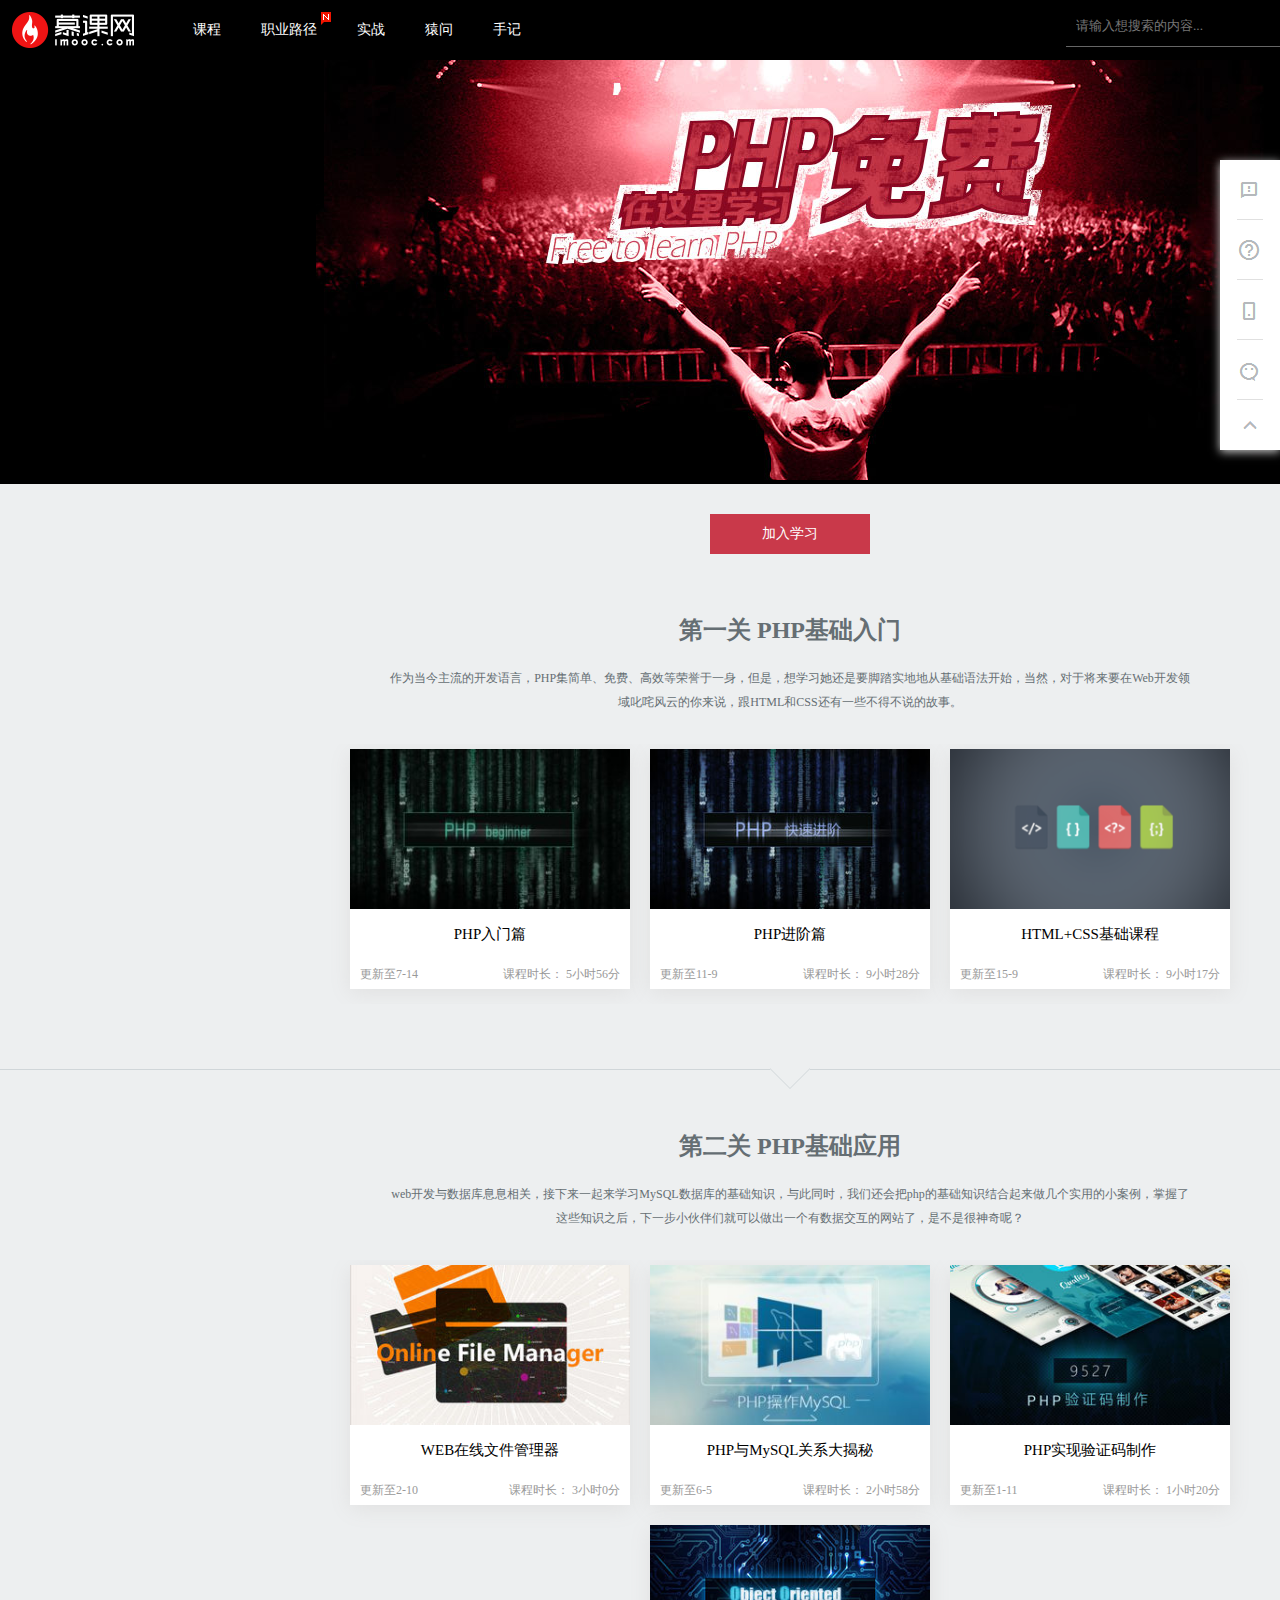
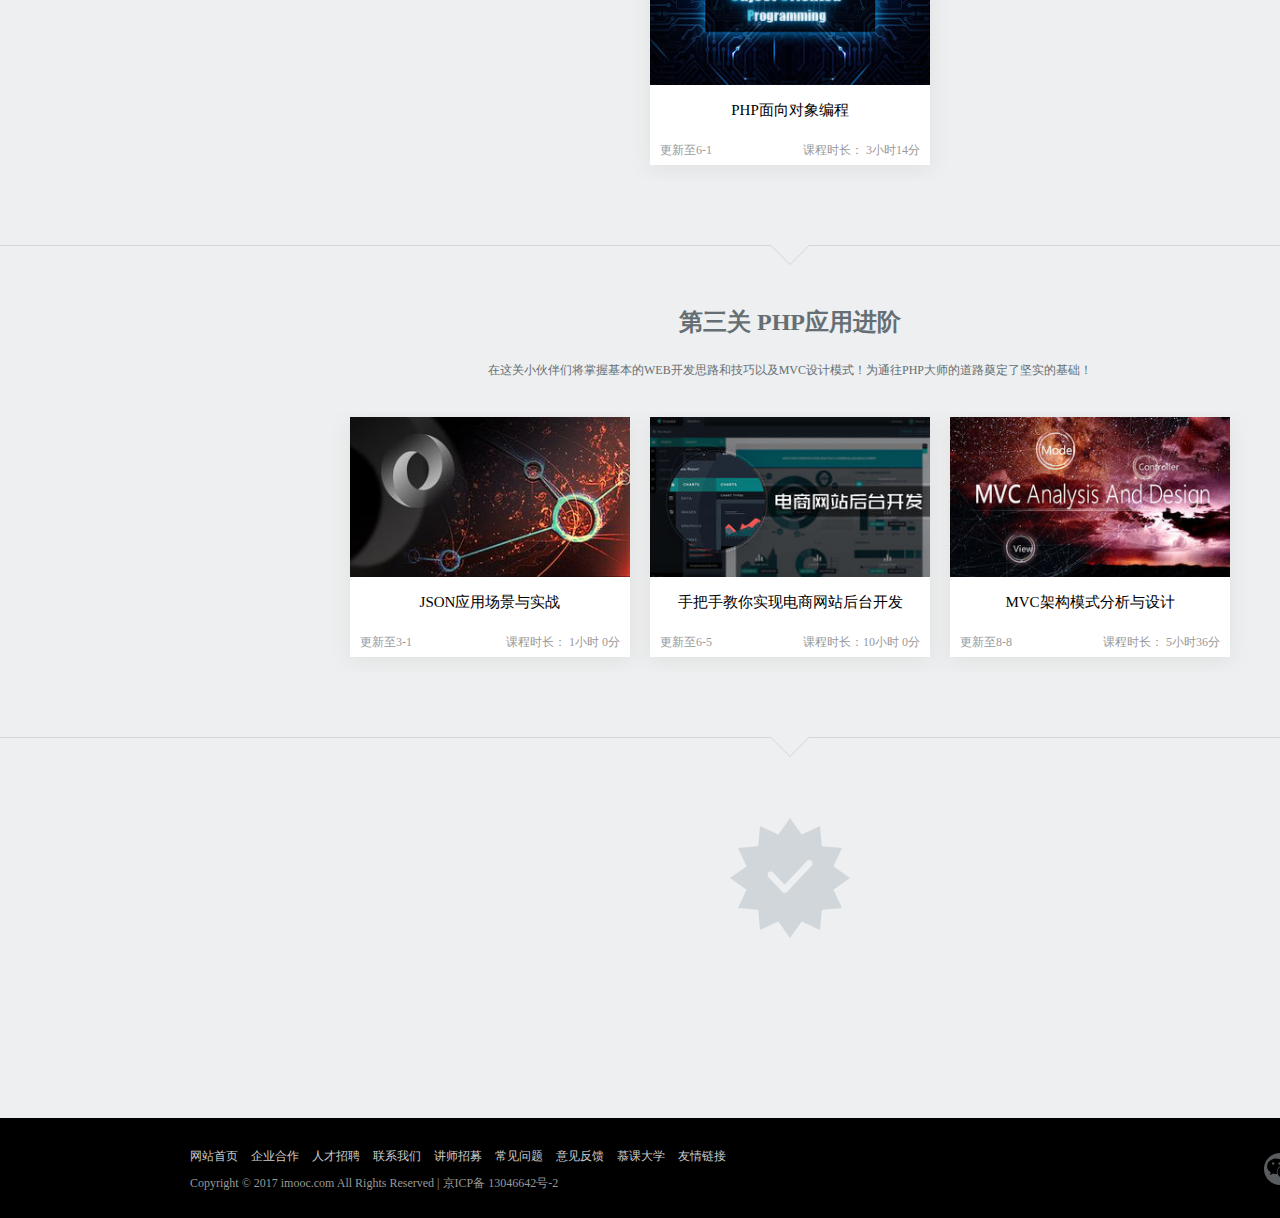
<file: muKeWang/index.html>
<!DOCTYPE html>
<html>
<head>
	<meta charset="utf-8">
	<title>慕课网__郑兆铭作品</title>
	<link rel="stylesheet" href="css/tobo_black.css">
	<link rel="stylesheet" href="css/index.css">
</head>
<body id="body">
	<!-- 侧边栏 -->
	<div class="sidebar">
		<ul>
			<li><a href="yijian.html" target="_blank"><i></i><span>意见反馈</span></a></li>
			<li><a href="shizhankecheng.html" target="_blank"><i></i><span>常见问题</span></a></li>
			<li><a href=""><i></i><span>APP下载</span>
				<div class="sidebar_app"><img src="img/sidebar_app.png" alt="sidebar_app"></div>
			</a></li>
			<li><a href=""><i></i><span>官方微信</span>
				<div class="sidebar_weixin"><img src="img/sidebar_weixin.png" alt="sidebar_app"></div>
			</a></li>
			<li><a href="#body" style="	border:0;"><i></i><span>返回顶部</span></a></li>
		</ul>
	</div>
	<div class="all">
		<!-- 头部 -->
		<div class="header">
			<div class="top_black">
				<div class="top_logo">
					<a href="mukewang.html" target="_blank"><img src="img/logo.png" alt="logo.png"></a>
				</div>
				<ul class="top_ul">
					<li><a href="kecheng.html" target="_blank">课程</a></li>
					<li class="zhiye"><a href="profession.html"  target="_blank">职业路径<span></span></a></li>
					<li><a href="shizhan.html"  target="_blank">实战</a></li>
					<li><a href="yuanwen.html"  target="_blank">猿问</a></li>
					<li><a href="shouji2.html"  target="_blank">手记</a></li>
				</ul>
				<div class="user">
					<ul>
						<li class="shopcar_png"><a class="user_a" href=""><span></span>购物车</a>
							<div class="shopcarbox">
								<b>我的购物车<ins>已加入0门课程</ins></b>
								<div class="shopcar_pic">
									<img src="img/kongche.png" alt="kongche.png">
									<ins>购物车里空空如也</ins>
								</div>
								<div class="shopcar_link">
									<ins>快去这里选购你中意的课程</ins>
									<a href="http://coding.imooc.com/" target="_blank">实战课程</a>
									<a href="http://coding.imooc.com/" target="_blank">职业路径</a>
								</div>

								<div class="dingdan">
									<a href="http://www.imooc.com/user/newlogin" target="_blank">我的订单中心</a>
									<a href="http://order.imooc.com/pay/cart" target="_blank">去购物车</a>
								</div>
							</div>
						</li>
						<li><a href="" class="user_a">登录</a></li>
						<li><a href="" class="user_a">注册</a></li>
					</ul>
				</div>		
				<div class="top_searchbox">
					<div class="top_search">
						<input type="text" class="sea_text" placeholder="请输入想搜索的内容..."/>
						<input type="button" class="sea_but"/>
					</div>
				</div>
					
			</div>
		</div>
		<div class="big_php">
			<img src="img/PHP.jpg" alt="PHP.jpg">
		</div>
		<main>
			<div class="content">
				<div class="con_box">
					<div class="enjoybox">
						<div class="enjoy">
						加入学习
							<a class="enjoy_touch" href="">参加该路径</a>
						</div>
					</div>
					<div class="teach_lal">
						<div class="con_teach">
							<h3>第一关 PHP基础入门</h3>
							<p class="con_teatext">
							作为当今主流的开发语言，PHP集简单、免费、高效等荣誉于一身，但是，想学习她还是要脚踏实地地从基础语法开始，当然，对于将来要在Web开发领域叱咤风云的你来说，跟HTML和CSS还有一些不得不说的故事。
							</p>
							<ul class="ul2">
									<li>
									<div class="box2">
										<img src="img/PHP_1.jpg"/>
										<div class="first">
											<p class="top2">PHP入门篇</p>
											<p class="bottom2">更新至7-14<span>课程时长： 5小时56分</span></p>
										</div>
										<div class="last">
											<p class="top2">3小时轻松帮你快速掌握PHP语言基础知识,为后续PHP进级课程学习打下基础。</p>
											<p class="bottom2">2015-08-17<span>272648人学习</span></p>
										</div>
									</div>
									</li>

									<li>
									<div class="box2">
										<img src="img/PHP_2.jpg"/>
										<div class="first">
											<p class="top2">PHP进阶篇</p>
											<p class="bottom2">更新至11-9<span>课程时长： 9小时28分</span></p>
										</div>
										<div class="last">
											<p class="top2">轻松学习PHP中级课程，进行全面了解</p>
											<p class="bottom2">2017-01-16<span>115149人学习</span></p>
										</div>
									</div>
									</li>

									<li>
									<div class="box2">
										<img src="img/PHP_3.jpg"/>
										<div class="first">
											<p class="top2">HTML+CSS基础课程</p>
											<p class="bottom2">更新至15-9<span>课程时长： 9小时17分</span></p>
										</div>
										<div class="last">
											<p class="top2">8小时带领大家步步深入学习标签的基础知识，掌握各种样式的基本用法。</p>
											<p class="bottom2">2016-04-26<span>625622人学习</span></p>
										</div>
									</div>
									</li>
							</ul>
						</div>
						<div class="dot_down"></div>
					</div>
					<div class="teach_lal">
						<div class="con_teach">
							<h3>第二关 PHP基础应用</h3>
							<p class="con_teatext">
							web开发与数据库息息相关，接下来一起来学习MySQL数据库的基础知识，与此同时，我们还会把php的基础知识结合起来做几个实用的小案例，掌握了这些知识之后，下一步小伙伴们就可以做出一个有数据交互的网站了，是不是很神奇呢？
							</p>
							<ul class="ul2">
									<li>
									<div class="box2">
										<img src="img/PHP_4.jpg"/>
										<div class="first">
											<p class="top2">WEB在线文件管理器</p>
											<p class="bottom2">更新至2-10<span>课程时长： 3小时0分</span></p>
										</div>
										<div class="last">
											<p class="top2">教你掌握文件、目录函数库的应用</p>
											<p class="bottom2">2016-08-05<span>26000人学习</span></p>
										</div>
									</div>
									</li>

									<li>
									<div class="box2">
										<img src="img/PHP_5.jpg"/>
										<div class="first">
											<p class="top2">PHP与MySQL关系大揭秘</p>
											<p class="bottom2">更新至6-5<span>课程时长： 2小时58分</span></p>
										</div>
										<div class="last">
											<p class="top2">让我们一起走上探秘之旅，找寻php和mysql恋爱的真谛</p>
											<p class="bottom2">2015-07-31<span>54237人学习</span></p>
										</div>
									</div>
									</li>

									<li>
									<div class="box2">
										<img src="img/PHP_6.jpg"/>
										<div class="first">
											<p class="top2">PHP实现验证码制作</p>
											<p class="bottom2">更新至1-11<span>课程时长： 1小时20分</span></p>
										</div>
										<div class="last">
											<p class="top2">各种形态验证码核心原理与实现技巧</p>
											<p class="bottom2">2016-08-05<span>28044人学习</span></p>
										</div>
									</div>
									</li>

									<li style="margin-left: 335px;">
									<div class="box2">
										<img src="img/PHP_7.jpg"/>
										<div class="first">
											<p class="top2">PHP面向对象编程</p>
											<p class="bottom2">更新至6-1<span>课程时长： 3小时14分</span></p>
										</div>
										<div class="last">
											<p class="top2">从容应对面试官的知识宝典</p>
											<p class="bottom2">2016-05-05<span>49285人学习</span></p>
										</div>
									</div>
									</li>
							</ul>
						</div>
						<div class="dot_down"></div>
					</div>
					<div class="teach_lal">
						<div class="con_teach">
							<h3>第三关 PHP应用进阶</h3>
							<p class="con_teatext">
							在这关小伙伴们将掌握基本的WEB开发思路和技巧以及MVC设计模式！为通往PHP大师的道路奠定了坚实的基础！
							</p>
							<ul class="ul2">
									<li>
									<div class="box2">
										<img src="img/PHP_8.jpg"/>
										<div class="first">
											<p class="top2">JSON应用场景与实战</p>
											<p class="bottom2">更新至3-1<span>课程时长： 1小时 0分</span></p>
										</div>
										<div class="last">
											<p class="top2">你还不知道JSON吗，快快加入我们吧。</p>
											<p class="bottom2">2016-07-11<span>52063人学习</span></p>
										</div>
									</div>
									</li>

									<li>
									<div class="box2">
										<img src="img/PHP_9.jpg"/>
										<div class="first">
											<p class="top2">手把手教你实现电商网站后台开发</p>
											<p class="bottom2">更新至6-5<span>课程时长：10小时 0分</span></p>
										</div>
										<div class="last">
											<p class="top2">手把手教你用PHP搭建电子商务平台！</p>
											<p class="bottom2">2016-08-05<span>83159人学习</span></p>
										</div>
									</div>
									</li>

									<li>
									<div class="box2">
										<img src="img/PHP_10.jpg"/>
										<div class="first">
											<p class="top2">MVC架构模式分析与设计</p>
											<p class="bottom2">更新至8-8<span>课程时长： 5小时36分</span></p>
										</div>
										<div class="last">
											<p class="top2">由浅入深带您实现人生第一个MVC框架</p>
											<p class="bottom2">2016-04-08<span>57513人学习</span></p>
										</div>
									</div>
									</li>
							</ul>
						</div>
						<div class="dot_down"></div>
					</div>
				</div>

				<div class="cilun">
					<img src="img/cilun.png" alt="cilun.png">
				</div>
			</div>
		<!-- 底部 -->
		<div class="bottombox">
			<div class="bottom">
				<div class="bottom_le">
					<p>
						<a href="http://www.imooc.com/" target="_blank">网站首页</a>
						<a href="http://www.imooc.com/about/cooperate"  target="_blank">企业合作</a>
						<a href="http://www.imooc.com/about/job" target="_blank">人才招聘</a>
						<a href="http://www.imooc.com/about/contact" target="_blank">联系我们</a>
						<a href="http://www.imooc.com/about/recruit" target="_blank">讲师招募</a>
						<a href="http://www.imooc.com/about/faq" target="_blank">常见问题</a>
						<a href="http://www.imooc.com/user/feedback" target="_blank">意见反馈</a>
						<a href="http://daxue.imooc.com/" target="_blank">慕课大学</a>
						<a href="http://www.imooc.com/about/friendly" target="_blank">友情链接</a>
					</p>
					<p style="color:#999">
						Copyright © 2017 imooc.com All Rights Reserved | 京ICP备 13046642号-2
					</p>
				</div>
				<div class="bottom_ri">
					<a href="" class="weixin_black" title="微信">
						<div class="erweima"></div>
					</a>
					<a href="http://user.qzone.qq.com/1059809142/" class="weibo_black" target="_blank" title="QQ空间"></a>
					<a href="http://weibo.com/u/3306361973" class="qq_black" target="_blank" title="微博"></a>
				</div>
			</div>
		</div>
	</div>
</body>
</html>
</file>
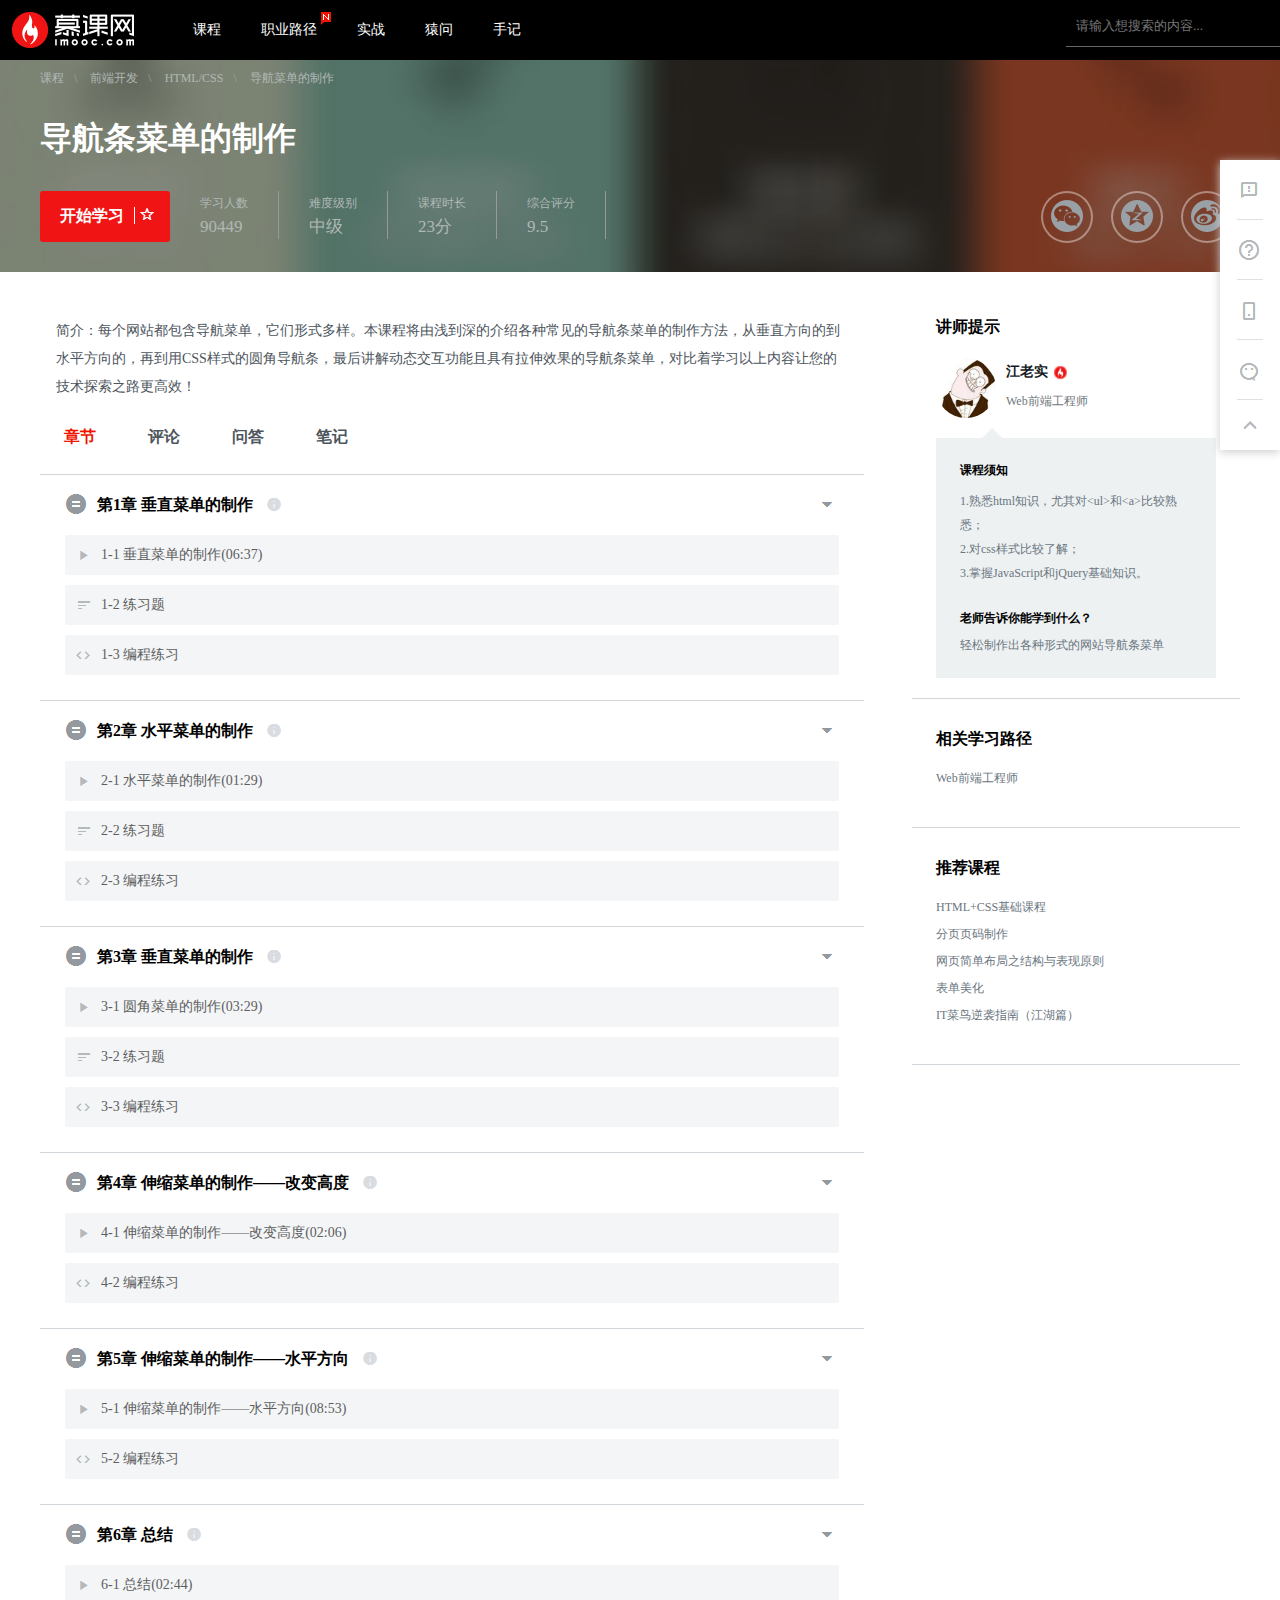
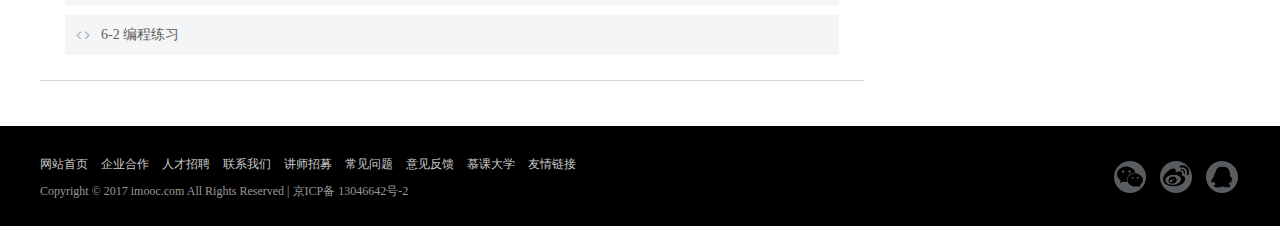
<file: muKeWang/daohanglan.html>
<!DOCTYPE html>
<html>
<head>
	<meta charset="utf-8">
	<title>导航条菜单的制作-慕课网</title>
	<link rel="stylesheet" href="css/tobo_black.css">
	<link rel="stylesheet" href="css/daohanglan.css">
</head>
<body>
	<!-- 侧边栏 -->
	<div class="sidebar">
		<ul>
			<li><a href="yijian.html" target="_blank"><i></i><span>意见反馈</span></a></li>
			<li><a href="shizhankecheng.html" target="_blank"><i></i><span>常见问题</span></a></li>
			<li><a href=""><i></i><span>APP下载</span>
				<div class="sidebar_app"><img src="img/sidebar_app.png" alt="sidebar_app"></div>
			</a></li>
			<li><a href=""><i></i><span>官方微信</span>
				<div class="sidebar_weixin"><img src="img/sidebar_weixin.png" alt="sidebar_app"></div>
			</a></li>
			<li><a href="#body" style="	border:0;"><i></i><span>返回顶部</span></a></li>
		</ul>
	</div>
	<div class="all">
	<!-- 头部 -->
		<div class="header">
			<div class="top_black">
				<div class="top_logo">
					<a href="mukewang.html" target="_blank"><img src="img/logo.png" alt="logo.png"></a>
				</div>
				<ul class="top_ul">
					<li><a href="kecheng.html" target="_blank">课程</a></li>
					<li class="zhiye"><a href="profession.html"  target="_blank">职业路径<span></span></a></li>
					<li><a href="shizhan.html"  target="_blank">实战</a></li>
					<li><a href="yuanwen.html"  target="_blank">猿问</a></li>
					<li><a href="shouji2.html"  target="_blank">手记</a></li>
				</ul>
				<div class="user">
					<ul>
						<li class="shopcar_png"><a class="user_a" href=""><span></span>购物车</a>
							<div class="shopcarbox">
								<b>我的购物车<ins>已加入0门课程</ins></b>
								<div class="shopcar_pic">
									<img src="img/kongche.png" alt="kongche.png">
									<ins>购物车里空空如也</ins>
								</div>
								<div class="shopcar_link">
									<ins>快去这里选购你中意的课程</ins>
									<a href="http://coding.imooc.com/" target="_blank">实战课程</a>
									<a href="http://coding.imooc.com/" target="_blank">职业路径</a>
								</div>

								<div class="dingdan">
									<a href="http://www.imooc.com/user/newlogin" target="_blank">我的订单中心</a>
									<a href="http://order.imooc.com/pay/cart" target="_blank">去购物车</a>
								</div>
							</div>
						</li>
						<li><a href="" class="user_a">登录</a></li>
						<li><a href="" class="user_a">注册</a></li>
					</ul>
				</div>		
				<div class="top_searchbox">
					<div class="top_search">
						<input type="text" class="sea_text" placeholder="请输入想搜索的内容..."/>
						<input type="button" class="sea_but"/>
					</div>
				</div>
					
			</div>
		</div>
		<!-- 主体内容 -->	
		<div class="boddy">
			<!-- 背景 -->
			<div class="banner">
				<!-- 背景透明 -->
				<div class="banner_op"></div>
				<!-- 横幅内容 -->
				<div class="banner_con">
					<div class="pa">
							<a href="http://www.imooc.com/course/list">课程</a><span>\</span>
							<a href="http://www.imooc.com/course/list?c=fe">前端开发</a><span>\</span>
							<a href="http://www.imooc.com/course/list?c=html">HTML/CSS</a><span>\</span>
							<a href="http://www.imooc.com/learn/6">导航菜单的制作</a>
					</div>
					<h1>导航条菜单的制作</h1>
					<div class="xuexi">
						<div class="start_text">
							<a class="start" href=""><b>开始学习</b></a>
							<img src="img/xing.png" alt="xing.png">
						</div>
						<ul class="start_ui">
							<li>
								<p class="start_uip">学习人数</p>
								<span class="start_uisp">90449</span>
							</li>
							<li>
								<p class="start_uip">难度级别</p>
								<span class="start_uisp">中级</span>
							</li>
							<li>
								<p class="start_uip">课程时长</p>
								<span class="start_uisp">23分</span>
							</li>
							<li>
								<p class="start_uip">综合评分</p>
								<span class="start_uisp">9.5</span>
							</li>
						</ul>
						<div class="xiaolg">
							<a class="wx" href="">
								<div class="fenxiang">
									分享即可+1积分
								</div>
							</a>
							<a class="wx" href="">
								<div class="fenxiang">
									分享即可+1积分
								</div>
							</a>
							<a class="wx" href="">
								<div class="fenxiang">
									分享即可+1积分
								</div>
							</a>
						</div>
					</div>
				</div>
			</div>
			<!-- 内容区域 -->
			<div class="dhlcont">
				<div class="dhl_le">
					<div class="jianjie">
						简介：每个网站都包含导航菜单，它们形式多样。本课程将由浅到深的介绍各种常见的导航条菜单的制作方法，从垂直方向的到水平方向的，再到用CSS样式的圆角导航条，最后讲解动态交互功能且具有拉伸效果的导航条菜单，对比着学习以上内容让您的技术探索之路更高效！
					</div>
					<div class="menu">
						<a href="http://www.imooc.com/learn/6">章节</a>
						<a href="http://www.imooc.com/comment/6">评论</a>
						<a href="http://www.imooc.com/qa/6/t/1?page=1">问答</a>
						<a href="http://www.imooc.com/note/6?sort=last&page=1">笔记</a>
					</div>
					<ul class="jc_nav">
						<li>
							<a class="jc_navtop" href="">
								<i></i>
								<b>第1章 垂直菜单的制作</b>
								<ins>
									<div class="tishi">
									用无序列表标签构建菜单结构并对垂直菜单的样式进行设置。
									</div>
								</ins>
								<strong></strong>
							</a>
							<a class="shipin" href="http://www.imooc.com/video/42">
								<i class="shipin_i i_pic"></i>
								1-1 垂直菜单的制作(06:37)
								<button class="xuexi_button">开始学习</button>
							</a>
							<a class="shipin" href="http://www.imooc.com/ceping/70">
								<i class="shipin_i lx_pic"></i>
								1-2 练习题
								<button class="xuexi_button">开始学习</button>
							</a>
							<a class="shipin" href="http://www.imooc.com/code/1721">
								<i class="shipin_i zy_pic"></i>
								1-3 编程练习
								<button class="xuexi_button">开始学习</button>
							</a>
						</li>
						<li>
							<a class="jc_navtop" href="">
								<i></i>
								<b>第2章 水平菜单的制作</b>
								<ins>
									<div class="tishi">
									本章教您只需通过一个属性的简单设置就轻松的将垂直菜单转变为水平菜单。	
									</div>
								</ins>
								<strong></strong>
							</a>
							<a class="shipin" href="http://www.imooc.com/video/66">
								<i class="shipin_i i_pic"></i>
								2-1 水平菜单的制作(01:29)
								<button class="xuexi_button">开始学习</button>
							</a>
							<a class="shipin" href="http://www.imooc.com/ceping/69">
								<i class="shipin_i lx_pic"></i>
								2-2 练习题
								<button class="xuexi_button">开始学习</button>
							</a>
							<a class="shipin" href="http://www.imooc.com/code/1722">
								<i class="shipin_i zy_pic"></i>
								2-3 编程练习
								<button class="xuexi_button">开始学习</button>
							</a>
						</li>
						<li>
							<a class="jc_navtop" href="">
								<i></i>
								<b>第3章 垂直菜单的制作</b>
								<ins>
									<div class="tishi">
									用无序列表标签构建菜单结构并对垂直菜单的样式进行设置。
									</div>
								</ins>
								<strong></strong>
							</a>
							<a class="shipin" href="http://www.imooc.com/video/42">
								<i class="shipin_i i_pic"></i>
								3-1 圆角菜单的制作(03:29)
								<button class="xuexi_button">开始学习</button>
							</a>
							<a class="shipin" href="http://www.imooc.com/ceping/71">
								<i class="shipin_i lx_pic"></i>
								3-2 练习题
								<button class="xuexi_button">开始学习</button>
							</a>
							<a class="shipin" href="http://www.imooc.com/code/1723">
								<i class="shipin_i zy_pic"></i>
								3-3 编程练习
								<button class="xuexi_button">开始学习</button>
							</a>
						</li>
						<li>
							<a class="jc_navtop" href="">
								<i></i>
								<b>第4章 伸缩菜单的制作——改变高度</b>
								<ins>
									<div class="tishi">
									用无序列表标签构建菜单结构并对垂直菜单的样式进行设置。
									</div>
								</ins>
								<strong></strong>
							</a>
							<a class="shipin" href="http://www.imooc.com/video/42">
								<i class="shipin_i i_pic"></i>
								4-1 伸缩菜单的制作——改变高度(02:06)
								<button class="xuexi_button">开始学习</button>
							</a>
							<a class="shipin" href="http://www.imooc.com/code/1734">
								<i class="shipin_i zy_pic"></i>
								4-2 编程练习
								<button class="xuexi_button">开始学习</button>
							</a>
						</li>
						<li>
							<a class="jc_navtop" href="">
								<i></i>
								<b>第5章 伸缩菜单的制作——水平方向</b>
								<ins>
									<div class="tishi">
									用无序列表标签构建菜单结构并对垂直菜单的样式进行设置。
									</div>
								</ins>
								<strong></strong>
							</a>
							<a class="shipin" href="http://www.imooc.com/video/42">
								<i class="shipin_i i_pic"></i>
								5-1 伸缩菜单的制作——水平方向(08:53)
								<button class="xuexi_button">开始学习</button>
							</a>
							<a class="shipin" href="http://www.imooc.com/code/1736">
								<i class="shipin_i zy_pic"></i>
								5-2 编程练习
								<button class="xuexi_button">开始学习</button>
							</a>
						</li>
						<li>
							<a class="jc_navtop" href="">
								<i></i>
								<b>第6章 总结</b>
								<ins>
									<div class="tishi">
									对案例所实现的各类导航条菜单的关键知识点进行复习巩固！
									</div>
								</ins>
								<strong></strong>
							</a>
							<a class="shipin" href="http://www.imooc.com/video/42">
								<i class="shipin_i i_pic"></i>
								6-1 总结(02:44)
								<button class="xuexi_button">开始学习</button>
							</a>
							<a class="shipin" href="http://www.imooc.com/code/1737">
								<i class="shipin_i zy_pic"></i>
								6-2 编程练习
								<button class="xuexi_button">开始学习</button>
							</a>
						</li>
					</ul>
				</div>
				<div class="dhl_ri">
					<div class="ri_linx">
						<h4>讲师提示</h4>
						<div class="jiangshi">
							<img src="img/laoshiren.jpg" alt="laoshiren.jpg">
							<div class="info">
								<p>
									<a href="http://www.imooc.com/u/100203/courses?sort=publish" target="_blank">江老实</a>
									<i></i>
								</p>
								<span>Web前端工程师</span>
							</div>
						</div>
						<div class="xuzhi">
							<dl style="margin-bottom: 25px;">
								<i class="up"></i>
								<dt>课程须知</dt>
								<dd>
									<p>1.熟悉html知识，尤其对&lt;ul&gt;和&lt;a&gt;比较熟悉； </p>
									<p>2.对css样式比较了解； </p>
									<p>3.掌握JavaScript和jQuery基础知识。</p>
								</dd>
							</dl>
							<dl>
								<dt>老师告诉你能学到什么？</dt>
								<dd>
									轻松制作出各种形式的网站导航条菜单
								</dd>
							</span>
						</div>
					</div>
					<div class="ri_linx">
						<div class="xiangguan">
							<h4>相关学习路径</h4>
							<a href="http://www.imooc.com/course/programdetail/pid/32" target="_blank">Web前端工程师</a>
						</div>
					</div>
					<div class="ri_linx">
						<div class="xiangguan bolin">
							<h4>推荐课程</h4>
							<p><a href="http://www.imooc.com/learn/9" target="_blank">HTML+CSS基础课程</a>
							</p>
							<p><a href="http://www.imooc.com/learn/15" target="_blank">分页页码制作</a>
							</p>
							<p><a href="http://www.imooc.com/learn/20" target="_blank">网页简单布局之结构与表现原则</a>
							</p>
							<p><a href="http://www.imooc.com/learn/42" target="_blank">表单美化</a>
							</p>
							<p><a href="http://www.imooc.com/learn/48" target="_blank">IT菜鸟逆袭指南（江湖篇）</a>
							</p>
						</div>
					</div>
				</div>
			</div>
		</div>

		<!-- 底部 -->
		<div class="bottombox">
			<div class="bottom">
				<div class="bottom_le">
					<p>
						<a href="http://www.imooc.com/" target="_blank">网站首页</a>
						<a href="http://www.imooc.com/about/cooperate"  target="_blank">企业合作</a>
						<a href="http://www.imooc.com/about/job" target="_blank">人才招聘</a>
						<a href="http://www.imooc.com/about/contact" target="_blank">联系我们</a>
						<a href="http://www.imooc.com/about/recruit" target="_blank">讲师招募</a>
						<a href="http://www.imooc.com/about/faq" target="_blank">常见问题</a>
						<a href="http://www.imooc.com/user/feedback" target="_blank">意见反馈</a>
						<a href="http://daxue.imooc.com/" target="_blank">慕课大学</a>
						<a href="http://www.imooc.com/about/friendly" target="_blank">友情链接</a>
					</p>
					<p style="color:#999">
						Copyright © 2017 imooc.com All Rights Reserved | 京ICP备 13046642号-2
					</p>
				</div>
				<div class="bottom_ri">
					<a href="" class="weixin_black" title="微信">
						<div class="erweima"></div>
					</a>
					<a href="http://user.qzone.qq.com/1059809142/" class="weibo_black" target="_blank" title="QQ空间"></a>
					<a href="http://weibo.com/u/3306361973" class="qq_black" target="_blank" title="微博"></a>
				</div>
			</div>
		</div>
	</div>
</body>
</html>
</file>
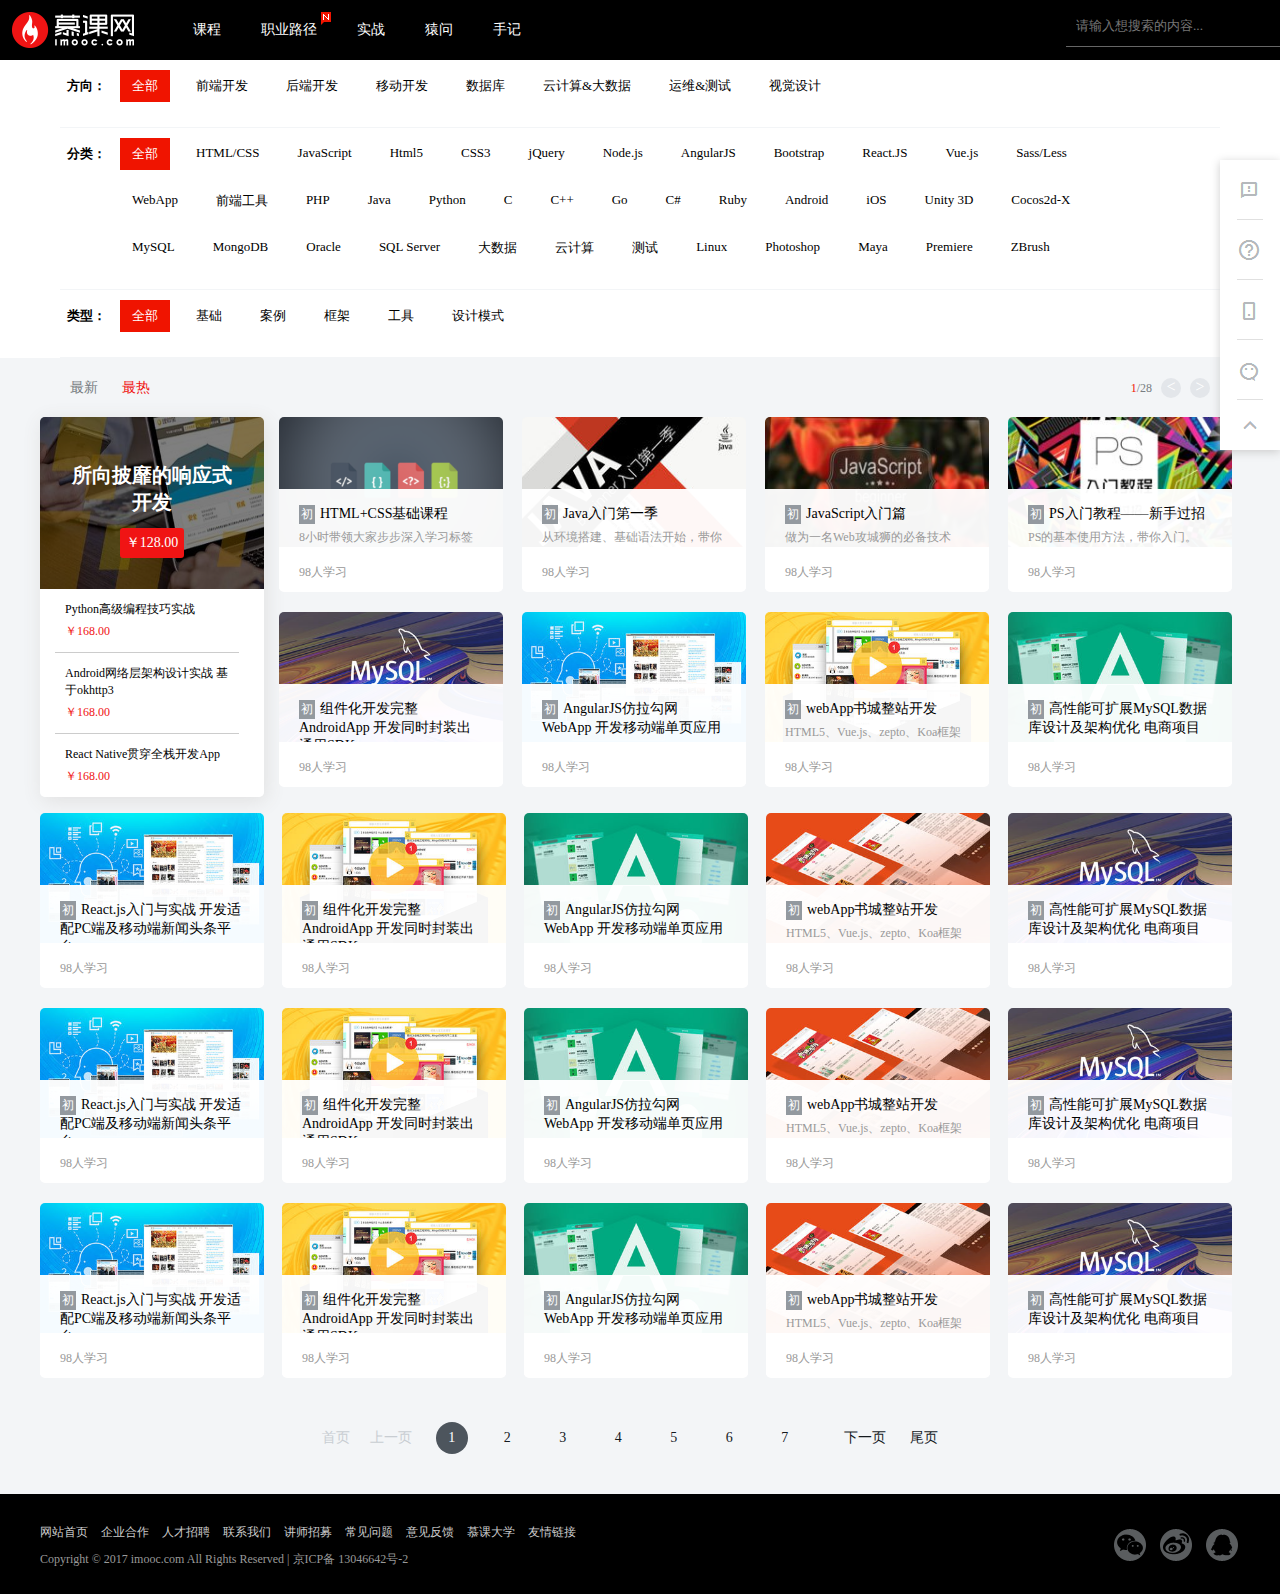
<file: muKeWang/kecheng.html>
<!DOCTYPE html>
<html>
<head>
	<meta charset="utf-8">
	<title>实战开发课程_IT培训精品课程_慕课网课程</title>
	<link rel="stylesheet" href="css/tobo_black.css">
	<link rel="stylesheet" href="css/kecheng.css">
	<link rel="stylesheet" href="css/shizhan.css">
	<link rel="stylesheet" href="css/yuanwen.css">
</head>
<body id="body">
	<!-- 侧边栏 -->
	<div class="sidebar">
		<ul>
			<li><a href="yijian.html" target="_blank"><i></i><span>意见反馈</span></a></li>
			<li><a href="shizhankecheng.html" target="_blank"><i></i><span>常见问题</span></a></li>
			<li><a href=""><i></i><span>APP下载</span>
				<div class="sidebar_app"><img src="img/sidebar_app.png" alt="sidebar_app"></div>
			</a></li>
			<li><a href=""><i></i><span>官方微信</span>
				<div class="sidebar_weixin"><img src="img/sidebar_weixin.png" alt="sidebar_app"></div>
			</a></li>
			<li><a href="#body" style="	border:0;"><i></i><span>返回顶部</span></a></li>
		</ul>
	</div>
	<!-- 头部 -->
		<div class="header">
			<div class="top_black">
				<div class="top_logo">
					<a href="mukewang.html" target="_blank"><img src="img/logo.png" alt="logo.png"></a>
				</div>
				<ul class="top_ul">
					<li><a href="kecheng.html" target="_blank">课程</a></li>
					<li class="zhiye"><a href="profession.html"  target="_blank">职业路径<span></span></a></li>
					<li><a href="shizhan.html"  target="_blank">实战</a></li>
					<li><a href="yuanwen.html"  target="_blank">猿问</a></li>
					<li><a href="shouji2.html"  target="_blank">手记</a></li>
				</ul>
				<div class="user">
					<ul>
						<li class="shopcar_png"><a class="user_a" href=""><span></span>购物车</a>
							<div class="shopcarbox">
								<b>我的购物车<ins>已加入0门课程</ins></b>
								<div class="shopcar_pic">
									<img src="img/kongche.png" alt="kongche.png">
									<ins>购物车里空空如也</ins>
								</div>
								<div class="shopcar_link">
									<ins>快去这里选购你中意的课程</ins>
									<a href="http://coding.imooc.com/" target="_blank">实战课程</a>
									<a href="http://coding.imooc.com/" target="_blank">职业路径</a>
								</div>

								<div class="dingdan">
									<a href="http://www.imooc.com/user/newlogin" target="_blank">我的订单中心</a>
									<a href="http://order.imooc.com/pay/cart" target="_blank">去购物车</a>
								</div>
							</div>
						</li>
						<li><a href="" class="user_a">登录</a></li>
						<li><a href="" class="user_a">注册</a></li>
					</ul>
				</div>		
				<div class="top_searchbox">
					<div class="top_search">
						<input type="text" class="sea_text" placeholder="请输入想搜索的内容..."/>
						<input type="button" class="sea_but"/>
					</div>
				</div>
					
			</div>
		</div>
		<!-- 主体内容 -->	
		<main>
			<div class="kclist_bg">
				<div class="kclist">
					<div class="kcfangxiang">
					<b>方向：</b>
						<div class="ul_box">
							<ul>
								<li><a href="http://www.imooc.com/course/list" style="background: #F01400;color:#fff;">全部</a></li>
								<li><a href="http://www.imooc.com/course/list?c=fe">前端开发</a></li>
								<li><a href="http://www.imooc.com/course/list?c=be">后端开发</a></li>
								<li><a href="http://www.imooc.com/course/list?c=mobile">移动开发</a></li>
								<li><a href="http://www.imooc.com/course/list?c=data">数据库</a></li>
								<li><a href="http://www.imooc.com/course/list?c=cb">云计算&大数据</a></li>
								<li><a href="http://www.imooc.com/course/list?c=op">运维&测试</a></li>
								<li><a href="http://www.imooc.com/course/list?c=ui">视觉设计</a></li>
							</ul>
						</div>
					</div>
					<div class="kcfenlei">
						<b>分类：</b>
						<div class="ul_box">
							<ul>
								<li><a href="http://www.imooc.com/course/list" style="background: #F01400;color:#fff;">全部</a></li>
								<li><a href="http://www.imooc.com/course/list?c=html">HTML/CSS</a></li>
								<li><a href="http://www.imooc.com/course/list?c=javascript">JavaScript</a></li>
								<li><a href="http://www.imooc.com/course/list?c=html5">Html5</a></li>
								<li><a href="http://www.imooc.com/course/list?c=CSS3">CSS3</a></li>
								<li><a href="http://www.imooc.com/course/list?c=jquery">jQuery</a></li>
								<li><a href="http://www.imooc.com/course/list?c=nodejs">Node.js</a></li>
								<li><a href="http://www.imooc.com/course/list?c=angularjs">AngularJS</a></li>
								<li><a href="http://www.imooc.com/course/list?c=bootstrap">Bootstrap</a></li>
								<li><a href="http://www.imooc.com/course/list?c=Reactjs">React.JS</a></li>
								<li><a href="http://www.imooc.com/course/list?c=vuejs">Vue.js</a></li>
								<li><a href="http://www.imooc.com/course/list?c=sassless">Sass/Less</a></li>
							</ul>
							<ul>
								<li><a href="http://www.imooc.com/course/list?c=webapp">WebApp</a></li>
								<li><a href="http://www.imooc.com/course/list?c=fetool">前端工具</a></li>
								<li><a href="http://www.imooc.com/course/list?c=php">PHP</a></li>
								<li><a href="http://www.imooc.com/course/list?c=java">Java</a></li>
								<li><a href="http://www.imooc.com/course/list?c=python">Python</a></li>
								<li><a href="http://www.imooc.com/course/list?c=C">C</a></li>
								<li><a href="http://www.imooc.com/course/list?c=C+puls+puls">C++</a></li>
								<li><a href="http://www.imooc.com/course/list?c=Go">Go</a></li>
								<li><a href="http://www.imooc.com/course/list?c=C%23">C#</a></li>
								<li><a href="http://www.imooc.com/course/list?c=ruby">Ruby</a></li>
								<li><a href="http://www.imooc.com/course/list?c=android">Android</a></li>
								<li><a href="http://www.imooc.com/course/list?c=ios">iOS</a></li>
								<li><a href="http://www.imooc.com/course/list?c=Unity+3D">Unity 3D</a></li>
								<li><a href="http://www.imooc.com/course/list?c=Cocos2d-x">Cocos2d-X</a></li>

							</ul>
							<ul>
								<li><a href="http://www.imooc.com/course/list?c=mysql">MySQL</a></li>
								<li><a href="http://www.imooc.com/course/list?c=mongodb">MongoDB</a></li>
								<li><a href="http://www.imooc.com/course/list?c=Oracle">Oracle</a></li>
								<li><a href="http://www.imooc.com/course/list?c=SQL+Server">SQL Server</a></li>
								<li><a href="http://www.imooc.com/course/list?c=%E5%A4%A7%E6%95%B0%E6%8D%AE">大数据</a></li>
								<li><a href="http://www.imooc.com/course/list?c=cloudcomputing">云计算</a></li>
								<li><a href="http://www.imooc.com/course/list?c=test">测试</a></li>
								<li><a href="http://www.imooc.com/course/list?c=linux">Linux</a></li>
								<li><a href="#">Photoshop</a></li>
								<li><a href="#">Maya</a></li>
								<li><a href="#">Premiere</a></li>
								<li><a href="#">ZBrush</a></li>
							</ul>
						</div>
					</div>
					<div class="kcleixing" style="margin:0;">
						<b>类型：</b>
						<div class="ul_box">
							<ul>
								<li><a href="http://www.imooc.com/course/list" style="background: #F01400;color:#fff;">全部</a></li>
								<li><a href="http://www.imooc.com/course/list?type=1">基础</a></li>
								<li><a href="http://www.imooc.com/course/list?type=2">案例</a></li>
								<li><a href="http://www.imooc.com/course/list?type=3">框架</a></li>
								<li><a href="http://www.imooc.com/course/list?type=4">工具</a></li>
								<li><a href="http://www.imooc.com/course/list?type=6">设计模式</a></li>
							</ul>
						</div>
					</div>
				</div>
			</div>
			
			<div class="kc_contbg">
				<div class="kc_cont">
					<div class="kc_top">
						<a href="http://www.imooc.com/course/list?sort=last">最新</a>
						<a href="http://www.imooc.com/course/list?sort=last">最热</a>
						<div class="kc_topri">
							<span><ins>1</ins>/28</span>
							<b><</b>
							<b>></b>
						</div>
					</div>
					<div class="kc_midd">
						<div class="kc_middl">
							<a href="http://coding.imooc.com/class/50.html" target="_blank">
								<div class="kc_middlto">
									<img src="img/kc_middl.jpg" alt="kc_middl.jpg">
									<div class="kc_mask">
										<h2>所向披靡的响应式开发</h2>
										<span>￥128.00</span>
									</div>
								</div>
							</a>
							<div class="kc_middlbo">
								<ul>
									<li>
										<p><a href="http://coding.imooc.com/class/62.html" target="_blank">Python高级编程技巧实战</a></p>
										<span>￥168.00</span>
									</li>

									<li>
										<p><a href="http://coding.imooc.com/class/70.html" target="_blank">Android网络层架构设计实战  基于okhttp3</a></p>
										<span>￥168.00</span>
									</li>

									<li>
										<p><a href="http://coding.imooc.com/class/56.html" target="_blank">React Native贯穿全栈开发App</a></p>
										<span>￥168.00</span>
									</li>
								</ul>
							</div>
						</div>
						<div class="kc_middr">
							<ul class="ke_lid">
								<li>
									<a href="daohanglan.html" target="_blank">
										<div class="box">
										<div class="text">
										<p class="top"><span>初</span>HTML+CSS基础课程</p>
										<p class="content">8小时带领大家步步深入学习标签</p>
										</div>
										<div class="math"><span class="peo2">98人学习</span></p></div>
										</div>
									</a> 
								</li>
								<li>
									<a href="http://www.imooc.com/learn/85" target="_blank">
										<div class="box">
										<div class="text">
										<p class="top"><span>初</span>Java入门第一季</p>
										<p class="content">从环境搭建、基础语法开始，带你入门</p>
										</div>
										<div class="math"><span class="peo2">98人学习</span></p></div>
										</div> 
									</a>
								</li>
								<li>
									<a href="http://www.imooc.com/learn/36" target="_blank">
										<div class="box">
										<div class="text">
										<p class="top"><span>初</span>JavaScript入门篇</p>
										<p class="content">做为一名Web攻城狮的必备技术</p>
										</div>
										<div class="math"><span class="peo2">98人学习</span></p></div>
										</div>
									</a>
								</li>
								<li style="margin-right:0px">
									<a href="http://www.imooc.com/learn/139" target="_blank">
										<div class="box">
										<div class="text">
										<p class="top"><span>初</span>PS入门教程——新手过招</p>
										<p class="content">PS的基本使用方法，带你入门。</p>
										</div>
										<div class="math"><span class="peo2">98人学习</span></p></div>
										</div>
									</a>  
								</li>
								<li>
									<div class="box">
									<div class="text">
									<p class="top"><span>初</span>组件化开发完整AndroidApp   开发同时封装出通用SDK</p>
									<p class="content">以组件化方式从0打造一个完整的Android App，积累到完整的项目成型经验</p>
									</div>
									<div class="math"><span class="peo2">98人学习</span></p></div>
									</div> 
								</li>
								<li>
									<div class="box">
									<div class="text">
									<p class="top"><span>初</span>AngularJS仿拉勾网WebApp  开发移动端单页应用</p>
									<p class="content">基于AngularJS，仿拉勾网开发一个招聘类的移动端单页应用</p>
									</div>
									<div class="math"><span class="peo2">98人学习</span></p></div>
									</div> 
								</li>
								<li>
									<div class="box">
									<div class="text">
									<p class="top"><span>初</span>webApp书城整站开发</p>
									<p class="content">HTML5、Vue.js、zepto、Koa框架综合运用</p>
									</div>
									<div class="math"><span class="peo2">98人学习</span></p></div>
									</div> 
								</li>
								<li style="margin-right:0px">
									<div class="box">
									<div class="text">
									<p class="top"><span>初</span>高性能可扩展MySQL数据库设计及架构优化 电商项目</p>
									<p class="content">从基础设计入手，设计高性能可扩展的千万级数据库架构</p>
									</div>
									<div class="math"><span class="peo2">98人学习</span></p></div>
									</div>  
								</li>
							</ul>
						</div>
					</div>
					<ul class="ke_lid">
						<li>
							<div class="box">
							<div class="text">
							<p class="top"><span>初</span>React.js入门与实战   开发适配PC端及移动端新闻头条平台</p>
							<p class="content">跟随Facebook的脚步，从入门开始，学习领悟React.js不同的开发</p>
							</div>
							<div class="math"><span class="peo2">98人学习</span></p></div>
							</div> 
						</li>
						<li>
							<div class="box">
							<div class="text">
							<p class="top"><span>初</span>组件化开发完整AndroidApp   开发同时封装出通用SDK</p>
							<p class="content">以组件化方式从0打造一个完整的Android App，积累到完整的项目成型经验</p>
							</div>
							<div class="math"><span class="peo2">98人学习</span></p></div>
							</div> 
						</li>
						<li>
							<div class="box">
							<div class="text">
							<p class="top"><span>初</span>AngularJS仿拉勾网WebApp  开发移动端单页应用</p>
							<p class="content">基于AngularJS，仿拉勾网开发一个招聘类的移动端单页应用</p>
							</div>
							<div class="math"><span class="peo2">98人学习</span></p></div>
							</div> 
						</li>
						<li>
							<div class="box">
							<div class="text">
							<p class="top"><span>初</span>webApp书城整站开发</p>
							<p class="content">HTML5、Vue.js、zepto、Koa框架综合运用</p>
							</div>
							<div class="math"><span class="peo2">98人学习</span></p></div>
							</div> 
						</li>
						<li style="margin-right:0px">
							<div class="box">
							<div class="text">
							<p class="top"><span>初</span>高性能可扩展MySQL数据库设计及架构优化 电商项目</p>
							<p class="content">从基础设计入手，设计高性能可扩展的千万级数据库架构</p>
							</div>
							<div class="math"><span class="peo2">98人学习</span></p></div>
							</div>  
						</li>

						<li>
							<div class="box">
							<div class="text">
							<p class="top"><span>初</span>React.js入门与实战   开发适配PC端及移动端新闻头条平台</p>
							<p class="content">跟随Facebook的脚步，从入门开始，学习领悟React.js不同的开发</p>
							</div>
							<div class="math"><span class="peo2">98人学习</span></p></div>
							</div> 
						</li>
						<li>
							<div class="box">
							<div class="text">
							<p class="top"><span>初</span>组件化开发完整AndroidApp   开发同时封装出通用SDK</p>
							<p class="content">以组件化方式从0打造一个完整的Android App，积累到完整的项目成型经验</p>
							</div>
							<div class="math"><span class="peo2">98人学习</span></p></div>
							</div> 
						</li>
						<li>
							<div class="box">
							<div class="text">
							<p class="top"><span>初</span>AngularJS仿拉勾网WebApp  开发移动端单页应用</p>
							<p class="content">基于AngularJS，仿拉勾网开发一个招聘类的移动端单页应用</p>
							</div>
							<div class="math"><span class="peo2">98人学习</span></p></div>
							</div> 
						</li>
						<li>
							<div class="box">
							<div class="text">
							<p class="top"><span>初</span>webApp书城整站开发</p>
							<p class="content">HTML5、Vue.js、zepto、Koa框架综合运用</p>
							</div>
							<div class="math"><span class="peo2">98人学习</span></p></div>
							</div> 
						</li>
						<li style="margin-right:0px">
							<div class="box">
							<div class="text">
							<p class="top"><span>初</span>高性能可扩展MySQL数据库设计及架构优化 电商项目</p>
							<p class="content">从基础设计入手，设计高性能可扩展的千万级数据库架构</p>
							</div>
							<div class="math"><span class="peo2">98人学习</span></p></div>
							</div>  
						</li>

						<li>
							<div class="box">
							<div class="text">
							<p class="top"><span>初</span>React.js入门与实战   开发适配PC端及移动端新闻头条平台</p>
							<p class="content">跟随Facebook的脚步，从入门开始，学习领悟React.js不同的开发</p>
							</div>
							<div class="math"><span class="peo2">98人学习</span></p></div>
							</div> 
						</li>
						<li>
							<div class="box">
							<div class="text">
							<p class="top"><span>初</span>组件化开发完整AndroidApp   开发同时封装出通用SDK</p>
							<p class="content">以组件化方式从0打造一个完整的Android App，积累到完整的项目成型经验</p>
							</div>
							<div class="math"><span class="peo2">98人学习</span></p></div>
							</div> 
						</li>
						<li>
							<div class="box">
							<div class="text">
							<p class="top"><span>初</span>AngularJS仿拉勾网WebApp  开发移动端单页应用</p>
							<p class="content">基于AngularJS，仿拉勾网开发一个招聘类的移动端单页应用</p>
							</div>
							<div class="math"><span class="peo2">98人学习</span></p></div>
							</div> 
						</li>
						<li>
							<div class="box">
							<div class="text">
							<p class="top"><span>初</span>webApp书城整站开发</p>
							<p class="content">HTML5、Vue.js、zepto、Koa框架综合运用</p>
							</div>
							<div class="math"><span class="peo2">98人学习</span></p></div>
							</div> 
						</li>
						<li style="margin-right:0px">
							<div class="box">
							<div class="text">
							<p class="top"><span>初</span>高性能可扩展MySQL数据库设计及架构优化 电商项目</p>
							<p class="content">从基础设计入手，设计高性能可扩展的千万级数据库架构</p>
							</div>
							<div class="math"><span class="peo2">98人学习</span></p></div>
							</div>  
						</li>
					</ul>

					<div class="pager">
				<span>首页</span><span>上一页</span>
				<span class="number">
					<a href="http://www.imooc.com/wenda/recommend/1">1</a>
					<a href="http://www.imooc.com/wenda/recommend/2">2</a>
					<a href="http://www.imooc.com/wenda/recommend/3">3</a>
					<a href="http://www.imooc.com/wenda/recommend/4">4</a>
					<a href="http://www.imooc.com/wenda/recommend/5">5</a>
					<a href="http://www.imooc.com/wenda/recommend/6">6</a>
					<a href="http://www.imooc.com/wenda/recommend/7">7</a>
				</span>
				<a href="http://www.imooc.com/wenda/recommend/2">下一页</a>
				<a href="http://www.imooc.com/wenda/recommend/1371">尾页</a>
			</div>
				</div>
			</div>

		</main>

		<!-- 底部 -->
		<div class="bottombox">
			<div class="bottom">
				<div class="bottom_le">
					<p>
						<a href="http://www.imooc.com/" target="_blank">网站首页</a>
						<a href="http://www.imooc.com/about/cooperate"  target="_blank">企业合作</a>
						<a href="http://www.imooc.com/about/job" target="_blank">人才招聘</a>
						<a href="http://www.imooc.com/about/contact" target="_blank">联系我们</a>
						<a href="http://www.imooc.com/about/recruit" target="_blank">讲师招募</a>
						<a href="http://www.imooc.com/about/faq" target="_blank">常见问题</a>
						<a href="http://www.imooc.com/user/feedback" target="_blank">意见反馈</a>
						<a href="http://daxue.imooc.com/" target="_blank">慕课大学</a>
						<a href="http://www.imooc.com/about/friendly" target="_blank">友情链接</a>
					</p>
					<p style="color:#999">
						Copyright © 2017 imooc.com All Rights Reserved | 京ICP备 13046642号-2
					</p>
				</div>
				<div class="bottom_ri">
					<a href="" class="weixin_black" title="微信">
						<div class="erweima"></div>
					</a>
					<a href="http://user.qzone.qq.com/1059809142/" class="weibo_black" target="_blank" title="QQ空间"></a>
					<a href="http://weibo.com/u/3306361973" class="qq_black" target="_blank" title="微博"></a>
				</div>
			</div>
		</div>
	</div>
</body>
</html>
</file>
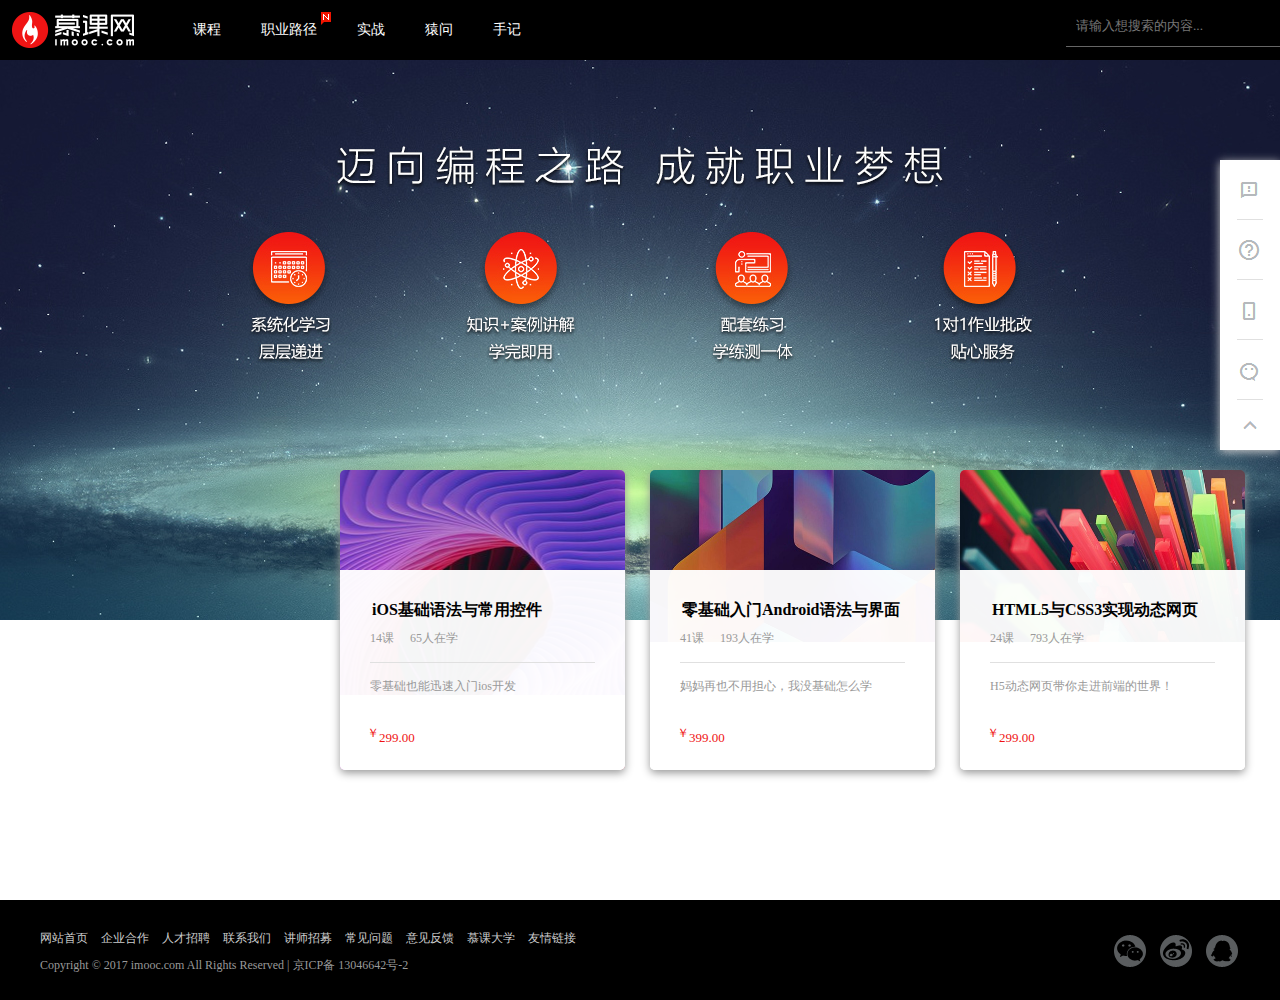
<file: muKeWang/profession.html>
<!DOCTYPE html>
<html>
<head>
	<meta charset="utf-8">
	<title>IT职业学习路径-慕课网职业路径</title>
	<link rel="stylesheet" href="css/tobo_black.css">
	<link rel="stylesheet" href="css/profession.css">
</head>
<body id="body">
	<!-- 侧边栏 -->
	<div class="sidebar">
		<ul>
			<li><a href="yijian.html" target="_blank"><i></i><span>意见反馈</span></a></li>
			<li><a href="shizhankecheng.html" target="_blank"><i></i><span>常见问题</span></a></li>
			<li><a href=""><i></i><span>APP下载</span>
				<div class="sidebar_app"><img src="img/sidebar_app.png" alt="sidebar_app"></div>
			</a></li>
			<li><a href=""><i></i><span>官方微信</span>
				<div class="sidebar_weixin"><img src="img/sidebar_weixin.png" alt="sidebar_app"></div>
			</a></li>
			<li><a href="#body" style="	border:0;"><i></i><span>返回顶部</span></a></li>
		</ul>
	</div>
	<div class="all">
	<!-- 头部 -->
		<div class="header">
			<div class="top_black">
				<div class="top_logo">
					<a href="mukewang.html" target="_blank"><img src="img/logo.png" alt="logo.png"></a>
				</div>
				<ul class="top_ul">
					<li><a href="kecheng.html" target="_blank">课程</a></li>
					<li class="zhiye"><a href="profession.html"  target="_blank">职业路径<span></span></a></li>
					<li><a href="shizhan.html"  target="_blank">实战</a></li>
					<li><a href="yuanwen.html"  target="_blank">猿问</a></li>
					<li><a href="shouji2.html"  target="_blank">手记</a></li>
				</ul>
				<div class="user">
					<ul>
						<li class="shopcar_png"><a class="user_a" href=""><span></span>购物车</a>
							<div class="shopcarbox">
								<b>我的购物车<ins>已加入0门课程</ins></b>
								<div class="shopcar_pic">
									<img src="img/kongche.png" alt="kongche.png">
									<ins>购物车里空空如也</ins>
								</div>
								<div class="shopcar_link">
									<ins>快去这里选购你中意的课程</ins>
									<a href="http://coding.imooc.com/" target="_blank">实战课程</a>
									<a href="http://coding.imooc.com/" target="_blank">职业路径</a>
								</div>

								<div class="dingdan">
									<a href="http://www.imooc.com/user/newlogin" target="_blank">我的订单中心</a>
									<a href="http://order.imooc.com/pay/cart" target="_blank">去购物车</a>
								</div>
							</div>
						</li>
						<li><a href="" class="user_a">登录</a></li>
						<li><a href="" class="user_a">注册</a></li>
					</ul>
				</div>		
				<div class="top_searchbox">
					<div class="top_search">
						<input type="text" class="sea_text" placeholder="请输入想搜索的内容..."/>
						<input type="button" class="sea_but"/>
					</div>
				</div>
					
			</div>
		</div>
		<!-- 主体内容 -->	
		<main>
			<div class="banner">
				<nav>
					<ul class="ul1">
						<li>
							<a href="http://class.imooc.com/sc/10" target="_blank">
								<div class="box">
								<div class="text">
								<h2 class="top">iOS基础语法与常用控件</h2>
								<p class="content"><span>14课</span><span>65人在学</span></p>
								<p class="content2">零基础也能迅速入门ios开发</p>
								</div>
								<div class="math"><p><ins>￥</ins><span>299.00</span></p>
								</div>	
								</div>  
							</a>
						</li>
						<li>
							<a href="http://class.imooc.com/sc/6" target="_blank">
								<div class="box">
								<div class="text">
								<h2 class="top">零基础入门Android语法与界面</h2>
								<p class="content"><span>41课</span><span>193人在学</span></p>
								<p class="content2">妈妈再也不用担心，我没基础怎么学Android开发了！学习Android从这里开始</p>
								</div>
								<div class="math"><p><ins>￥</ins><span>399.00</span></p></div>
								</div> 
							</a> 
						</li>
						<li>
							<a href="http://class.imooc.com/sc/2" target="_blank">
								<div class="box">
								<div class="text">
								<h2 class="top">HTML5与CSS3实现动态网页</h2>
								<p class="content"><span>24课</span><span>793人在学</span></p>
								<p class="content2">H5动态网页带你走进前端的世界！</p>
								</div>
								<div class="math"><p><ins>￥</ins><span>299.00</span></p></div>
								</div>  
							</a>
						</li>
					</ul>
				</nav>
			</div>
		</main>
		<!-- 底部 -->
		<div class="bottombox">
			<div class="bottom">
				<div class="bottom_le">
					<p>
						<a href="http://www.imooc.com/" target="_blank">网站首页</a>
						<a href="http://www.imooc.com/about/cooperate"  target="_blank">企业合作</a>
						<a href="http://www.imooc.com/about/job" target="_blank">人才招聘</a>
						<a href="http://www.imooc.com/about/contact" target="_blank">联系我们</a>
						<a href="http://www.imooc.com/about/recruit" target="_blank">讲师招募</a>
						<a href="http://www.imooc.com/about/faq" target="_blank">常见问题</a>
						<a href="http://www.imooc.com/user/feedback" target="_blank">意见反馈</a>
						<a href="http://daxue.imooc.com/" target="_blank">慕课大学</a>
						<a href="http://www.imooc.com/about/friendly" target="_blank">友情链接</a>
					</p>
					<p style="color:#999">
						Copyright © 2017 imooc.com All Rights Reserved | 京ICP备 13046642号-2
					</p>
				</div>
				<div class="bottom_ri">
					<a href="" class="weixin_black" title="微信">
						<div class="erweima"></div>
					</a>
					<a href="http://user.qzone.qq.com/1059809142/" class="weibo_black" target="_blank" title="QQ空间"></a>
					<a href="http://weibo.com/u/3306361973" class="qq_black" target="_blank" title="微博"></a>
				</div>
			</div>
		</div>
	</div>
</body>
</html>
</file>
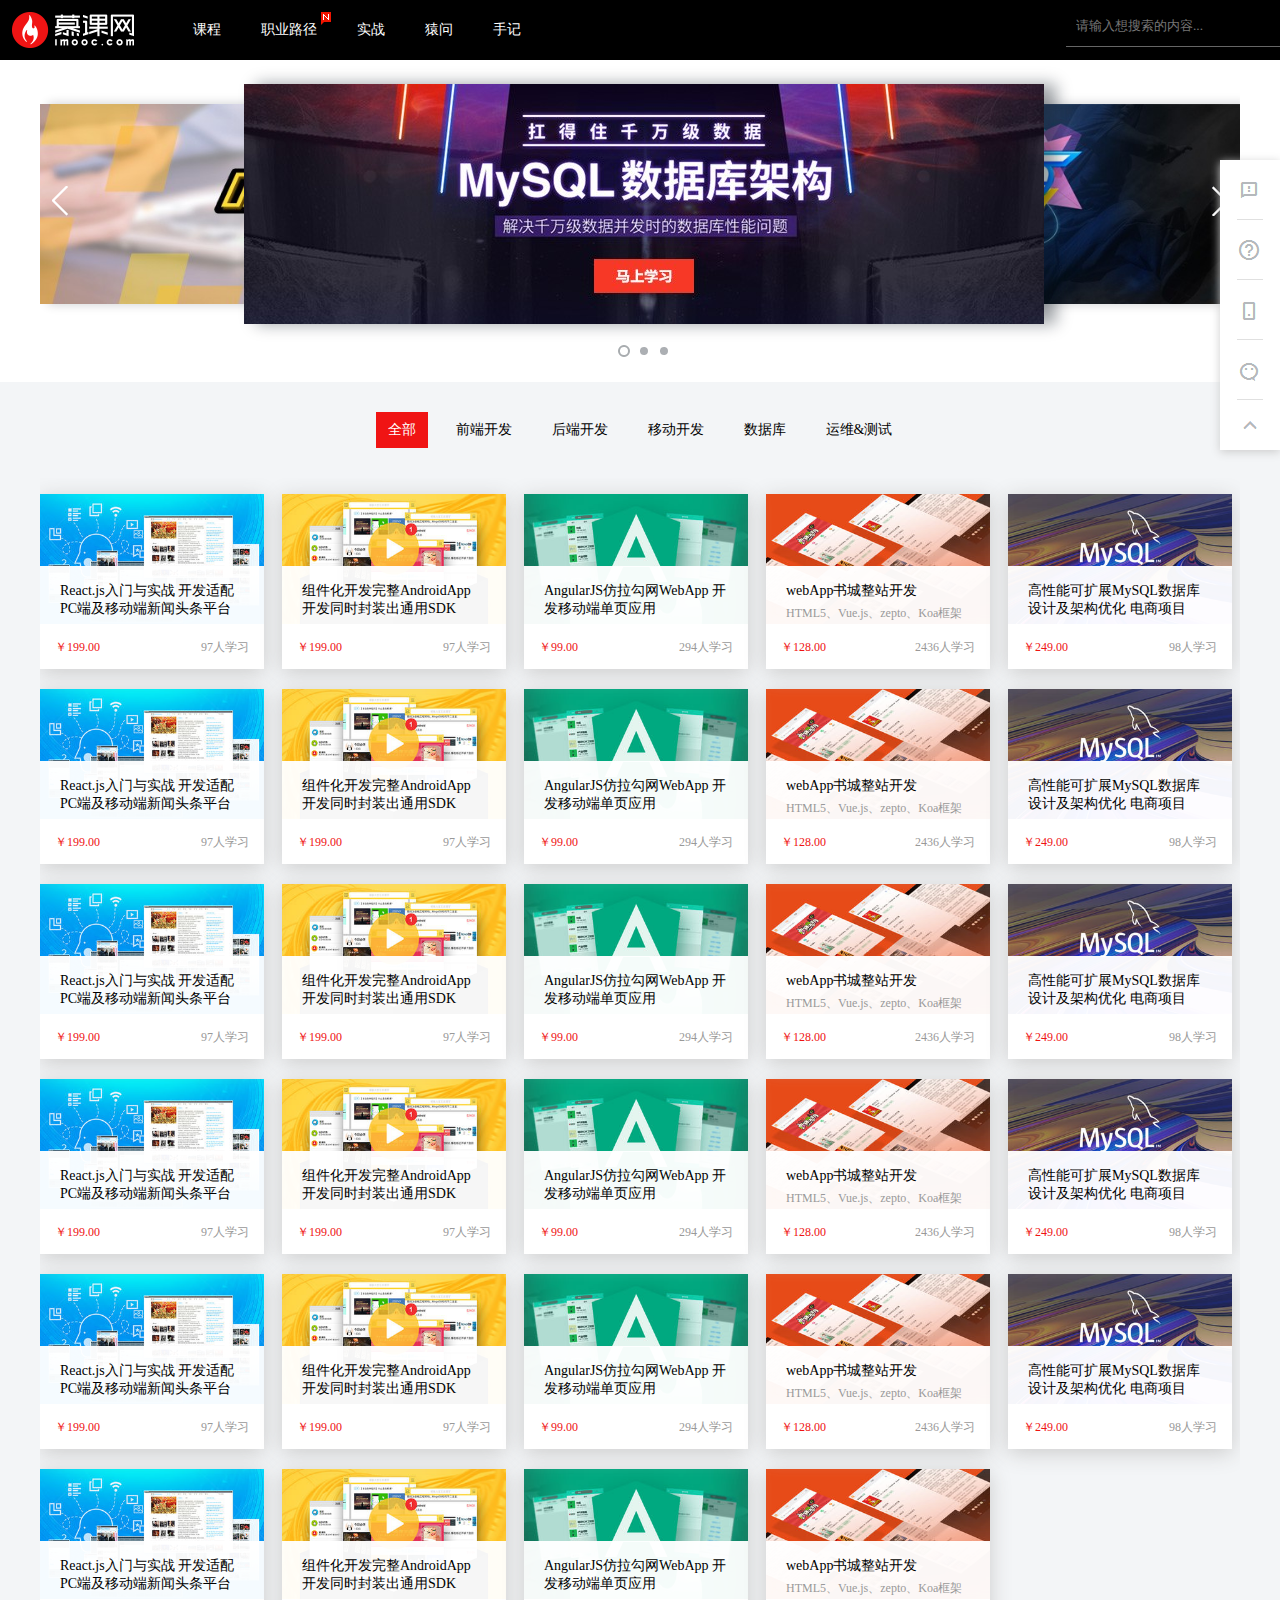
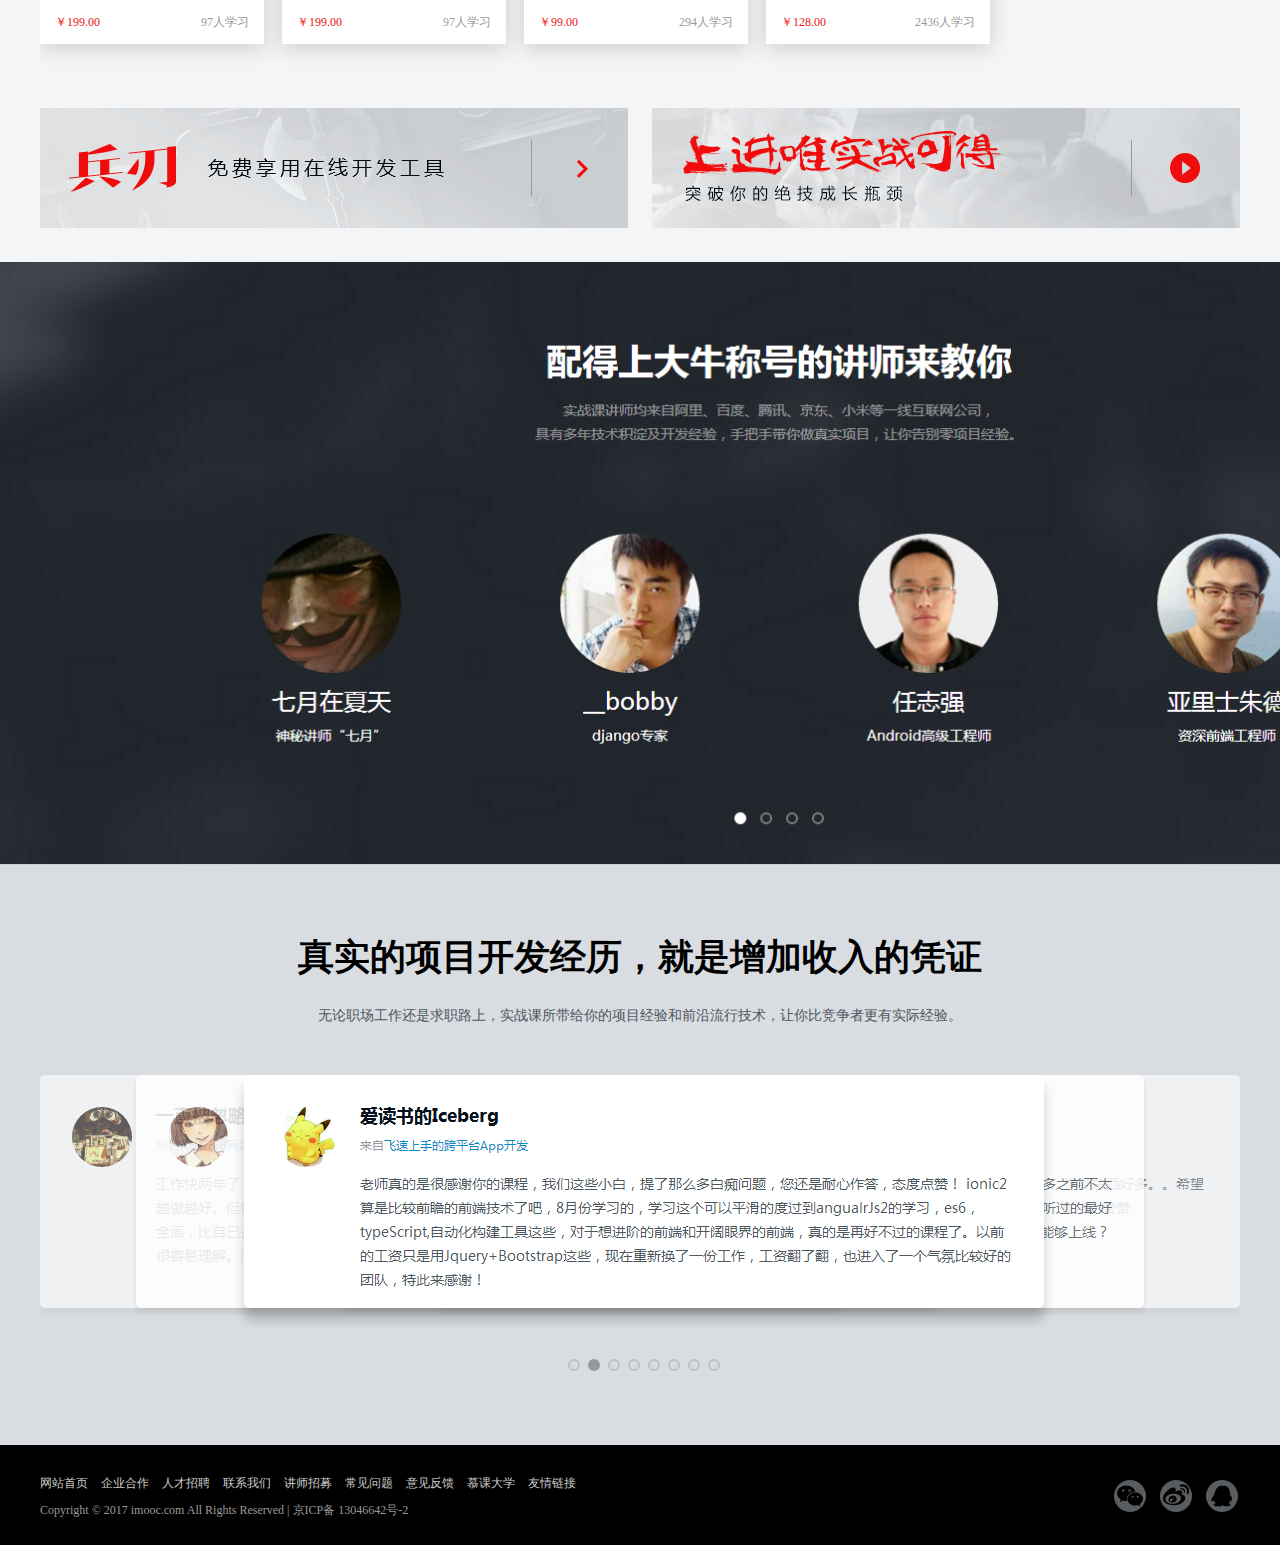
<file: muKeWang/shizhan.html>
<!DOCTYPE html>
<html>
<head>
	<meta charset="utf-8">
	<title>实战课程_慕课网</title>
	<link rel="stylesheet" href="css/tobo_black.css">
	<link rel="stylesheet" href="css/shizhan.css">
</head>
<body id="body">
	<!-- 侧边栏 -->
	<div class="sidebar">
		<ul>
			<li><a href="yijian.html" target="_blank"><i></i><span>意见反馈</span></a></li>
			<li><a href="shizhankecheng.html" target="_blank"><i></i><span>常见问题</span></a></li>
			<li><a href=""><i></i><span>APP下载</span>
				<div class="sidebar_app"><img src="img/sidebar_app.png" alt="sidebar_app"></div>
			</a></li>
			<li><a href=""><i></i><span>官方微信</span>
				<div class="sidebar_weixin"><img src="img/sidebar_weixin.png" alt="sidebar_app"></div>
			</a></li>
			<li><a href="#body" style="	border:0;"><i></i><span>返回顶部</span></a></li>
		</ul>
	</div>
		<!-- 头部 -->
		<div class="header">
			<div class="top_black">
				<div class="top_logo">
					<a href="mukewang.html" target="_blank"><img src="img/logo.png" alt="logo.png"></a>
				</div>
				<ul class="top_ul">
					<li><a href="kecheng.html" target="_blank">课程</a></li>
					<li class="zhiye"><a href="profession.html"  target="_blank">职业路径<span></span></a></li>
					<li><a href="shizhan.html"  target="_blank">实战</a></li>
					<li><a href="yuanwen.html"  target="_blank">猿问</a></li>
					<li><a href="shouji2.html"  target="_blank">手记</a></li>
				</ul>
				<div class="user">
					<ul>
						<li class="shopcar_png"><a class="user_a" href=""><span></span>购物车</a>
							<div class="shopcarbox">
								<b>我的购物车<ins>已加入0门课程</ins></b>
								<div class="shopcar_pic">
									<img src="img/kongche.png" alt="kongche.png">
									<ins>购物车里空空如也</ins>
								</div>
								<div class="shopcar_link">
									<ins>快去这里选购你中意的课程</ins>
									<a href="http://coding.imooc.com/" target="_blank">实战课程</a>
									<a href="http://coding.imooc.com/" target="_blank">职业路径</a>
								</div>

								<div class="dingdan">
									<a href="http://www.imooc.com/user/newlogin" target="_blank">我的订单中心</a>
									<a href="http://order.imooc.com/pay/cart" target="_blank">去购物车</a>
								</div>
							</div>
						</li>
						<li><a href="" class="user_a">登录</a></li>
						<li><a href="" class="user_a">注册</a></li>
					</ul>
				</div>		
				<div class="top_searchbox">
					<div class="top_search">
						<input type="text" class="sea_text" placeholder="请输入想搜索的内容..."/>
						<input type="button" class="sea_but"/>
					</div>
				</div>
					
			</div>
		</div>
	<main>
		<div class="kc_banner1">
			<div class="banner1"></div>
		</div>
		<div class="kc_content">
			<div class="ke_listbox">
				<ul class="ke_list">
					<li><a href="">全部</a></li>
					<li><a href="http://coding.imooc.com/?c=fe">前端开发</a></li>
					<li><a href="http://coding.imooc.com/?c=be">后端开发</a></li>
					<li><a href="http://coding.imooc.com/?c=mobile">移动开发</a></li>
					<li><a href="http://coding.imooc.com/?c=data">数据库</a></li>
					<li><a href="http://coding.imooc.com/?c=op">运维&测试</a></li>
				</ul>
			</div>
			<ul class="ke_lid">
					<li>
						<a href="http://coding.imooc.com/class/83.html">
							<div class="box">
							<div class="text">
							<p class="top">React.js入门与实战   开发适配PC端及移动端新闻头条平台</p>
							<p class="content">跟随Facebook的脚步，从入门开始，学习领悟React.js不同的开发</p>
							</div>
							<div class="math"><p><span class="money">￥199.00</span><span class="peo">97人学习</span></p></div>
							</div> 
						</a> 
					</li>
					<li>
						<a href="http://coding.imooc.com/class/84.html">
							<div class="box">
							<div class="text">
							<p class="top">组件化开发完整AndroidApp   开发同时封装出通用SDK</p>
							<p class="content">以组件化方式从0打造一个完整的Android App，积累到完整的项目成型经验</p>
							</div>
							<div class="math"><p><span class="money">￥199.00</span><span class="peo">97人学习</span></p></div>
							</div>
						</a>  
					</li>
					<li>
						<a href="http://coding.imooc.com/class/80.html">
							<div class="box">
							<div class="text">
							<p class="top">AngularJS仿拉勾网WebApp  开发移动端单页应用</p>
							<p class="content">基于AngularJS，仿拉勾网开发一个招聘类的移动端单页应用</p>
							</div>
							<div class="math"><p><span class="money">￥99.00</span><span class="peo">294人学习</span></p></div>
							</div>
						</a>  
					</li>
					<li>
						<a href="http://coding.imooc.com/class/13.html">
							<div class="box">
							<div class="text">
							<p class="top">webApp书城整站开发</p>
							<p class="content">HTML5、Vue.js、zepto、Koa框架综合运用</p>
							</div>
							<div class="math"><p><span class="money">￥128.00</span><span class="peo">2436人学习</span></p></div>
							</div>
						</a>  
					</li>
					<li style="margin-right:0px">
						<a href="http://coding.imooc.com/class/79.html">
							<div class="box">
							<div class="text">
							<p class="top">高性能可扩展MySQL数据库设计及架构优化 电商项目</p>
							<p class="content">从基础设计入手，设计高性能可扩展的千万级数据库架构</p>
							</div>
							<div class="math"><p><span class="money">￥249.00</span><span class="peo">98人学习</span></p></div>
							</div> 
						</a> 
					</li>

					<li>
						<div class="box">
						<div class="text">
						<p class="top">React.js入门与实战   开发适配PC端及移动端新闻头条平台</p>
						<p class="content">跟随Facebook的脚步，从入门开始，学习领悟React.js不同的开发</p>
						</div>
						<div class="math"><p><span class="money">￥199.00</span><span class="peo">97人学习</span></p></div>
						</div>  
					</li>
					<li>
						<div class="box">
						<div class="text">
						<p class="top">组件化开发完整AndroidApp   开发同时封装出通用SDK</p>
						<p class="content">以组件化方式从0打造一个完整的Android App，积累到完整的项目成型经验</p>
						</div>
						<div class="math"><p><span class="money">￥199.00</span><span class="peo">97人学习</span></p></div>
						</div>  
					</li>
					<li>
						<div class="box">
						<div class="text">
						<p class="top">AngularJS仿拉勾网WebApp  开发移动端单页应用</p>
						<p class="content">基于AngularJS，仿拉勾网开发一个招聘类的移动端单页应用</p>
						</div>
						<div class="math"><p><span class="money">￥99.00</span><span class="peo">294人学习</span></p></div>
						</div>  
					</li>
					<li>
						<div class="box">
						<div class="text">
						<p class="top">webApp书城整站开发</p>
						<p class="content">HTML5、Vue.js、zepto、Koa框架综合运用</p>
						</div>
						<div class="math"><p><span class="money">￥128.00</span><span class="peo">2436人学习</span></p></div>
						</div>  
					</li>
					<li style="margin-right:0px">
						<div class="box">
						<div class="text">
						<p class="top">高性能可扩展MySQL数据库设计及架构优化 电商项目</p>
						<p class="content">从基础设计入手，设计高性能可扩展的千万级数据库架构</p>
						</div>
						<div class="math"><p><span class="money">￥249.00</span><span class="peo">98人学习</span></p></div>
						</div>  
					</li>
					<li>
						<div class="box">
						<div class="text">
						<p class="top">React.js入门与实战   开发适配PC端及移动端新闻头条平台</p>
						<p class="content">跟随Facebook的脚步，从入门开始，学习领悟React.js不同的开发</p>
						</div>
						<div class="math"><p><span class="money">￥199.00</span><span class="peo">97人学习</span></p></div>
						</div>  
					</li>
					<li>
						<div class="box">
						<div class="text">
						<p class="top">组件化开发完整AndroidApp   开发同时封装出通用SDK</p>
						<p class="content">以组件化方式从0打造一个完整的Android App，积累到完整的项目成型经验</p>
						</div>
						<div class="math"><p><span class="money">￥199.00</span><span class="peo">97人学习</span></p></div>
						</div>  
					</li>
					<li>
						<div class="box">
						<div class="text">
						<p class="top">AngularJS仿拉勾网WebApp  开发移动端单页应用</p>
						<p class="content">基于AngularJS，仿拉勾网开发一个招聘类的移动端单页应用</p>
						</div>
						<div class="math"><p><span class="money">￥99.00</span><span class="peo">294人学习</span></p></div>
						</div>  
					</li>
					<li>
						<div class="box">
						<div class="text">
						<p class="top">webApp书城整站开发</p>
						<p class="content">HTML5、Vue.js、zepto、Koa框架综合运用</p>
						</div>
						<div class="math"><p><span class="money">￥128.00</span><span class="peo">2436人学习</span></p></div>
						</div>  
					</li>
					<li style="margin-right:0px">
						<div class="box">
						<div class="text">
						<p class="top">高性能可扩展MySQL数据库设计及架构优化 电商项目</p>
						<p class="content">从基础设计入手，设计高性能可扩展的千万级数据库架构</p>
						</div>
						<div class="math"><p><span class="money">￥249.00</span><span class="peo">98人学习</span></p></div>
						</div>  
					</li>
					<li>
						<div class="box">
						<div class="text">
						<p class="top">React.js入门与实战   开发适配PC端及移动端新闻头条平台</p>
						<p class="content">跟随Facebook的脚步，从入门开始，学习领悟React.js不同的开发</p>
						</div>
						<div class="math"><p><span class="money">￥199.00</span><span class="peo">97人学习</span></p></div>
						</div>  
					</li>
					<li>
						<div class="box">
						<div class="text">
						<p class="top">组件化开发完整AndroidApp   开发同时封装出通用SDK</p>
						<p class="content">以组件化方式从0打造一个完整的Android App，积累到完整的项目成型经验</p>
						</div>
						<div class="math"><p><span class="money">￥199.00</span><span class="peo">97人学习</span></p></div>
						</div>  
					</li>
					<li>
						<div class="box">
						<div class="text">
						<p class="top">AngularJS仿拉勾网WebApp  开发移动端单页应用</p>
						<p class="content">基于AngularJS，仿拉勾网开发一个招聘类的移动端单页应用</p>
						</div>
						<div class="math"><p><span class="money">￥99.00</span><span class="peo">294人学习</span></p></div>
						</div>  
					</li>
					<li>
						<div class="box">
						<div class="text">
						<p class="top">webApp书城整站开发</p>
						<p class="content">HTML5、Vue.js、zepto、Koa框架综合运用</p>
						</div>
						<div class="math"><p><span class="money">￥128.00</span><span class="peo">2436人学习</span></p></div>
						</div>  
					</li>
					<li style="margin-right:0px">
						<div class="box">
						<div class="text">
						<p class="top">高性能可扩展MySQL数据库设计及架构优化 电商项目</p>
						<p class="content">从基础设计入手，设计高性能可扩展的千万级数据库架构</p>
						</div>
						<div class="math"><p><span class="money">￥249.00</span><span class="peo">98人学习</span></p></div>
						</div>  
					</li>
					<li>
						<div class="box">
						<div class="text">
						<p class="top">React.js入门与实战   开发适配PC端及移动端新闻头条平台</p>
						<p class="content">跟随Facebook的脚步，从入门开始，学习领悟React.js不同的开发</p>
						</div>
						<div class="math"><p><span class="money">￥199.00</span><span class="peo">97人学习</span></p></div>
						</div>  
					</li>
					<li>
						<div class="box">
						<div class="text">
						<p class="top">组件化开发完整AndroidApp   开发同时封装出通用SDK</p>
						<p class="content">以组件化方式从0打造一个完整的Android App，积累到完整的项目成型经验</p>
						</div>
						<div class="math"><p><span class="money">￥199.00</span><span class="peo">97人学习</span></p></div>
						</div>  
					</li>
					<li>
						<div class="box">
						<div class="text">
						<p class="top">AngularJS仿拉勾网WebApp  开发移动端单页应用</p>
						<p class="content">基于AngularJS，仿拉勾网开发一个招聘类的移动端单页应用</p>
						</div>
						<div class="math"><p><span class="money">￥99.00</span><span class="peo">294人学习</span></p></div>
						</div>  
					</li>
					<li>
						<div class="box">
						<div class="text">
						<p class="top">webApp书城整站开发</p>
						<p class="content">HTML5、Vue.js、zepto、Koa框架综合运用</p>
						</div>
						<div class="math"><p><span class="money">￥128.00</span><span class="peo">2436人学习</span></p></div>
						</div>  
					</li>
					<li style="margin-right:0px">
						<div class="box">
						<div class="text">
						<p class="top">高性能可扩展MySQL数据库设计及架构优化 电商项目</p>
						<p class="content">从基础设计入手，设计高性能可扩展的千万级数据库架构</p>
						</div>
						<div class="math"><p><span class="money">￥249.00</span><span class="peo">98人学习</span></p></div>
						</div>  
					</li>
					<li>
						<div class="box">
						<div class="text">
						<p class="top">React.js入门与实战   开发适配PC端及移动端新闻头条平台</p>
						<p class="content">跟随Facebook的脚步，从入门开始，学习领悟React.js不同的开发</p>
						</div>
						<div class="math"><p><span class="money">￥199.00</span><span class="peo">97人学习</span></p></div>
						</div>  
					</li>
					<li>
						<div class="box">
						<div class="text">
						<p class="top">组件化开发完整AndroidApp   开发同时封装出通用SDK</p>
						<p class="content">以组件化方式从0打造一个完整的Android App，积累到完整的项目成型经验</p>
						</div>
						<div class="math"><p><span class="money">￥199.00</span><span class="peo">97人学习</span></p></div>
						</div>  
					</li>
					<li>
						<div class="box">
						<div class="text">
						<p class="top">AngularJS仿拉勾网WebApp  开发移动端单页应用</p>
						<p class="content">基于AngularJS，仿拉勾网开发一个招聘类的移动端单页应用</p>
						</div>
						<div class="math"><p><span class="money">￥99.00</span><span class="peo">294人学习</span></p></div>
						</div>  
					</li>
					<li>
						<div class="box">
						<div class="text">
						<p class="top">webApp书城整站开发</p>
						<p class="content">HTML5、Vue.js、zepto、Koa框架综合运用</p>
						</div>
						<div class="math"><p><span class="money">￥128.00</span><span class="peo">2436人学习</span></p></div>
						</div>  
					</li>
			</ul>
			<div class="butt">
				<a href="http://coding.imooc.com/product" target="_blank"><img src="img/recom1.png" alt="recom1.png"/></a>
				<a style="float: right;" href=""><img src="img/recom2.png" alt="recom2.png"/></a>
			</div>
		</div>
		<div class="banner2"></div>
		<div class="kc_bottombox">
			<div class="kc_bottom">
				<h1>真实的项目开发经历，就是增加收入的凭证</h1>
				<p>无论职场工作还是求职路上，实战课所带给你的项目经验和前沿流行技术，让你比竞争者更有实际经验。</p>
				<div class="banner3"></div>
			</div>
		</div>
	</main>
		<!-- 底部 -->
		<div class="bottombox">
			<div class="bottom">
				<div class="bottom_le">
					<p>
						<a href="http://www.imooc.com/" target="_blank">网站首页</a>
						<a href="http://www.imooc.com/about/cooperate"  target="_blank">企业合作</a>
						<a href="http://www.imooc.com/about/job" target="_blank">人才招聘</a>
						<a href="http://www.imooc.com/about/contact" target="_blank">联系我们</a>
						<a href="http://www.imooc.com/about/recruit" target="_blank">讲师招募</a>
						<a href="http://www.imooc.com/about/faq" target="_blank">常见问题</a>
						<a href="http://www.imooc.com/user/feedback" target="_blank">意见反馈</a>
						<a href="http://daxue.imooc.com/" target="_blank">慕课大学</a>
						<a href="http://www.imooc.com/about/friendly" target="_blank">友情链接</a>
					</p>
					<p style="color:#999">
						Copyright © 2017 imooc.com All Rights Reserved | 京ICP备 13046642号-2
					</p>
				</div>
				<div class="bottom_ri">
					<a href="" class="weixin_black" title="微信">
						<div class="erweima"></div>
					</a>
					<a href="http://user.qzone.qq.com/1059809142/" class="weibo_black" target="_blank" title="QQ空间"></a>
					<a href="http://weibo.com/u/3306361973" class="qq_black" target="_blank" title="微博"></a>
				</div>
			</div>
		</div>
</body>
</html>
</file>
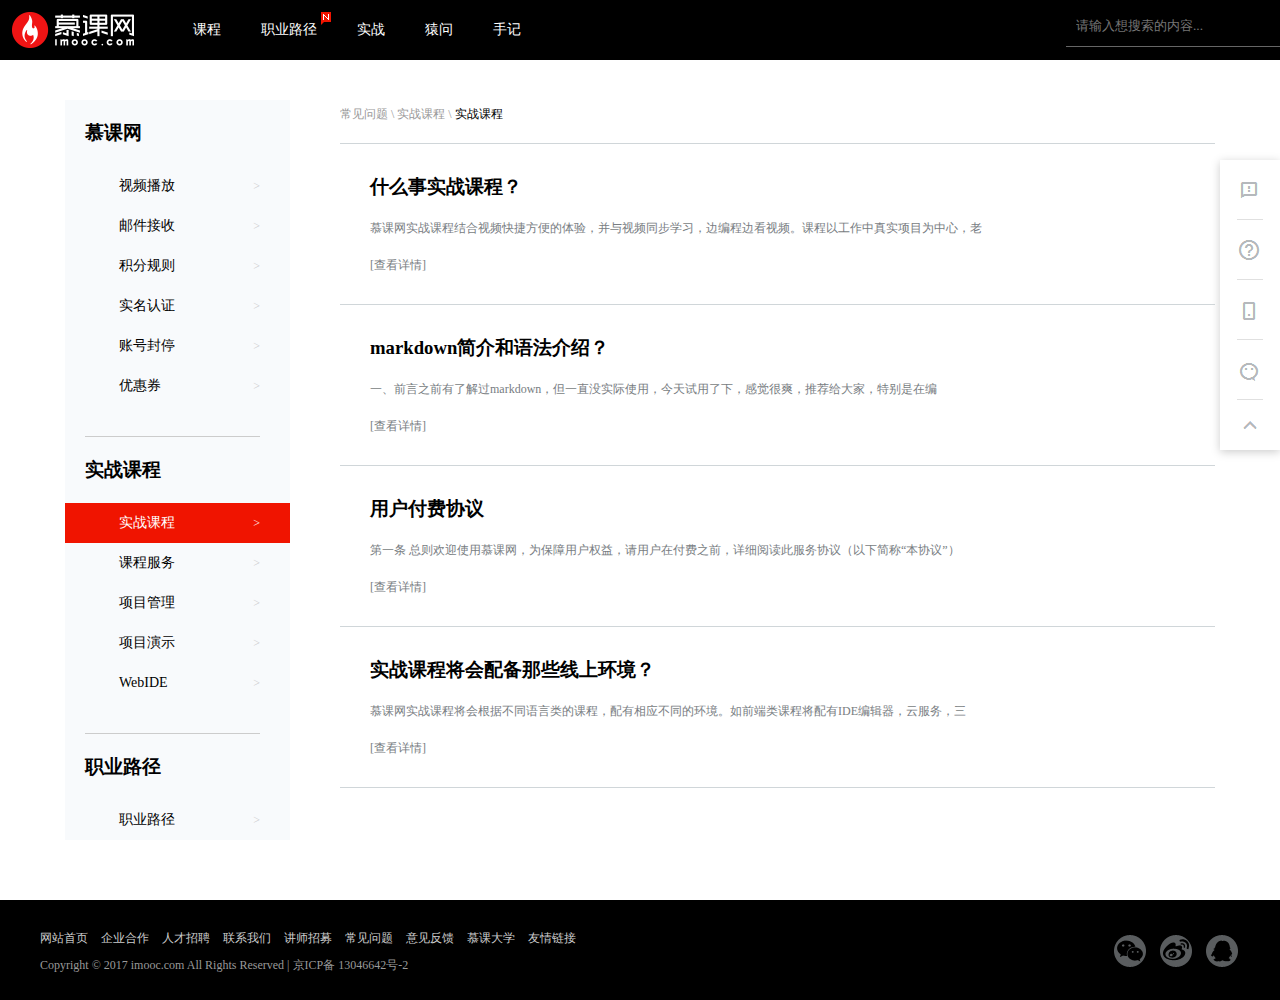
<file: muKeWang/shizhankecheng.html>
<!DOCTYPE html>
<html>
<head>
	<meta charset="utf-8">
	<title>实战课程_慕课网</title>
	<link rel="stylesheet" href="css/tobo_black.css">
	<link rel="stylesheet" href="css/shizhankecheng.css">
</head>
<body id="body">
	<!-- 侧边栏 -->
	<div class="sidebar">
		<ul>
			<li><a href="yijian.html" target="_blank"><i></i><span>意见反馈</span></a></li>
			<li><a href="shizhankecheng.html" target="_blank"><i></i><span>常见问题</span></a></li>
			<li><a href=""><i></i><span>APP下载</span>
				<div class="sidebar_app"><img src="img/sidebar_app.png" alt="sidebar_app"></div>
			</a></li>
			<li><a href=""><i></i><span>官方微信</span>
				<div class="sidebar_weixin"><img src="img/sidebar_weixin.png" alt="sidebar_app"></div>
			</a></li>
			<li><a href="#body" style="	border:0;"><i></i><span>返回顶部</span></a></li>
		</ul>
	</div>
		<!-- 头部 -->
		<div class="header">
			<div class="top_black">
				<div class="top_logo">
					<a href="mukewang.html" target="_blank"><img src="img/logo.png" alt="logo.png"></a>
				</div>
				<ul class="top_ul">
					<li><a href="kecheng.html" target="_blank">课程</a></li>
					<li class="zhiye"><a href="profession.html"  target="_blank">职业路径<span></span></a></li>
					<li><a href="shizhan.html"  target="_blank">实战</a></li>
					<li><a href="yuanwen.html"  target="_blank">猿问</a></li>
					<li><a href="shouji2.html"  target="_blank">手记</a></li>
				</ul>
				<div class="user">
					<ul>
						<li class="shopcar_png"><a class="user_a" href=""><span></span>购物车</a>
							<div class="shopcarbox">
								<b>我的购物车<ins>已加入0门课程</ins></b>
								<div class="shopcar_pic">
									<img src="img/kongche.png" alt="kongche.png">
									<ins>购物车里空空如也</ins>
								</div>
								<div class="shopcar_link">
									<ins>快去这里选购你中意的课程</ins>
									<a href="http://coding.imooc.com/" target="_blank">实战课程</a>
									<a href="http://coding.imooc.com/" target="_blank">职业路径</a>
								</div>

								<div class="dingdan">
									<a href="http://www.imooc.com/user/newlogin" target="_blank">我的订单中心</a>
									<a href="http://order.imooc.com/pay/cart" target="_blank">去购物车</a>
								</div>
							</div>
						</li>
						<li><a href="" class="user_a">登录</a></li>
						<li><a href="" class="user_a">注册</a></li>
					</ul>
				</div>		
				<div class="top_searchbox">
					<div class="top_search">
						<input type="text" class="sea_text" placeholder="请输入想搜索的内容..."/>
						<input type="button" class="sea_but"/>
					</div>
				</div>
					
			</div>
		</div>
	<main>	
		<div class="shizhankecheng">
			<div class="szkc_le">
				<ul>
					<h3 style="border-top: 0">慕课网</h3>
					<li><a href="">视频播放<span>></span></a></li>
					<li><a href="">邮件接收<span>></span></a></li>
					<li><a href="">积分规则<span>></span></a></li>
					<li><a href="">实名认证<span>></span></a></li>
					<li><a href="">账号封停<span>></span></a></li>
					<li><a href="">优惠券<span>></span></a></li>
				</ul>

				<ul>
					<h3>实战课程</h3>
					<li><a href="" style="background: #F01400;color:#fff;">实战课程<span  style="color:#fff;">></span></a></li>
					<li><a href="">课程服务<span>></span></a></li>
					<li><a href="">项目管理<span>></span></a></li>
					<li><a href="">项目演示<span>></span></a></li>	
					<li><a href="">WebIDE<span>></span></a></li>
				</ul>

				<ul style="padding-bottom: 0">
					<h3>职业路径</h3>
					<li><a href="">职业路径<span>></span></a></li>
				</ul>
			</div>

			<div class="szkc_ri">
				<p class="kc_lujing">常见问题 \ 实战课程 \ <span>实战课程</span></p>
				<ul>
					<li>
						<h3><a href="">什么事实战课程？</a></h3>
						<p>慕课网实战课程结合视频快捷方便的体验，并与视频同步学习，边编程边看视频。课程以工作中真实项目为中心，老</p>
						<p class="chakan"><a href="">[查看详情]</a></p>
					</li>

					<li>
						<h3><a href="">markdown简介和语法介绍？</a></h3>
						<p>一、前言之前有了解过markdown，但一直没实际使用，今天试用了下，感觉很爽，推荐给大家，特别是在编
						</p>
						<p class="chakan"><a href="">[查看详情]</a></p>
					</li>

					<li>
						<h3><a href="">用户付费协议</a></h3>
						<p>第一条 总则欢迎使用慕课网，为保障用户权益，请用户在付费之前，详细阅读此服务协议（以下简称“本协议”）</p>
						<p class="chakan"><a href="">[查看详情]</a></p>
					</li>

					<li>
						<h3><a href="">实战课程将会配备那些线上环境？</a></h3>
						<p>慕课网实战课程将会根据不同语言类的课程，配有相应不同的环境。如前端类课程将配有IDE编辑器，云服务，三</p>
						<p class="chakan"><a href="">[查看详情]</a></p>
					</li>
				</ul>
			</div>
		</div>
	</main>
		<!-- 底部 -->
		<div class="bottombox">
			<div class="bottom">
				<div class="bottom_le">
					<p>
						<a href="http://www.imooc.com/" target="_blank">网站首页</a>
						<a href="http://www.imooc.com/about/cooperate"  target="_blank">企业合作</a>
						<a href="http://www.imooc.com/about/job" target="_blank">人才招聘</a>
						<a href="http://www.imooc.com/about/contact" target="_blank">联系我们</a>
						<a href="http://www.imooc.com/about/recruit" target="_blank">讲师招募</a>
						<a href="http://www.imooc.com/about/faq" target="_blank">常见问题</a>
						<a href="http://www.imooc.com/user/feedback" target="_blank">意见反馈</a>
						<a href="http://daxue.imooc.com/" target="_blank">慕课大学</a>
						<a href="http://www.imooc.com/about/friendly" target="_blank">友情链接</a>
					</p>
					<p style="color:#999">
						Copyright © 2017 imooc.com All Rights Reserved | 京ICP备 13046642号-2
					</p>
				</div>
				<div class="bottom_ri">
					<a href="" class="weixin_black" title="微信">
						<div class="erweima"></div>
					</a>
					<a href="http://user.qzone.qq.com/1059809142/" class="weibo_black" target="_blank" title="QQ空间"></a>
					<a href="http://weibo.com/u/3306361973" class="qq_black" target="_blank" title="微博"></a>
				</div>
			</div>
		</div>
</body>
</html>
</file>
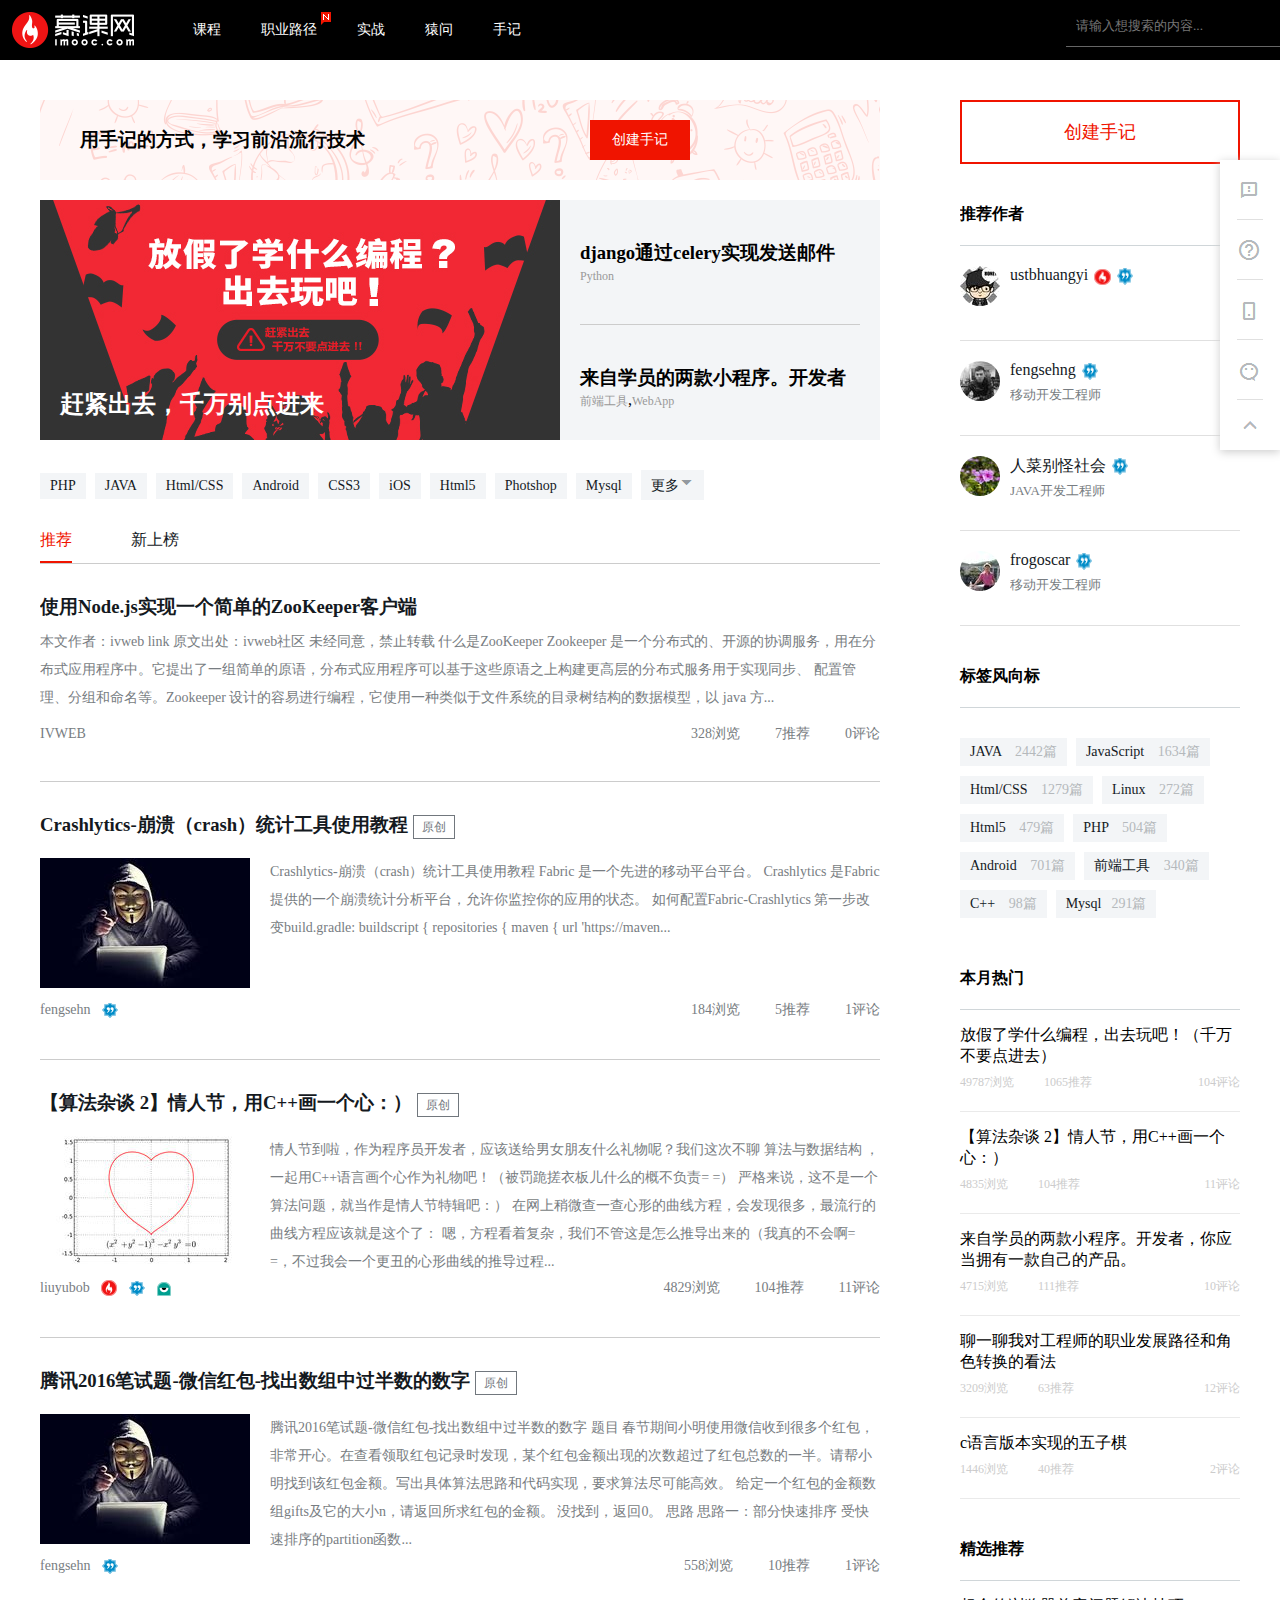
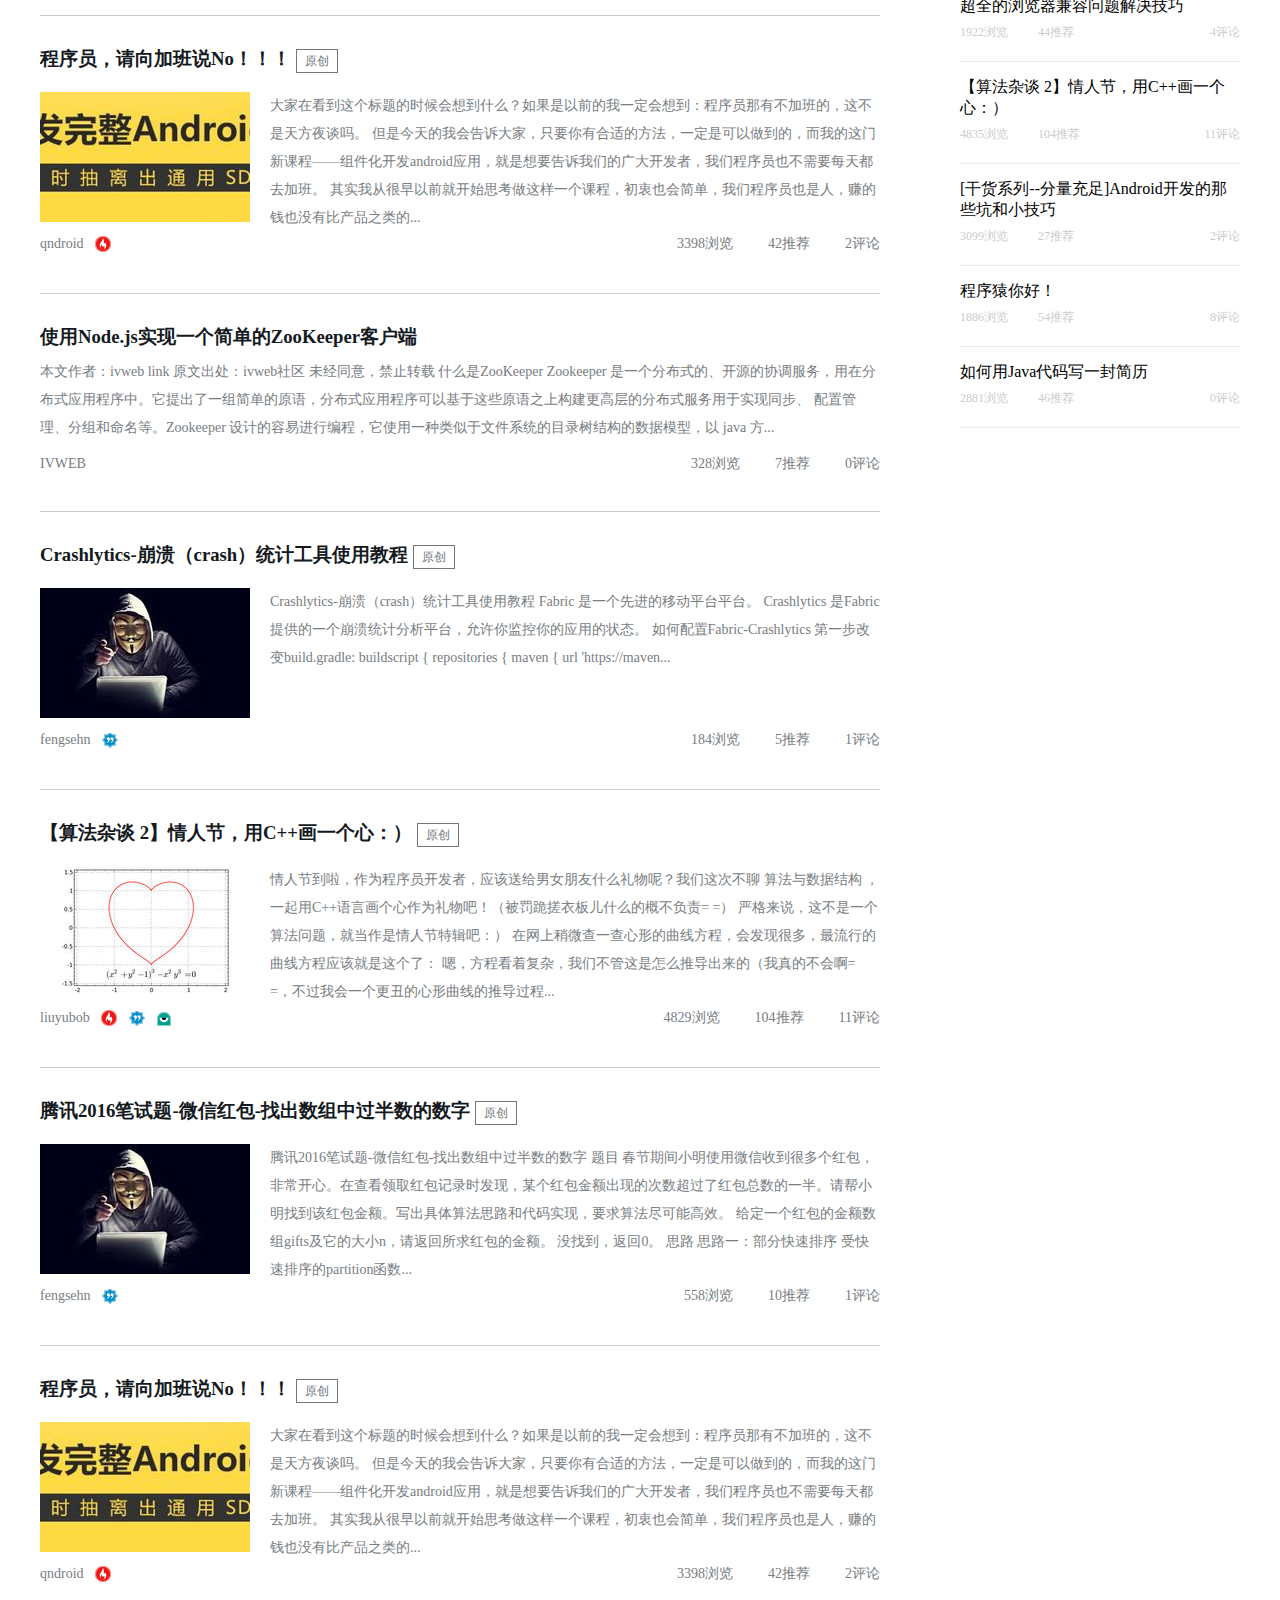
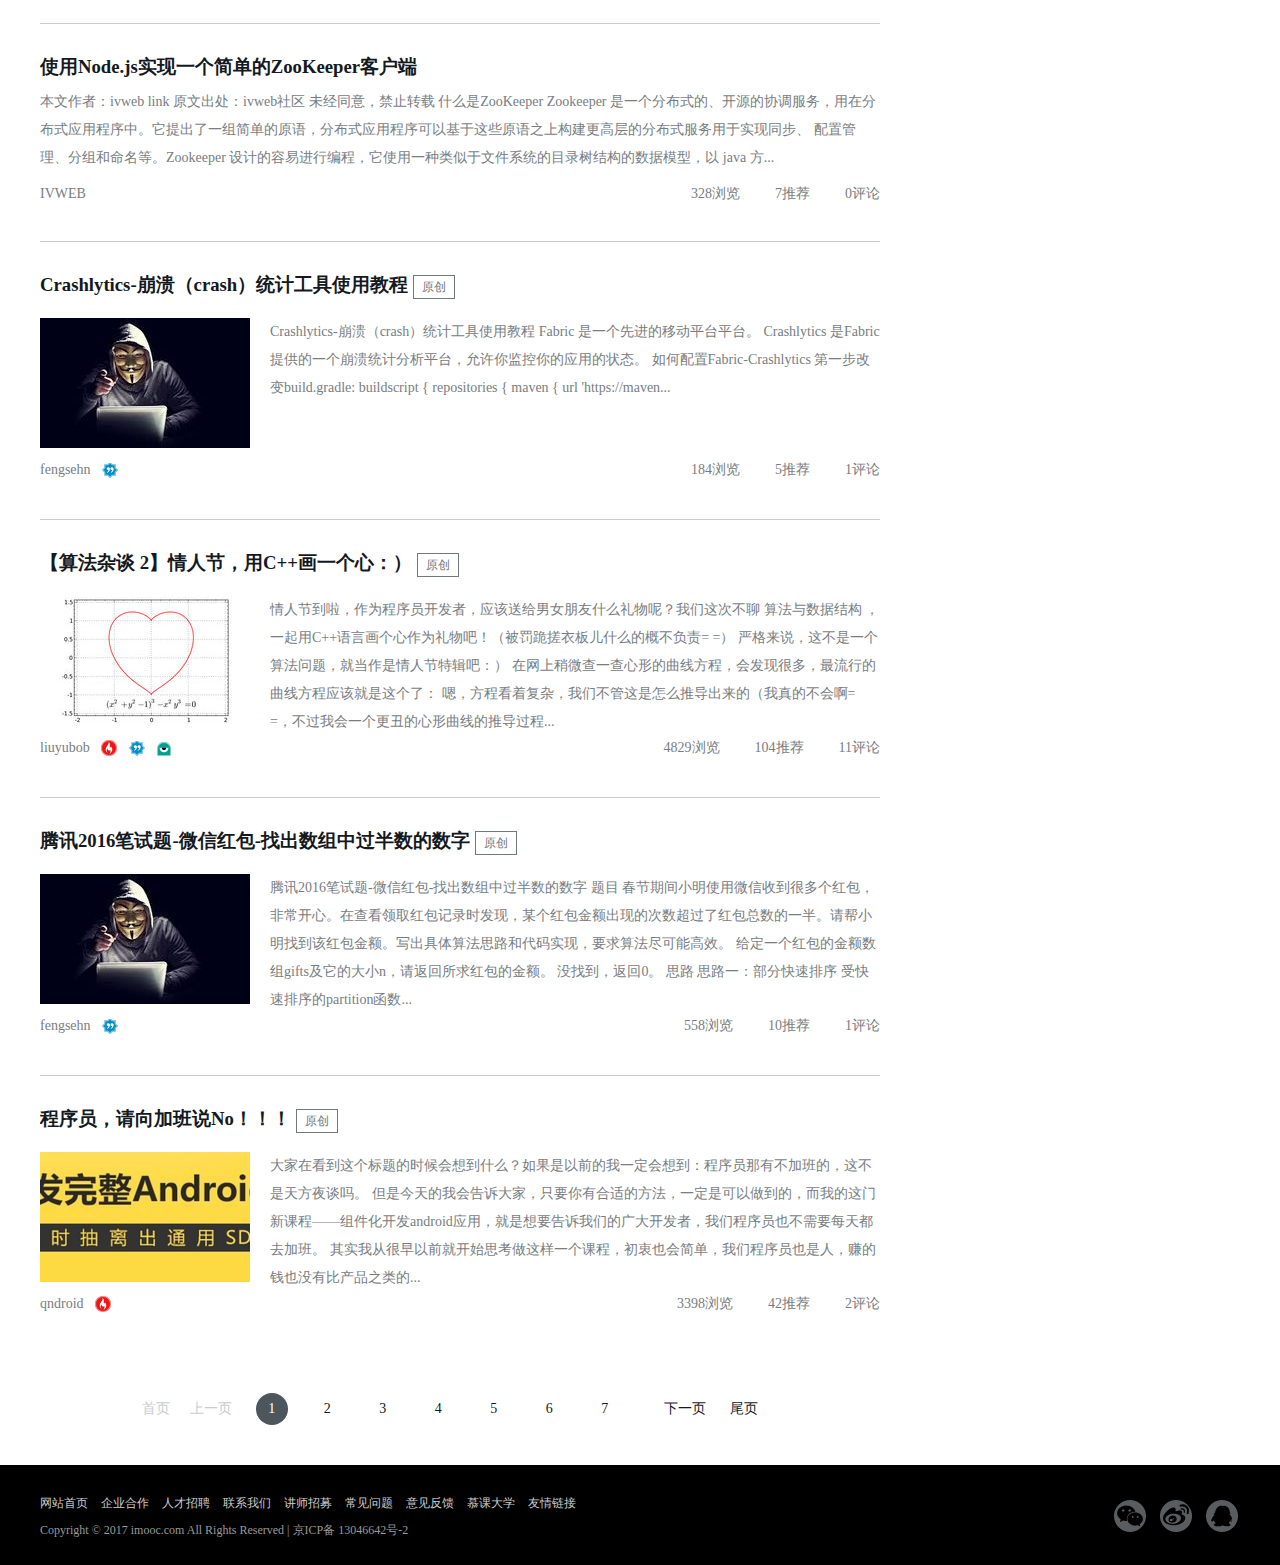
<file: muKeWang/shouji2.html>
<!DOCTYPE html>
<html>
<head>
	<meta charset="utf-8">
	<title>IT技术资讯_编程语言博客_it博客_IT blog_慕课网手记</title>
	<link rel="stylesheet" href="css/tobo_black.css">
	<link rel="stylesheet" href="css/shouji.css">
	<link rel="stylesheet" href="css/yuanwen.css">
</head>
<body id="body">
	<!-- 侧边栏 -->
	<div class="sidebar">
		<ul>
			<li><a href="yijian.html" target="_blank"><i></i><span>意见反馈</span></a></li>
			<li><a href="shizhankecheng.html" target="_blank"><i></i><span>常见问题</span></a></li>
			<li><a href=""><i></i><span>APP下载</span>
				<div class="sidebar_app"><img src="img/sidebar_app.png" alt="sidebar_app"></div>
			</a></li>
			<li><a href=""><i></i><span>官方微信</span>
				<div class="sidebar_weixin"><img src="img/sidebar_weixin.png" alt="sidebar_app"></div>
			</a></li>
			<li><a href="#body" style="	border:0;"><i></i><span>返回顶部</span></a></li>
		</ul>
	</div>
	<!-- 头部 -->
		<div class="header">
			<div class="top_black">
				<div class="top_logo">
					<a href="mukewang.html" target="_blank"><img src="img/logo.png" alt="logo.png"></a>
				</div>
				<ul class="top_ul">
					<li><a href="kecheng.html" target="_blank">课程</a></li>
					<li class="zhiye"><a href="profession.html"  target="_blank">职业路径<span></span></a></li>
					<li><a href="shizhan.html"  target="_blank">实战</a></li>
					<li><a href="yuanwen.html"  target="_blank">猿问</a></li>
					<li><a href="shouji2.html"  target="_blank">手记</a></li>
				</ul>
				<div class="user">
					<ul>
						<li class="shopcar_png"><a class="user_a" href=""><span></span>购物车</a>
							<div class="shopcarbox">
								<b>我的购物车<ins>已加入0门课程</ins></b>
								<div class="shopcar_pic">
									<img src="img/kongche.png" alt="kongche.png">
									<ins>购物车里空空如也</ins>
								</div>
								<div class="shopcar_link">
									<ins>快去这里选购你中意的课程</ins>
									<a href="http://coding.imooc.com/" target="_blank">实战课程</a>
									<a href="http://coding.imooc.com/" target="_blank">职业路径</a>
								</div>

								<div class="dingdan">
									<a href="http://www.imooc.com/user/newlogin" target="_blank">我的订单中心</a>
									<a href="http://order.imooc.com/pay/cart" target="_blank">去购物车</a>
								</div>
							</div>
						</li>
						<li><a href="" class="user_a">登录</a></li>
						<li><a href="" class="user_a">注册</a></li>
					</ul>
				</div>		
				<div class="top_searchbox">
					<div class="top_search">
						<input type="text" class="sea_text" placeholder="请输入想搜索的内容..."/>
						<input type="button" class="sea_but"/>
					</div>
				</div>
					
			</div>
		</div>
		<!-- 主体内容 -->	
		<div class="boddy">
			<div class="shouji_le">
				<div class="shouji_fs">
						<h3>用手记的方式，学习前沿流行技术</h3>
						<a href="">创建手记</a>
				</div>
				<div class="holiday">
					<a href="http://www.imooc.com/article/16048" target="_blank">
						<div class="holiday_le">
							<h2>赶紧出去，千万别点进来</h2>
						</div>
					</a>
					<div class="holiday_ri">
						<ul>
							<li>
								<h3><a href="http://www.imooc.com/article/16164" target="_blank">django通过celery实现发送邮件</a></h3>
								<p><a href="http://www.imooc.com/article/tag/18" target="_blank">Python</a></p>
							</li>
							<li style="border:0">
								<h3><a href="http://www.imooc.com/article/16209" target="_blank">来自学员的两款小程序。开发者</a></h3>
								<p><a href="http://www.imooc.com/article/tag/26" target="_blank">前端工具</a>,<a href="http://www.imooc.com/article/tag/27" target="_blank">WebApp</a></p>
							</li>
						</ul>
					</div>
				</div>
				<div class="course">
					<a href="http://www.imooc.com/article/tag/2" target="_blank">PHP</a>
					<a href="http://www.imooc.com/article/tag/3" target="_blank">JAVA</a>
					<a href="http://www.imooc.com/article/tag/5" target="_blank">Html/CSS</a>
					<a href="http://www.imooc.com/article/tag/12" target="_blank">Android</a>
					<a href="http://www.imooc.com/article/tag/25" target="_blank">CSS3</a>
					<a href="http://www.imooc.com/article/tag/19" target="_blank">iOS</a>
					<a href="http://www.imooc.com/article/tag/14" target="_blank">Html5</a>
					<a href="http://www.imooc.com/article/tag/10" target="_blank">Photshop</a>
					<a href="http://www.imooc.com/article/tag/11" target="_blank">Mysql</a>
					<a href="" target="_blank">更多<span></span></a>
				</div>
				<div class="tuijian">
					<a href="http://www.imooc.com/article/hot">推荐</a>
					<a href="http://www.imooc.com/article/new">新上榜</a>
				</div>
				<div class="bowen">
					<ul>
						<li name="text_style">
							<h3><a href="http://www.imooc.com/article/16495" target="_blank">使用Node.js实现一个简单的ZooKeeper客户端</a></h3>
							<p class="bowen_text1">本文作者：ivweb link 原文出处：ivweb社区 未经同意，禁止转载 	什么是ZooKeeper Zookeeper 是一个分布式的、开源的协调服务，用在分布式应用程序中。它提出了一组简单的原语，分布式应用程序可以基于这些原语之上构建更高层的分布式服务用于实现同步、 配置管理、分组和命名等。Zookeeper 设计的容易进行编程，它使用一种类似于文件系统的目录树结构的数据模型，以 java 方...</p>
							<p class="bowen_text1"><a href="http://www.imooc.com/u/4885511/articles" target="_blank">IVWEB</a><i></i><span>0评论</span><span>7推荐</span><span>328浏览 </span></p>
						</li>

						<li name="pic_style">
							<h3><a href="http://www.imooc.com/article/16336" target="_blank">Crashlytics-崩溃（crash）统计工具使用教程 </a><span>原创</span></h3>
							<div class="style_2">
								<img src="img/bowen_1.jpg" alt="bowen_1.jpg">
								<p>Crashlytics-崩溃（crash）统计工具使用教程 Fabric 是一个先进的移动平台平台。 Crashlytics 是Fabric提供的一个崩溃统计分析平台，允许你监控你的应用的状态。 如何配置Fabric-Crashlytics 第一步改变build.gradle: buildscript { repositories { maven { url 'https://maven...</p>
							</div>
							<p class="bowen_text1"><a href="http://www.imooc.com/u/3674757/articles" target="_blank">fengsehn</a><i><img src="img/lanse.png" alt="img/lanse.png"></i><span>1评论</span><span>5推荐</span><span>184浏览 </span></p>
						</li>

						<li name="pic_style">
							<h3><a href="http://www.imooc.com/article/16293" target="_blank">【算法杂谈 2】情人节，用C++画一个心：） </a><span>原创</span></h3>
							<div class="style_2">
								<a href="http://www.imooc.com/article/16359" target="_blank"><img src="img/bowen_3.jpg" alt="bowen_3.jpg"></a>
								<p>情人节到啦，作为程序员开发者，应该送给男女朋友什么礼物呢？我们这次不聊 算法与数据结构 ，一起用C++语言画个心作为礼物吧！（被罚跪搓衣板儿什么的概不负责= =） 严格来说，这不是一个算法问题，就当作是情人节特辑吧：） 在网上稍微查一查心形的曲线方程，会发现很多，最流行的曲线方程应该就是这个了： 嗯，方程看着复杂，我们不管这是怎么推导出来的（我真的不会啊= =，不过我会一个更丑的心形曲线的推导过程...</p>
							</div>
							<p class="bowen_text1"><a href="http://www.imooc.com/u/108955/articles" target="_blank">liuyubob</a><i><img src="img/hongse.png" alt="img/hongse.png"></i><i><img src="img/lanse.png" alt="img/lanse.png"></i><i><img src="img/lvse.png" alt="img/lvse.png"></i><span>11评论</span><span>104推荐</span><span>4829浏览 </span></p>
						</li>

						<li name="pic_style">
							<h3><a href="http://www.imooc.com/article/16336" target="_blank">腾讯2016笔试题-微信红包-找出数组中过半数的数字 </a><span>原创</span></h3>
							<div class="style_2">
								<a href="http://www.imooc.com/article/16336" target="_blank"><img src="img/bowen_1.jpg" alt="bowen_1.jpg"></a>
								<p>腾讯2016笔试题-微信红包-找出数组中过半数的数字 题目 春节期间小明使用微信收到很多个红包，非常开心。在查看领取红包记录时发现，某个红包金额出现的次数超过了红包总数的一半。请帮小明找到该红包金额。写出具体算法思路和代码实现，要求算法尽可能高效。 给定一个红包的金额数组gifts及它的大小n，请返回所求红包的金额。 没找到，返回0。 思路 思路一：部分快速排序 受快速排序的partition函数...</p>
							</div>
							<p class="bowen_text1"><a href="http://www.imooc.com/u/3674757/articles" target="_blank">fengsehn</a><i><img src="img/lanse.png" alt="img/lanse.png"></i><span>1评论</span><span>10推荐</span><span>558浏览 </span></p>
						</li>

						<li name="pic_style">
							<h3><a href="http://www.imooc.com/article/16293" target="_blank">程序员，请向加班说No！！！ </a><span>原创</span></h3>
							<div class="style_2">
								<a href="http://www.imooc.com/article/16293" target="_blank"><img src="img/bowen_2.jpg" alt="bowen_2.jpg"></a>
								<p>大家在看到这个标题的时候会想到什么？如果是以前的我一定会想到：程序员那有不加班的，这不是天方夜谈吗。 但是今天的我会告诉大家，只要你有合适的方法，一定是可以做到的，而我的这门新课程——组件化开发android应用，就是想要告诉我们的广大开发者，我们程序员也不需要每天都去加班。 其实我从很早以前就开始思考做这样一个课程，初衷也会简单，我们程序员也是人，赚的钱也没有比产品之类的...</p>
							</div>
							<p class="bowen_text1"><a href="http://www.imooc.com/u/1102391/articles" target="_blank">qndroid</a><i><img src="img/hongse.png" alt="img/hongse.png"></i><span>2评论</span><span>42推荐</span><span>3398浏览 </span></p>
						</li>

						<li name="text_style">
							<h3><a href="http://www.imooc.com/article/16495" target="_blank">使用Node.js实现一个简单的ZooKeeper客户端</a></h3>
							<p class="bowen_text1">本文作者：ivweb link 原文出处：ivweb社区 未经同意，禁止转载 	什么是ZooKeeper Zookeeper 是一个分布式的、开源的协调服务，用在分布式应用程序中。它提出了一组简单的原语，分布式应用程序可以基于这些原语之上构建更高层的分布式服务用于实现同步、 配置管理、分组和命名等。Zookeeper 设计的容易进行编程，它使用一种类似于文件系统的目录树结构的数据模型，以 java 方...</p>
							<p class="bowen_text1"><a href="http://www.imooc.com/u/4885511/articles" target="_blank">IVWEB</a><i></i><span>0评论</span><span>7推荐</span><span>328浏览 </span></p>
						</li>

						<li name="pic_style">
							<h3><a href="http://www.imooc.com/article/16336" target="_blank">Crashlytics-崩溃（crash）统计工具使用教程 </a><span>原创</span></h3>
							<div class="style_2">
								<img src="img/bowen_1.jpg" alt="bowen_1.jpg">
								<p>Crashlytics-崩溃（crash）统计工具使用教程 Fabric 是一个先进的移动平台平台。 Crashlytics 是Fabric提供的一个崩溃统计分析平台，允许你监控你的应用的状态。 如何配置Fabric-Crashlytics 第一步改变build.gradle: buildscript { repositories { maven { url 'https://maven...</p>
							</div>
							<p class="bowen_text1"><a href="http://www.imooc.com/u/3674757/articles" target="_blank">fengsehn</a><i><img src="img/lanse.png" alt="img/lanse.png"></i><span>1评论</span><span>5推荐</span><span>184浏览 </span></p>
						</li>

						<li name="pic_style">
							<h3><a href="http://www.imooc.com/article/16293" target="_blank">【算法杂谈 2】情人节，用C++画一个心：） </a><span>原创</span></h3>
							<div class="style_2">
								<a href="http://www.imooc.com/article/16359" target="_blank"><img src="img/bowen_3.jpg" alt="bowen_3.jpg"></a>
								<p>情人节到啦，作为程序员开发者，应该送给男女朋友什么礼物呢？我们这次不聊 算法与数据结构 ，一起用C++语言画个心作为礼物吧！（被罚跪搓衣板儿什么的概不负责= =） 严格来说，这不是一个算法问题，就当作是情人节特辑吧：） 在网上稍微查一查心形的曲线方程，会发现很多，最流行的曲线方程应该就是这个了： 嗯，方程看着复杂，我们不管这是怎么推导出来的（我真的不会啊= =，不过我会一个更丑的心形曲线的推导过程...</p>
							</div>
							<p class="bowen_text1"><a href="http://www.imooc.com/u/108955/articles" target="_blank">liuyubob</a><i><img src="img/hongse.png" alt="img/hongse.png"></i><i><img src="img/lanse.png" alt="img/lanse.png"></i><i><img src="img/lvse.png" alt="img/lvse.png"></i><span>11评论</span><span>104推荐</span><span>4829浏览 </span></p>
						</li>

						<li name="pic_style">
							<h3><a href="http://www.imooc.com/article/16336" target="_blank">腾讯2016笔试题-微信红包-找出数组中过半数的数字 </a><span>原创</span></h3>
							<div class="style_2">
								<a href="http://www.imooc.com/article/16336" target="_blank"><img src="img/bowen_1.jpg" alt="bowen_1.jpg"></a>
								<p>腾讯2016笔试题-微信红包-找出数组中过半数的数字 题目 春节期间小明使用微信收到很多个红包，非常开心。在查看领取红包记录时发现，某个红包金额出现的次数超过了红包总数的一半。请帮小明找到该红包金额。写出具体算法思路和代码实现，要求算法尽可能高效。 给定一个红包的金额数组gifts及它的大小n，请返回所求红包的金额。 没找到，返回0。 思路 思路一：部分快速排序 受快速排序的partition函数...</p>
							</div>
							<p class="bowen_text1"><a href="http://www.imooc.com/u/3674757/articles" target="_blank">fengsehn</a><i><img src="img/lanse.png" alt="img/lanse.png"></i><span>1评论</span><span>10推荐</span><span>558浏览 </span></p>
						</li>

						<li name="pic_style">
							<h3><a href="http://www.imooc.com/article/16293" target="_blank">程序员，请向加班说No！！！ </a><span>原创</span></h3>
							<div class="style_2">
								<a href="http://www.imooc.com/article/16293" target="_blank"><img src="img/bowen_2.jpg" alt="bowen_2.jpg"></a>
								<p>大家在看到这个标题的时候会想到什么？如果是以前的我一定会想到：程序员那有不加班的，这不是天方夜谈吗。 但是今天的我会告诉大家，只要你有合适的方法，一定是可以做到的，而我的这门新课程——组件化开发android应用，就是想要告诉我们的广大开发者，我们程序员也不需要每天都去加班。 其实我从很早以前就开始思考做这样一个课程，初衷也会简单，我们程序员也是人，赚的钱也没有比产品之类的...</p>
							</div>
							<p class="bowen_text1"><a href="http://www.imooc.com/u/1102391/articles" target="_blank">qndroid</a><i><img src="img/hongse.png" alt="img/hongse.png"></i><span>2评论</span><span>42推荐</span><span>3398浏览 </span></p>
						</li>

						<li name="text_style">
							<h3><a href="http://www.imooc.com/article/16495" target="_blank">使用Node.js实现一个简单的ZooKeeper客户端</a></h3>
							<p class="bowen_text1">本文作者：ivweb link 原文出处：ivweb社区 未经同意，禁止转载 	什么是ZooKeeper Zookeeper 是一个分布式的、开源的协调服务，用在分布式应用程序中。它提出了一组简单的原语，分布式应用程序可以基于这些原语之上构建更高层的分布式服务用于实现同步、 配置管理、分组和命名等。Zookeeper 设计的容易进行编程，它使用一种类似于文件系统的目录树结构的数据模型，以 java 方...</p>
							<p class="bowen_text1"><a href="http://www.imooc.com/u/4885511/articles" target="_blank">IVWEB</a><i></i><span>0评论</span><span>7推荐</span><span>328浏览 </span></p>
						</li>

						<li name="pic_style">
							<h3><a href="http://www.imooc.com/article/16336" target="_blank">Crashlytics-崩溃（crash）统计工具使用教程 </a><span>原创</span></h3>
							<div class="style_2">
								<img src="img/bowen_1.jpg" alt="bowen_1.jpg">
								<p>Crashlytics-崩溃（crash）统计工具使用教程 Fabric 是一个先进的移动平台平台。 Crashlytics 是Fabric提供的一个崩溃统计分析平台，允许你监控你的应用的状态。 如何配置Fabric-Crashlytics 第一步改变build.gradle: buildscript { repositories { maven { url 'https://maven...</p>
							</div>
							<p class="bowen_text1"><a href="http://www.imooc.com/u/3674757/articles" target="_blank">fengsehn</a><i><img src="img/lanse.png" alt="img/lanse.png"></i><span>1评论</span><span>5推荐</span><span>184浏览 </span></p>
						</li>

						<li name="pic_style">
							<h3><a href="http://www.imooc.com/article/16293" target="_blank">【算法杂谈 2】情人节，用C++画一个心：） </a><span>原创</span></h3>
							<div class="style_2">
								<a href="http://www.imooc.com/article/16359" target="_blank"><img src="img/bowen_3.jpg" alt="bowen_3.jpg"></a>
								<p>情人节到啦，作为程序员开发者，应该送给男女朋友什么礼物呢？我们这次不聊 算法与数据结构 ，一起用C++语言画个心作为礼物吧！（被罚跪搓衣板儿什么的概不负责= =） 严格来说，这不是一个算法问题，就当作是情人节特辑吧：） 在网上稍微查一查心形的曲线方程，会发现很多，最流行的曲线方程应该就是这个了： 嗯，方程看着复杂，我们不管这是怎么推导出来的（我真的不会啊= =，不过我会一个更丑的心形曲线的推导过程...</p>
							</div>
							<p class="bowen_text1"><a href="http://www.imooc.com/u/108955/articles" target="_blank">liuyubob</a><i><img src="img/hongse.png" alt="img/hongse.png"></i><i><img src="img/lanse.png" alt="img/lanse.png"></i><i><img src="img/lvse.png" alt="img/lvse.png"></i><span>11评论</span><span>104推荐</span><span>4829浏览 </span></p>
						</li>

						<li name="pic_style">
							<h3><a href="http://www.imooc.com/article/16336" target="_blank">腾讯2016笔试题-微信红包-找出数组中过半数的数字 </a><span>原创</span></h3>
							<div class="style_2">
								<a href="http://www.imooc.com/article/16336" target="_blank"><img src="img/bowen_1.jpg" alt="bowen_1.jpg"></a>
								<p>腾讯2016笔试题-微信红包-找出数组中过半数的数字 题目 春节期间小明使用微信收到很多个红包，非常开心。在查看领取红包记录时发现，某个红包金额出现的次数超过了红包总数的一半。请帮小明找到该红包金额。写出具体算法思路和代码实现，要求算法尽可能高效。 给定一个红包的金额数组gifts及它的大小n，请返回所求红包的金额。 没找到，返回0。 思路 思路一：部分快速排序 受快速排序的partition函数...</p>
							</div>
							<p class="bowen_text1"><a href="http://www.imooc.com/u/3674757/articles" target="_blank">fengsehn</a><i><img src="img/lanse.png" alt="img/lanse.png"></i><span>1评论</span><span>10推荐</span><span>558浏览 </span></p>
						</li>

						<li name="pic_style">
							<h3><a href="http://www.imooc.com/article/16293" target="_blank">程序员，请向加班说No！！！ </a><span>原创</span></h3>
							<div class="style_2">
								<a href="http://www.imooc.com/article/16293" target="_blank"><img src="img/bowen_2.jpg" alt="bowen_2.jpg"></a>
								<p>大家在看到这个标题的时候会想到什么？如果是以前的我一定会想到：程序员那有不加班的，这不是天方夜谈吗。 但是今天的我会告诉大家，只要你有合适的方法，一定是可以做到的，而我的这门新课程——组件化开发android应用，就是想要告诉我们的广大开发者，我们程序员也不需要每天都去加班。 其实我从很早以前就开始思考做这样一个课程，初衷也会简单，我们程序员也是人，赚的钱也没有比产品之类的...</p>
							</div>
							<p class="bowen_text1"><a href="http://www.imooc.com/u/1102391/articles" target="_blank">qndroid</a><i><img src="img/hongse.png" alt="img/hongse.png"></i><span>2评论</span><span>42推荐</span><span>3398浏览 </span></p>
						</li>
					</ul>
				</div>
				<div class="pager">
					<span>首页</span><span>上一页</span>
					<span class="number">
						<a href="http://www.imooc.com/article/hot/1">1</a>
						<a href="http://www.imooc.com/article/hot/2">2</a>
						<a href="http://www.imooc.com/article/hot/3">3</a>
						<a href="http://www.imooc.com/article/hot/4">4</a>
						<a href="http://www.imooc.com/article/hot/5">5</a>
						<a href="http://www.imooc.com/article/hot/6">6</a>
						<a href="http://www.imooc.com/article/hot/7">7</a>
					</span>
					<a href="http://www.imooc.com/article/hot/2">下一页</a>
					<a href="http://www.imooc.com/article/hot/78">尾页</a>
				</div>
			</div>


			<div class="shouji_ri">
				<a class="chuangjian" href="">创建手记</a>
				<div class="shouji_rib">
					<div class="ywri_title"><span>推荐作者</span></div>
					<ul>
						<li class="shouji_li">
							<a class="zuozhe_pic" href="http://www.imooc.com/u/3017249/articles" target="_blank"><img src="img/zuozhe_1.jpg" alt="zuozhe_1.jpg"></a>
							<div class="zuozhe_js">
								<p><a href="http://www.imooc.com/u/3017249/articles" target="_blank">ustbhuangyi</a><img src="img/hongse.png" alt="hongse.png"/><img src="img/lanse.png" alt="lanse.png"/></p>
							</div>
						</li>

						<li class="shouji_li">
							<a class="zuozhe_pic" href="http://www.imooc.com/u/3674757/articles" target="_blank"><img src="img/zuozhe_2.jpg" alt="zuozhe_1.jpg"></a>
							<div class="zuozhe_js">
								<p><a href="http://www.imooc.com/u/3674757/articles" target="_blank">fengsehng</a><img src="img/lanse.png" alt="lanse.png"/></p>
								<p class="lite">移动开发工程师</p>
							</div>
						</li>

						<li class="shouji_li">
							<a class="zuozhe_pic" href="http://www.imooc.com/u/3706838/articles" target="_blank"><img src="img/zuozhe_4.jpg" alt="zuozhe_4.jpg"></a>
							<div class="zuozhe_js">
								<p><a href="http://www.imooc.com/u/3706838/articles" target="_blank">人菜别怪社会</a><img src="img/lanse.png" alt="lanse.png"/></p>
								<p class="lite">JAVA开发工程师</p>
							</div>
						</li>

						<li class="shouji_li">
							<a class="zuozhe_pic" href="http://www.imooc.com/u/1289460/articles" target="_blank"><img src="img/zuozhe_5.jpg" alt="zuozhe_5.jpg"></a>
							<div class="zuozhe_js">
								<p><a href="http://www.imooc.com/u/1289460/articles" target="_blank">frogoscar</a><img src="img/lanse.png" alt="lanse.png"/></p>
								<p class="lite">移动开发工程师</p>
							</div>
						</li>
					</ul>
				</div>
				<div class="fengbiao">
					<div class="ywri_title"><span>标签风向标</span></div>
					<div class="course">
					<a href="http://www.imooc.com/article/tag/3" target="_blank">JAVA <b>2442篇</b></a>
					<a href="http://www.imooc.com/article/tag/17" target="_blank">JavaScript <b>1634篇</b></a>
					<a href="http://www.imooc.com/article/tag/5" target="_blank">Html/CSS <b>1279篇</b></a>
					<a href="http://www.imooc.com/article/tag/20" target="_blank">Linux <b>272篇</b></a>
					<a href="http://www.imooc.com/article/tag/14" target="_blank">Html5 <b>479篇</b></a>
					<a href="http://www.imooc.com/article/tag/2" target="_blank">PHP <b>504篇</b></a>
					<a href="http://www.imooc.com/article/tag/12" target="_blank">Android <b>701篇</b></a>
					<a href="http://www.imooc.com/article/tag/26" target="_blank">前端工具 <b>340篇</b></a>
					<a href="http://www.imooc.com/article/tag/30" target="_blank">C++ <b>98篇</b></a>
					<a href="http://www.imooc.com/article/tag/28" target="_blank">Mysql<b>291篇</b></a>
				</div>
				</div>
				<div class="ywri_twobox">
						<div class="ywri_title"><span>本月热门</span></div>
							<ul class="ywri_ultwo">
								<li>
									<p class="two_wenti"><a href="http://www.imooc.com/article/16048" target="_blank">放假了学什么编程，出去玩吧！（千万不要点进去）</a></p>
									<p class="two_list"><span><a href="">49787浏览</a></span><span><a href="">1065推荐</a></span><span><a href="">104评论</a></span></p>
								</li>
								<li>
									<p class="two_wenti"><a href="http://www.imooc.com/article/16359" target="_blank">【算法杂谈 2】情人节，用C++画一个心：）</a></p>
									<p class="two_list"><span><a href="">4835浏览</a></span><span><a href="">104推荐</a></span><span><a href="">11评论</a></span></p>
								</li>
								<li>
									<p class="two_wenti"><a href="http://www.imooc.com/article/16209" target="_blank">来自学员的两款小程序。开发者，你应当拥有一款自己的产品。</a></p>
									<p class="two_list"><span><a href="">4715浏览</a></span><span><a href="">111推荐</a></span><span><a href="">10评论</a></span></p>
								</li>
								<li>
									<p class="two_wenti"><a href="http://www.imooc.com/article/16125" target="_blank">聊一聊我对工程师的职业发展路径和角色转换的看法</a></p>
									<p class="two_list"><span><a href="">3209浏览</a></span><span><a href="">63推荐</a></span><span><a href="">12评论</a></span></p>
								</li>
								<li>
									<p class="two_wenti"><a href="http://www.imooc.com/article/16068" target="_blank">c语言版本实现的五子棋</a></p>
									<p class="two_list"><span><a href="">1446浏览</a></span><span><a href="">40推荐</a></span><span><a href="">2评论</a></span></p>
								</li>
							</ul>
						</div>
				<div class="ywri_twobox">
						<div class="ywri_title"><span>精选推荐</span></div>
							<ul class="ywri_ultwo">
								<li>
									<p class="two_wenti"><a href="http://www.imooc.com/article/9629" target="_blank">超全的浏览器兼容问题解决技巧</a></p>
									<p class="two_list"><span><a href="">1922浏览</a></span><span><a href="">44推荐</a></span><span><a href="">4评论</a></span></p>
								</li>
								<li>
									<p class="two_wenti"><a href="http://www.imooc.com/article/16359" target="_blank">【算法杂谈 2】情人节，用C++画一个心：）</a></p>
									<p class="two_list"><span><a href="">4835浏览</a></span><span><a href="">104推荐</a></span><span><a href="">11评论</a></span></p>
								</li>
								<li>
									<p class="two_wenti"><a href="http://www.imooc.com/article/4711" target="_blank">[干货系列--分量充足]Android开发的那些坑和小技巧</a></p>
									<p class="two_list"><span><a href="">3099浏览</a></span><span><a href="">27推荐</a></span><span><a href="">2评论</a></span></p>
								</li>
								<li>
									<p class="two_wenti"><a href="http://www.imooc.com/article/16125" target="_blank">程序猿你好！</a></p>
									<p class="two_list"><span><a href="">1886浏览</a></span><span><a href="">54推荐</a></span><span><a href="">8评论</a></span></p>
								</li>
								<li>
									<p class="two_wenti"><a href="http://www.imooc.com/article/16068" target="_blank">如何用Java代码写一封简历</a></p>
									<p class="two_list"><span><a href="">2881浏览</a></span><span><a href="">46推荐</a></span><span><a href="">0评论</a></span></p>
								</li>
							</ul>
						</div>
			</div>
		</div>
		<!-- 底部 -->
		<div class="bottombox">
			<div class="bottom">
				<div class="bottom_le">
					<p>
						<a href="http://www.imooc.com/" target="_blank">网站首页</a>
						<a href="http://www.imooc.com/about/cooperate"  target="_blank">企业合作</a>
						<a href="http://www.imooc.com/about/job" target="_blank">人才招聘</a>
						<a href="http://www.imooc.com/about/contact" target="_blank">联系我们</a>
						<a href="http://www.imooc.com/about/recruit" target="_blank">讲师招募</a>
						<a href="http://www.imooc.com/about/faq" target="_blank">常见问题</a>
						<a href="http://www.imooc.com/user/feedback" target="_blank">意见反馈</a>
						<a href="http://daxue.imooc.com/" target="_blank">慕课大学</a>
						<a href="http://www.imooc.com/about/friendly" target="_blank">友情链接</a>
					</p>
					<p style="color:#999">
						Copyright © 2017 imooc.com All Rights Reserved | 京ICP备 13046642号-2
					</p>
				</div>
				<div class="bottom_ri">
					<a href="" class="weixin_black" title="微信">
						<div class="erweima"></div>
					</a>
					<a href="http://user.qzone.qq.com/1059809142/" class="weibo_black" target="_blank" title="QQ空间"></a>
					<a href="http://weibo.com/u/3306361973" class="qq_black" target="_blank" title="微博"></a>
				</div>
			</div>
		</div>
	</div>
</body>
</html>
</file>
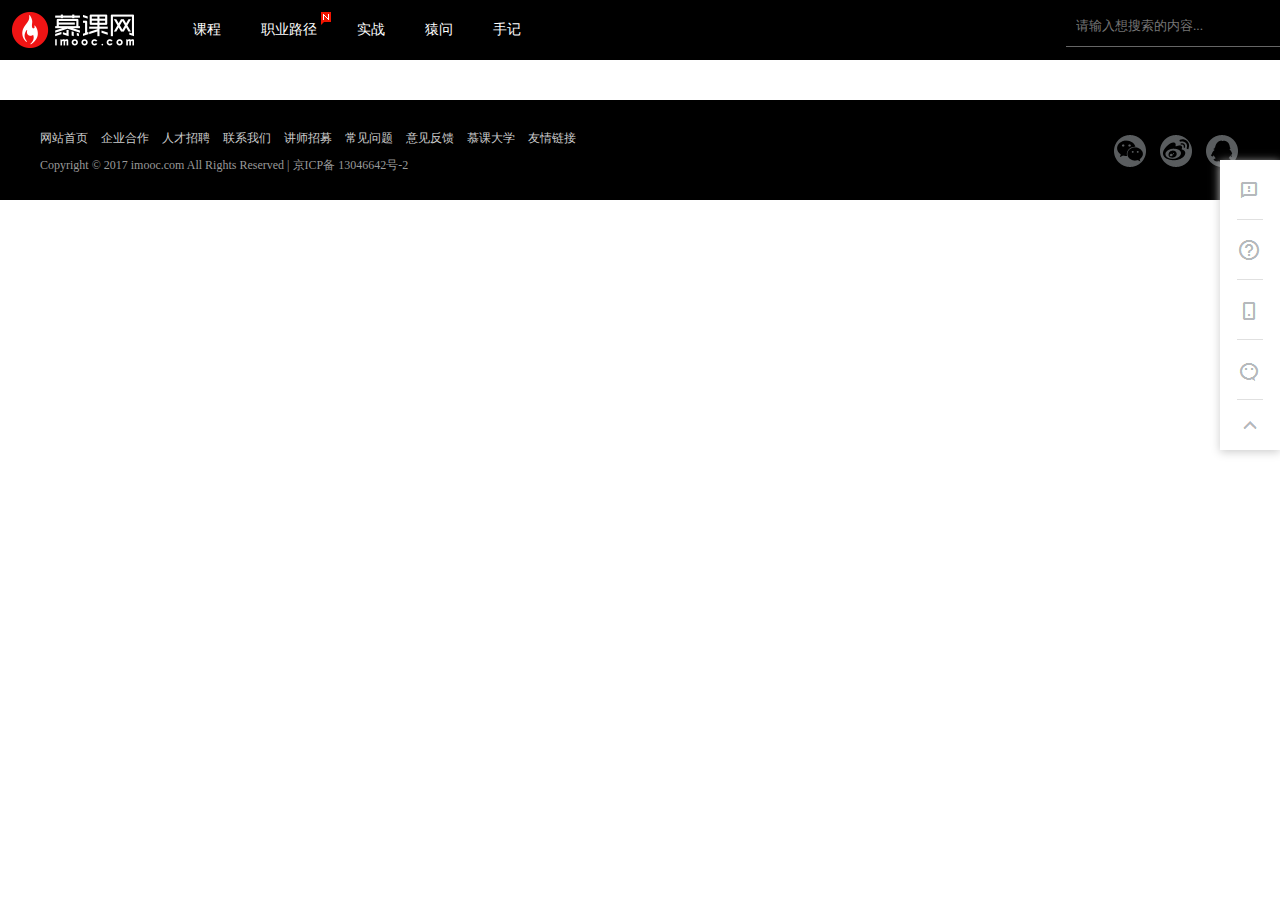
<file: muKeWang/top+bottom.html>
<!DOCTYPE html>
<html>
<head>
	<meta charset="utf-8">
	<title>IT技术资讯_编程语言博客_it博客_IT blog_慕课网手记</title>
	<link rel="stylesheet" href="css/tobo_black.css">
	<link rel="stylesheet" href="css/shouji.css">
</head>
<body>
	<!-- 侧边栏 -->
	<div class="sidebar">
		<ul>
			<li><a href="yijian.html" target="_blank"><i></i><span>意见反馈</span></a></li>
			<li><a href="shizhankecheng.html" target="_blank"><i></i><span>常见问题</span></a></li>
			<li><a href=""><i></i><span>APP下载</span>
				<div class="sidebar_app"><img src="img/sidebar_app.png" alt="sidebar_app"></div>
			</a></li>
			<li><a href=""><i></i><span>官方微信</span>
				<div class="sidebar_weixin"><img src="img/sidebar_weixin.png" alt="sidebar_app"></div>
			</a></li>
			<li><a href="#body" style="	border:0;"><i></i><span>返回顶部</span></a></li>
		</ul>
	</div>
	<div class="all">
	<!-- 头部 -->
		<div class="header">
			<div class="top_black">
				<div class="top_logo">
					<a href="mukewang.html" target="_blank"><img src="img/logo.png" alt="logo.png"></a>
				</div>
				<ul class="top_ul">
					<li><a href="kecheng.html" target="_blank">课程</a></li>
					<li class="zhiye"><a href="profession.html"  target="_blank">职业路径<span></span></a></li>
					<li><a href="shizhan.html"  target="_blank">实战</a></li>
					<li><a href="yuanwen.html"  target="_blank">猿问</a></li>
					<li><a href="shouji2.html"  target="_blank">手记</a></li>
				</ul>
				<div class="user">
					<ul>
						<li class="shopcar_png"><a class="user_a" href=""><span></span>购物车</a>
							<div class="shopcarbox">
								<b>我的购物车<ins>已加入0门课程</ins></b>
								<div class="shopcar_pic">
									<img src="img/kongche.png" alt="kongche.png">
									<ins>购物车里空空如也</ins>
								</div>
								<div class="shopcar_link">
									<ins>快去这里选购你中意的课程</ins>
									<a href="http://coding.imooc.com/" target="_blank">实战课程</a>
									<a href="http://coding.imooc.com/" target="_blank">职业路径</a>
								</div>

								<div class="dingdan">
									<a href="http://www.imooc.com/user/newlogin" target="_blank">我的订单中心</a>
									<a href="http://order.imooc.com/pay/cart" target="_blank">去购物车</a>
								</div>
							</div>
						</li>
						<li><a href="" class="user_a">登录</a></li>
						<li><a href="" class="user_a">注册</a></li>
					</ul>
				</div>		
				<div class="top_searchbox">
					<div class="top_search">
						<input type="text" class="sea_text" placeholder="请输入想搜索的内容..."/>
						<input type="button" class="sea_but"/>
					</div>
				</div>
					
			</div>
		</div>
		<!-- 主体内容 -->	
		<div class="boddy">
			
		</div>

		<!-- 底部 -->
		<div class="bottombox">
			<div class="bottom">
				<div class="bottom_le">
					<p>
						<a href="http://www.imooc.com/" target="_blank">网站首页</a>
						<a href="http://www.imooc.com/about/cooperate"  target="_blank">企业合作</a>
						<a href="http://www.imooc.com/about/job" target="_blank">人才招聘</a>
						<a href="http://www.imooc.com/about/contact" target="_blank">联系我们</a>
						<a href="http://www.imooc.com/about/recruit" target="_blank">讲师招募</a>
						<a href="http://www.imooc.com/about/faq" target="_blank">常见问题</a>
						<a href="http://www.imooc.com/user/feedback" target="_blank">意见反馈</a>
						<a href="http://daxue.imooc.com/" target="_blank">慕课大学</a>
						<a href="http://www.imooc.com/about/friendly" target="_blank">友情链接</a>
					</p>
					<p style="color:#999">
						Copyright © 2017 imooc.com All Rights Reserved | 京ICP备 13046642号-2
					</p>
				</div>
				<div class="bottom_ri">
					<a href="" class="weixin_black" title="微信">
						<div class="erweima"></div>
					</a>
					<a href="http://user.qzone.qq.com/1059809142/" class="weibo_black" target="_blank" title="QQ空间"></a>
					<a href="http://weibo.com/u/3306361973" class="qq_black" target="_blank" title="微博"></a>
				</div>
			</div>
		</div>
	</div>
</body>
</html>
</file>
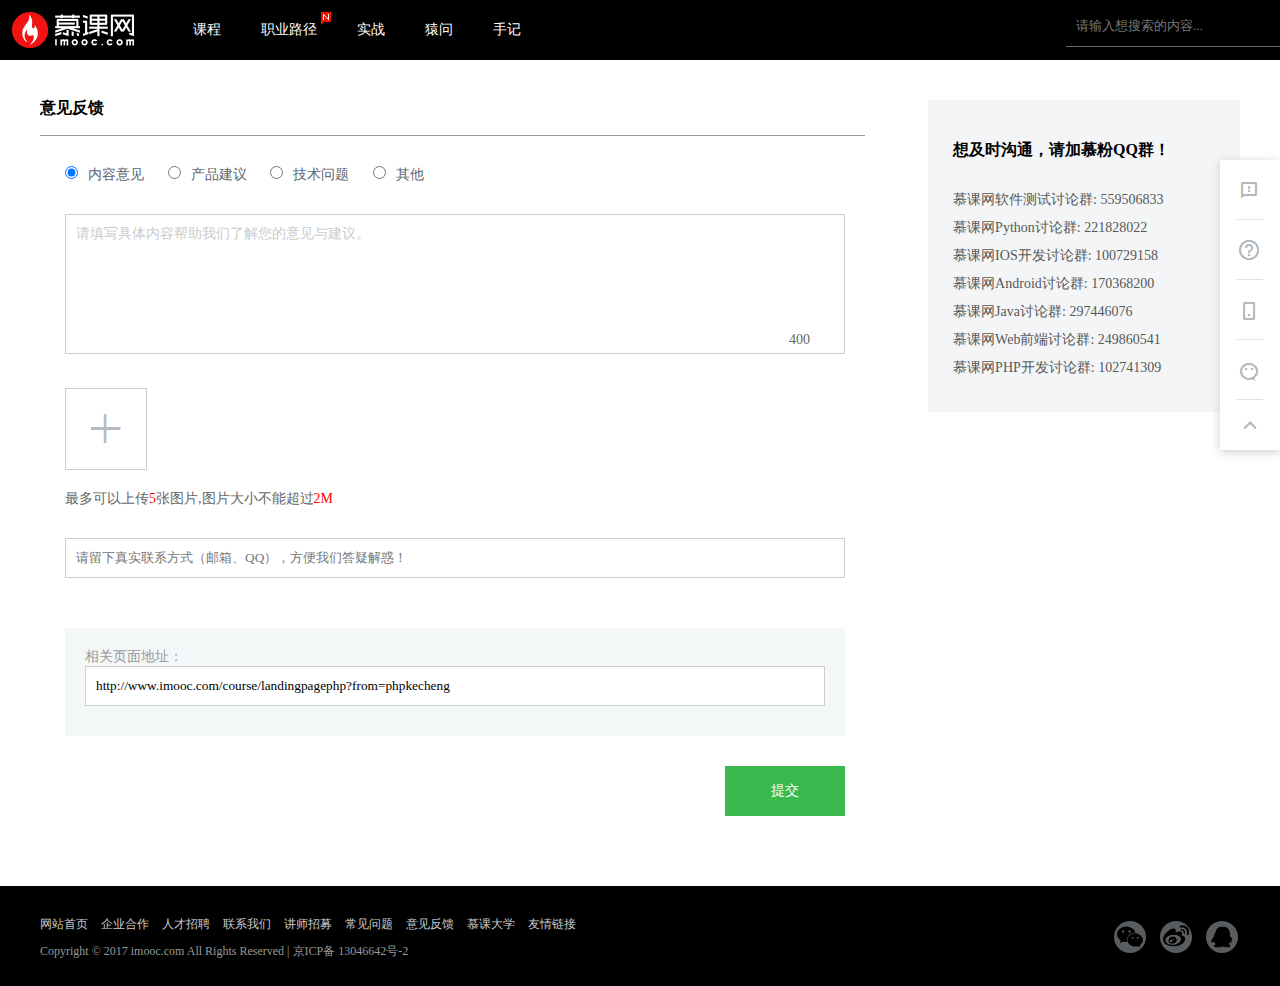
<file: muKeWang/yijian.html>
<!DOCTYPE html>
<html>
<head>
	<meta charset="utf-8">
	<title>慕课网_意见反馈</title>
	<link rel="stylesheet" href="css/tobo_black.css">
	<link rel="stylesheet" href="css/yijian.css">
</head>
<body id="body">
	<!-- 侧边栏 -->
	<div class="sidebar">
		<ul>
			<li><a href="yijian.html" target="_blank"><i></i><span>意见反馈</span></a></li>
			<li><a href="shizhankecheng.html" target="_blank"><i></i><span>常见问题</span></a></li>
			<li><a href=""><i></i><span>APP下载</span>
				<div class="sidebar_app"><img src="img/sidebar_app.png" alt="sidebar_app"></div>
			</a></li>
			<li><a href=""><i></i><span>官方微信</span>
				<div class="sidebar_weixin"><img src="img/sidebar_weixin.png" alt="sidebar_app"></div>
			</a></li>
			<li><a href="#body" style="	border:0;"><i></i><span>返回顶部</span></a></li>
		</ul>
	</div>
	<div class="all">
	<!-- 头部 -->
		<div class="header">
			<div class="top_black">
				<div class="top_logo">
					<a href="mukewang.html" target="_blank"><img src="img/logo.png" alt="logo.png"></a>
				</div>
				<ul class="top_ul">
					<li><a href="kecheng.html" target="_blank">课程</a></li>
					<li class="zhiye"><a href="profession.html"  target="_blank">职业路径<span></span></a></li>
					<li><a href="shizhan.html"  target="_blank">实战</a></li>
					<li><a href="yuanwen.html"  target="_blank">猿问</a></li>
					<li><a href="shouji2.html"  target="_blank">手记</a></li>
				</ul>
				<div class="user">
					<ul>
						<li class="shopcar_png"><a class="user_a" href=""><span></span>购物车</a>
							<div class="shopcarbox">
								<b>我的购物车<ins>已加入0门课程</ins></b>
								<div class="shopcar_pic">
									<img src="img/kongche.png" alt="kongche.png">
									<ins>购物车里空空如也</ins>
								</div>
								<div class="shopcar_link">
									<ins>快去这里选购你中意的课程</ins>
									<a href="http://coding.imooc.com/" target="_blank">实战课程</a>
									<a href="http://coding.imooc.com/" target="_blank">职业路径</a>
								</div>

								<div class="dingdan">
									<a href="http://www.imooc.com/user/newlogin" target="_blank">我的订单中心</a>
									<a href="http://order.imooc.com/pay/cart" target="_blank">去购物车</a>
								</div>
							</div>
						</li>
						<li><a href="" class="user_a">登录</a></li>
						<li><a href="" class="user_a">注册</a></li>
					</ul>
				</div>		
				<div class="top_searchbox">
					<div class="top_search">
						<input type="text" class="sea_text" placeholder="请输入想搜索的内容..."/>
						<input type="button" class="sea_but"/>
					</div>
				</div>
					
			</div>
		</div>
		<!-- 主体内容 -->	
		<main>
			<div class="conte_le">
				<div class="title"><strong>意见反馈</strong></div>
				<div class="conte_bt">
					<div class="radio">
						<span><input type="radio" name="ra" checked="checked">内容意见</span>
						<span><input type="radio" name="ra">产品建议</span>
						<span><input type="radio" name="ra">技术问题</span>
						<span><input type="radio" name="ra">其他</span>
					</div>
					<div class="srk">
						<textarea class="srktext" name="srktext" id="" cols="30" rows="10" placeholder="请填写具体内容帮助我们了解您的意见与建议。"></textarea>
						<span>400</span>
					</div>
					<div class="file">
						<input type="button"/>
						<p>最多可以上传<span>5</span>张图片,图片大小不能超过<span>2M</span></p>
					</div>
					<div class="phonetext">
						<input type="text" placeholder="请留下真实联系方式（邮箱、QQ），方便我们答疑解惑！"/>
					</div>
					<div class="url">
						<p>相关页面地址：</p>
						<input type="text" value="http://www.imooc.com/course/landingpagephp?from=phpkecheng">
					</div>
					<div class="tijiao">
						<input type="submit" value="提交" />
					</div>
				</div>
			</div>
			<div class="conte_ri">
				<div class="Qqun">
					<h4>想及时沟通，请加慕粉QQ群！</h4>
					<ul>
						<li>慕课网软件测试讨论群: 559506833</li>
						<li>慕课网Python讨论群: 221828022</li>
						<li>慕课网IOS开发讨论群: 100729158</li>
						<li>慕课网Android讨论群: 170368200</li>
						<li>慕课网Java讨论群: 297446076</li>
						<li>慕课网Web前端讨论群: 249860541</li>
						<li>慕课网PHP开发讨论群: 102741309</li>
					</ul>
				</div>	
			</div>
		</main>

		<!-- 底部 -->
		<div class="bottombox">
			<div class="bottom">
				<div class="bottom_le">
					<p>
						<a href="http://www.imooc.com/" target="_blank">网站首页</a>
						<a href="http://www.imooc.com/about/cooperate"  target="_blank">企业合作</a>
						<a href="http://www.imooc.com/about/job" target="_blank">人才招聘</a>
						<a href="http://www.imooc.com/about/contact" target="_blank">联系我们</a>
						<a href="http://www.imooc.com/about/recruit" target="_blank">讲师招募</a>
						<a href="http://www.imooc.com/about/faq" target="_blank">常见问题</a>
						<a href="http://www.imooc.com/user/feedback" target="_blank">意见反馈</a>
						<a href="http://daxue.imooc.com/" target="_blank">慕课大学</a>
						<a href="http://www.imooc.com/about/friendly" target="_blank">友情链接</a>
					</p>
					<p style="color:#999">
						Copyright © 2017 imooc.com All Rights Reserved | 京ICP备 13046642号-2
					</p>
				</div>
				<div class="bottom_ri">
					<a href="" class="weixin_black" title="微信">
						<div class="erweima"></div>
					</a>
					<a href="http://user.qzone.qq.com/1059809142/" class="weibo_black" target="_blank" title="QQ空间"></a>
					<a href="http://weibo.com/u/3306361973" class="qq_black" target="_blank" title="微博"></a>
				</div>
			</div>
		</div>
	</div>
</body>
</html>
</file>
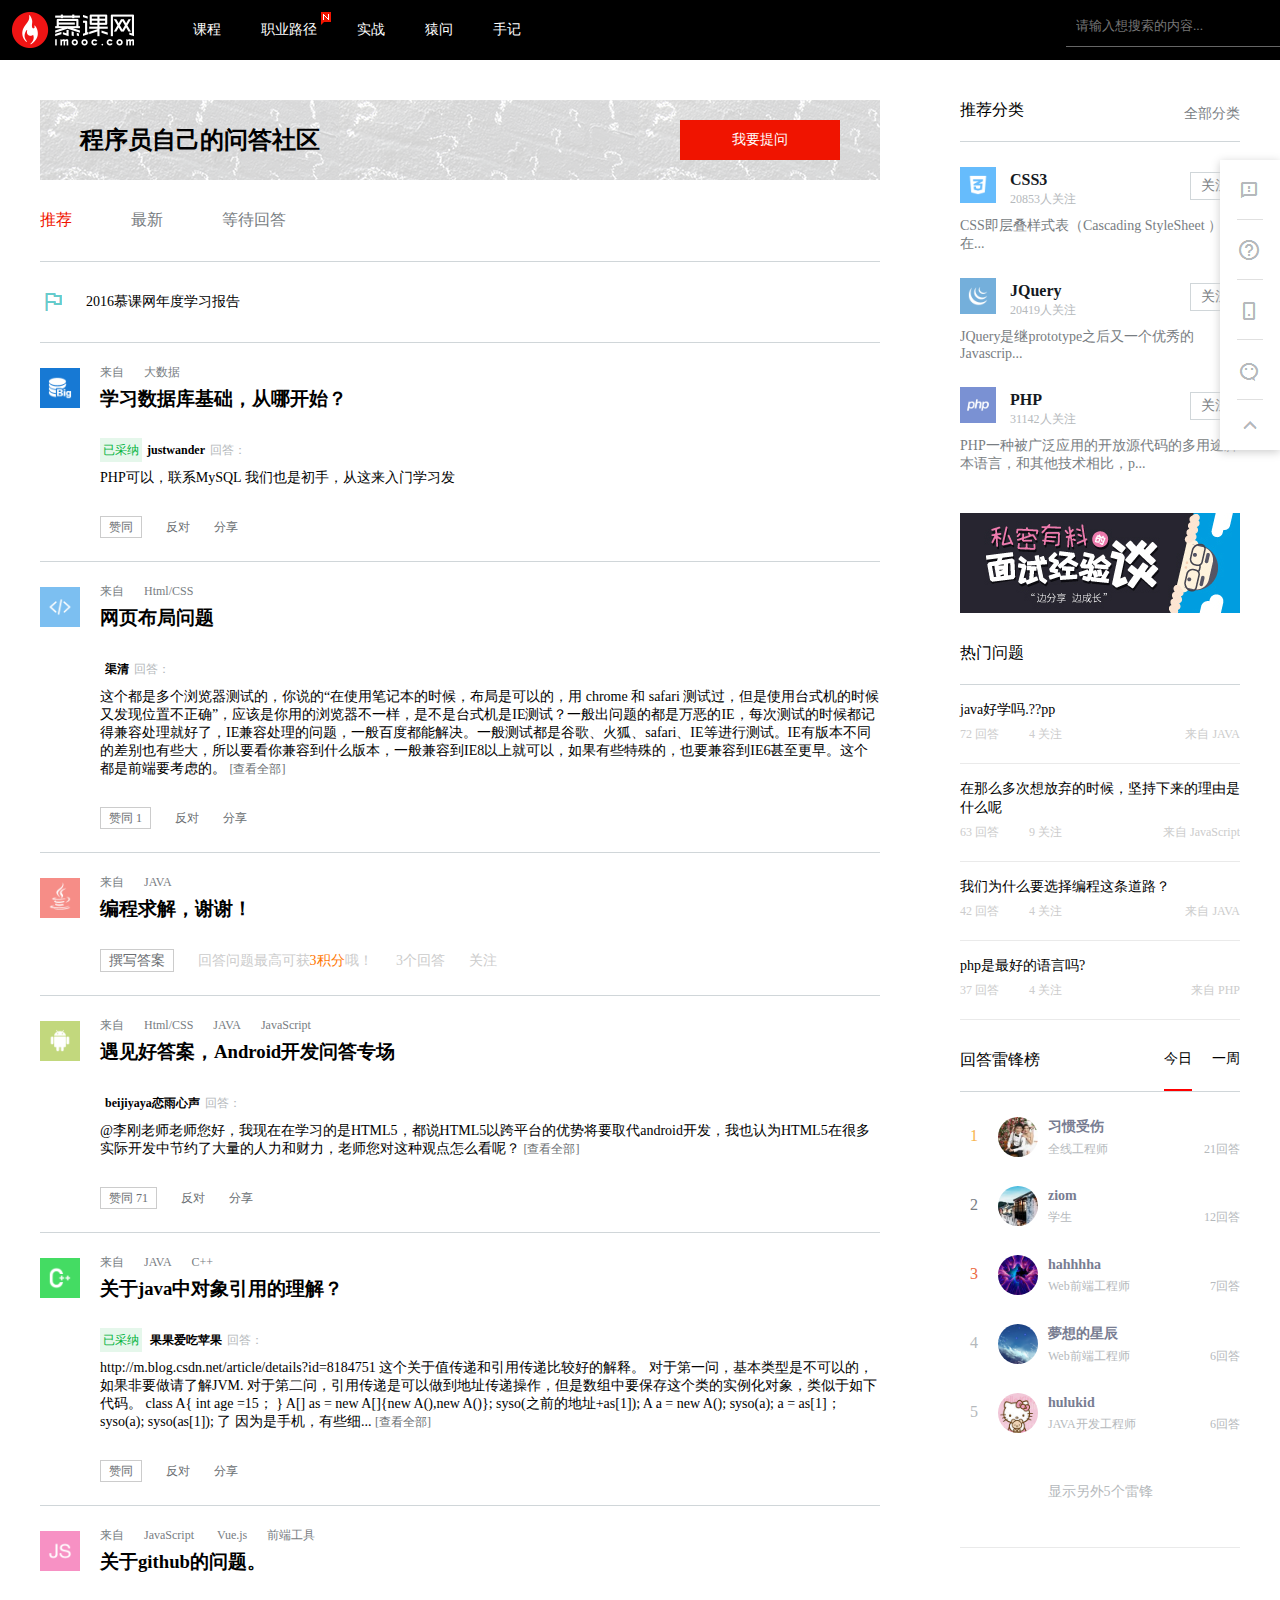
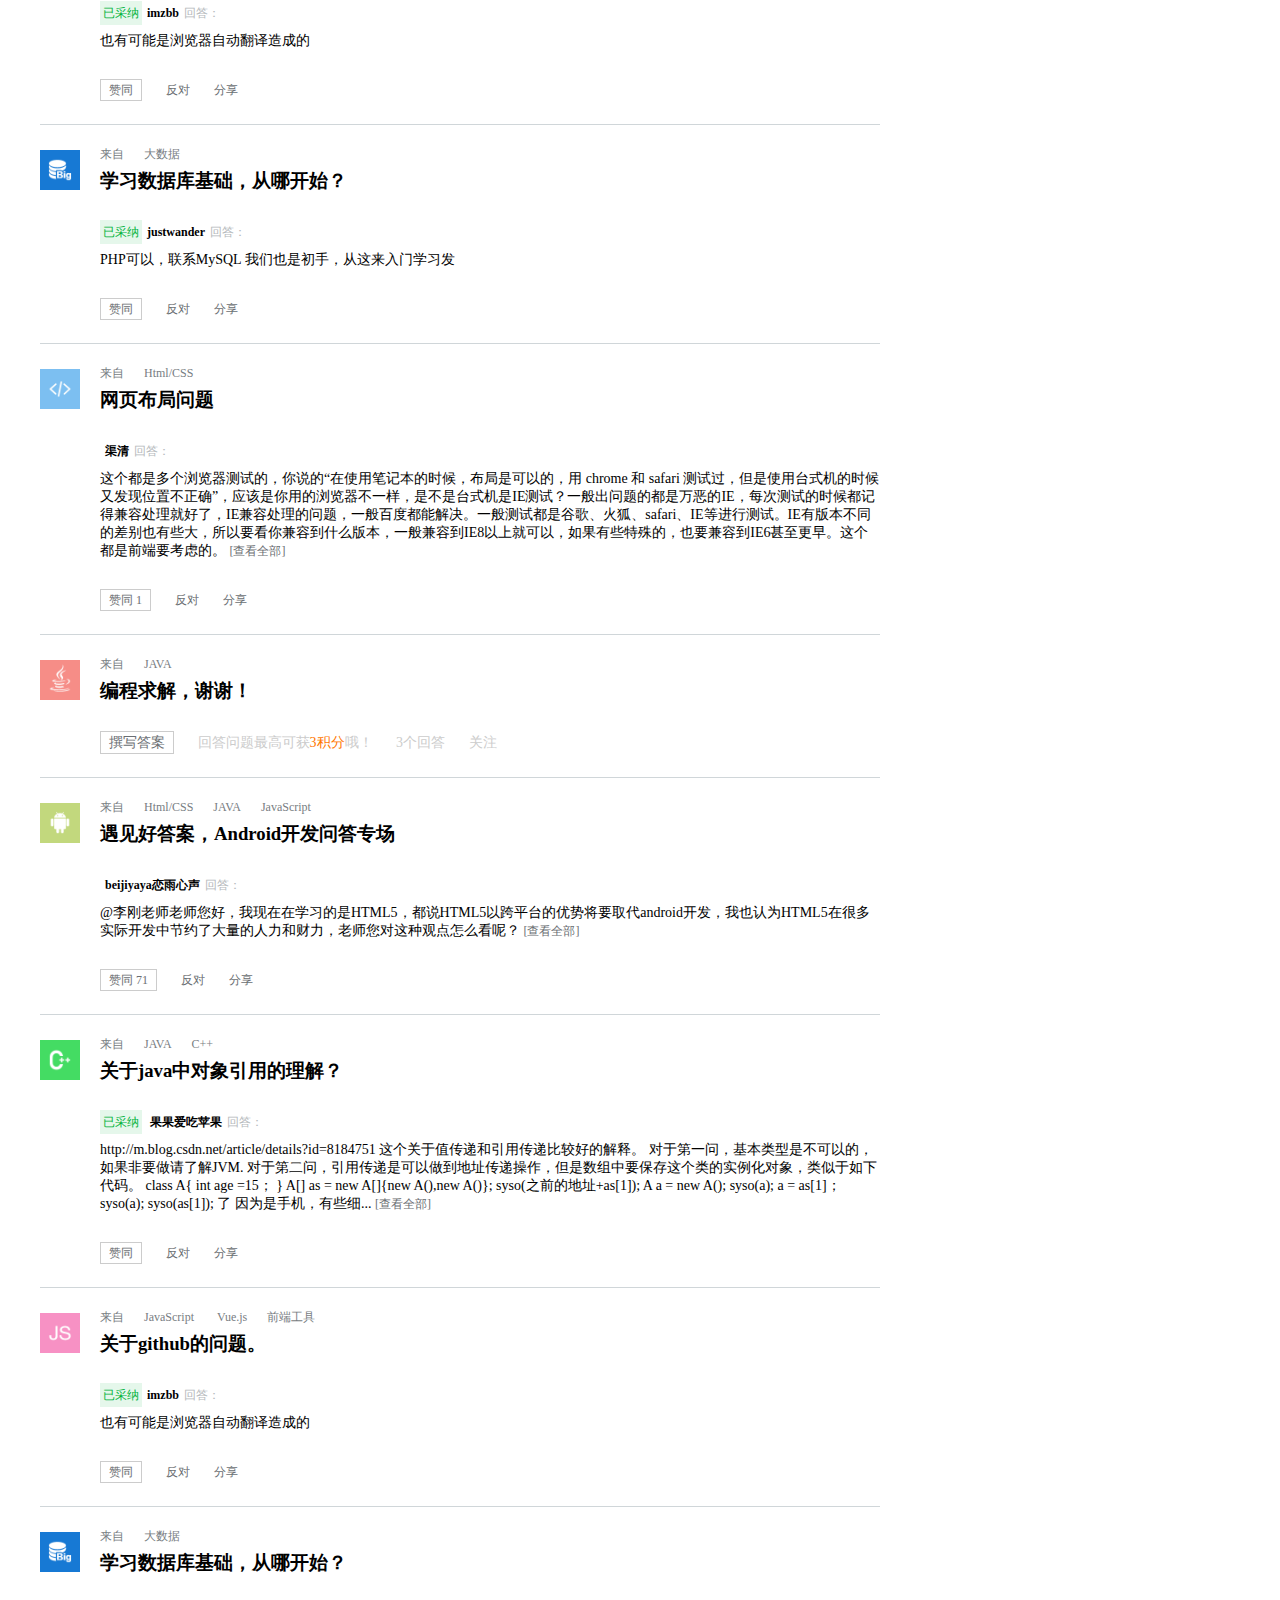
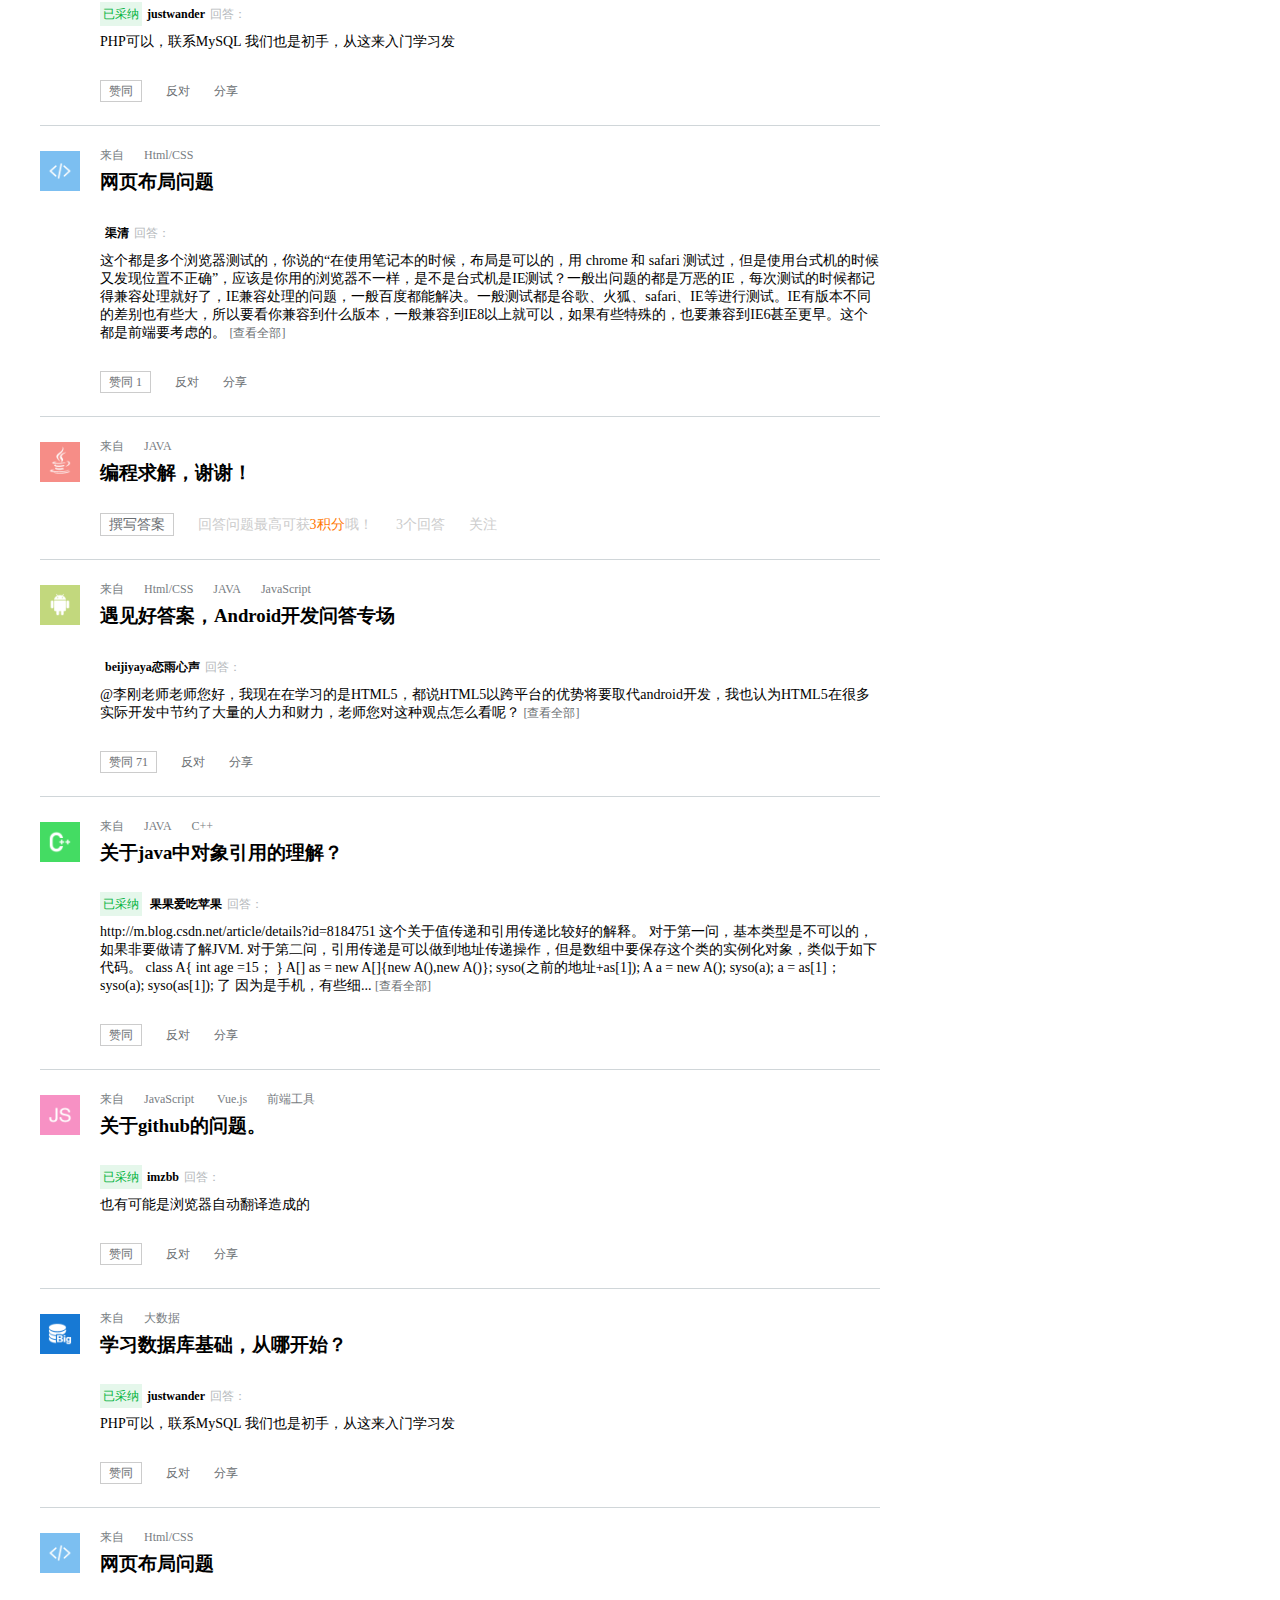
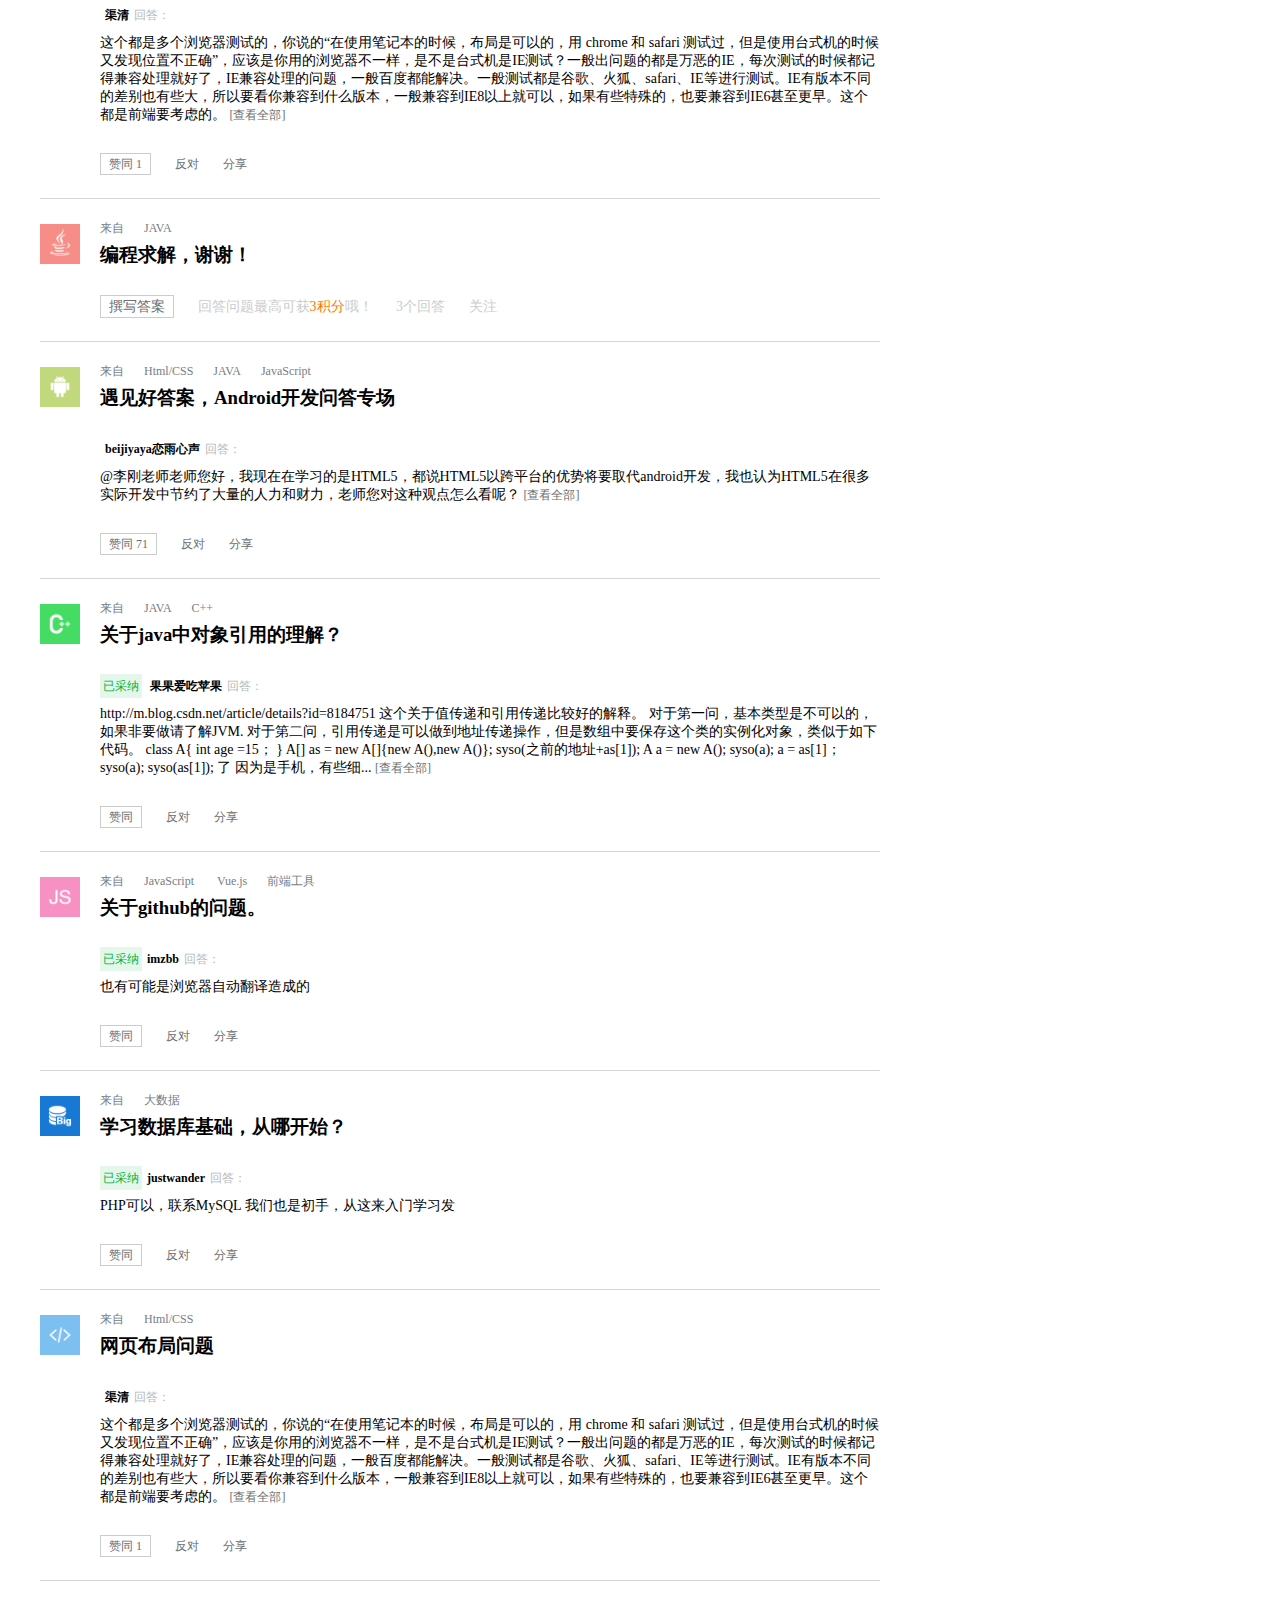
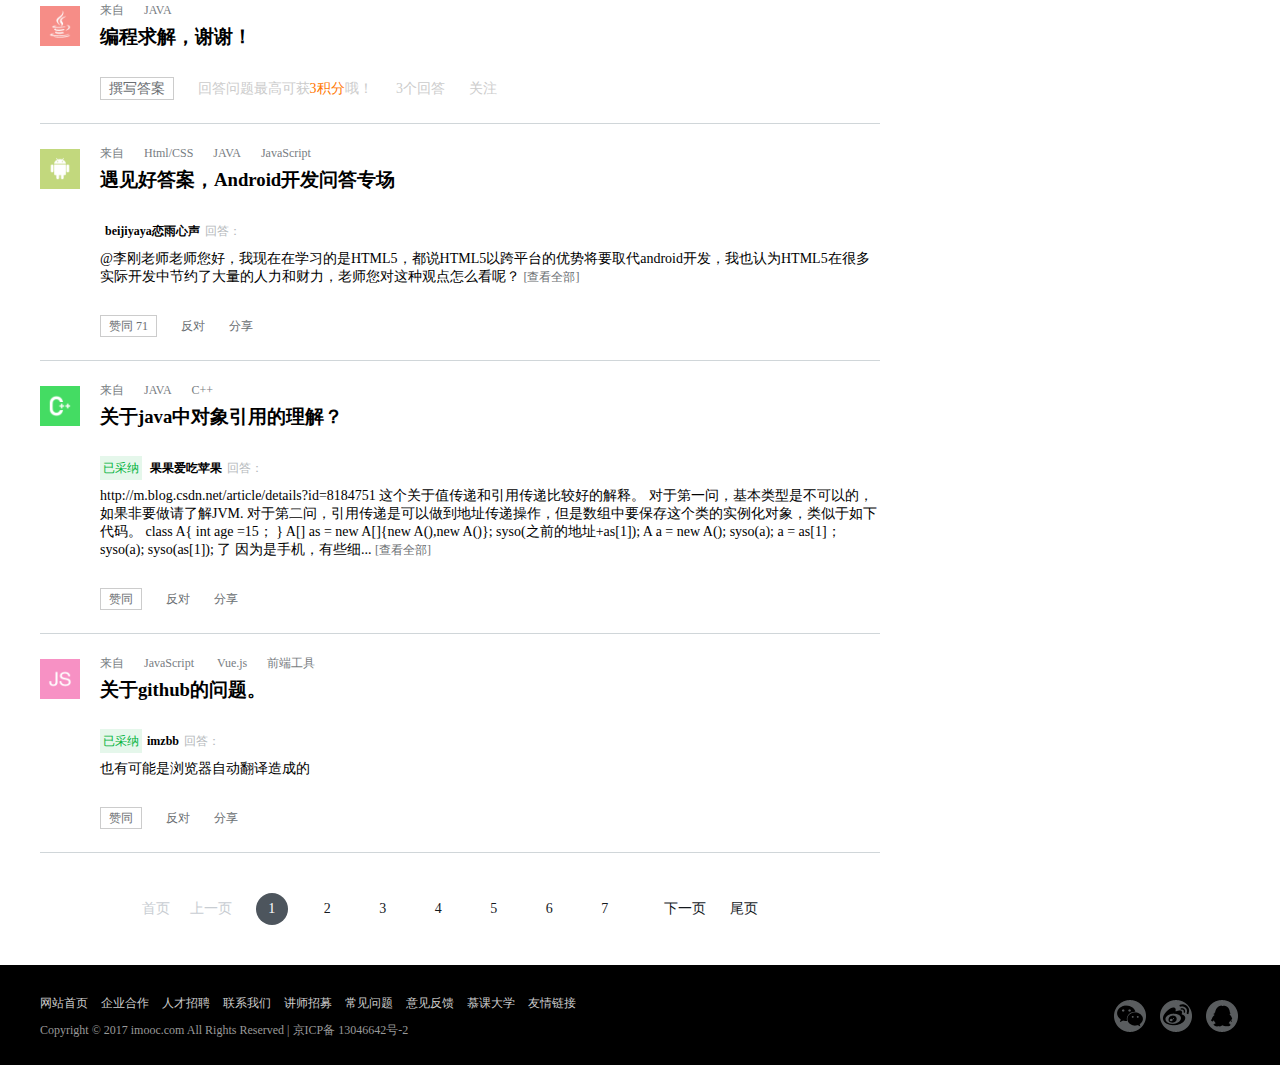
<file: muKeWang/yuanwen.html>
<!DOCTYPE html>
<html>
<head>
	<meta charset="utf-8">
	<title>IT技术问答平台_-慕课网猿问</title>
	<link rel="stylesheet" href="css/tobo_black.css">
	<link rel="stylesheet" href="css/yuanwen.css">
	<style>
		main{width: 1200px;margin:0 auto;}
	</style>
</head>
<body id="body">
	<!-- 侧边栏 -->
	<div class="sidebar">
		<ul>
			<li><a href="yijian.html" target="_blank"><i></i><span>意见反馈</span></a></li>
			<li><a href="shizhankecheng.html" target="_blank"><i></i><span>常见问题</span></a></li>
			<li><a href=""><i></i><span>APP下载</span>
				<div class="sidebar_app"><img src="img/sidebar_app.png" alt="sidebar_app"></div>
			</a></li>
			<li><a href=""><i></i><span>官方微信</span>
				<div class="sidebar_weixin"><img src="img/sidebar_weixin.png" alt="sidebar_app"></div>
			</a></li>
			<li><a href="#body" style="	border:0;"><i></i><span>返回顶部</span></a></li>
		</ul>
	</div>
	<!-- 头部 -->
	<div class="header">
			<div class="top_black">
				<div class="top_logo">
					<a href="mukewang.html" target="_blank"><img src="img/logo.png" alt="logo.png"></a>
				</div>
				<ul class="top_ul">
					<li><a href="kecheng.html" target="_blank">课程</a></li>
					<li class="zhiye"><a href="profession.html"  target="_blank">职业路径<span></span></a></li>
					<li><a href="shizhan.html"  target="_blank">实战</a></li>
					<li><a href="yuanwen.html"  target="_blank">猿问</a></li>
					<li><a href="shouji2.html"  target="_blank">手记</a></li>
				</ul>
				<div class="user">
					<ul>
						<li class="shopcar_png"><a class="user_a" href=""><span></span>购物车</a>
							<div class="shopcarbox">
								<b>我的购物车<ins>已加入0门课程</ins></b>
								<div class="shopcar_pic">
									<img src="img/kongche.png" alt="kongche.png">
									<ins>购物车里空空如也</ins>
								</div>
								<div class="shopcar_link">
									<ins>快去这里选购你中意的课程</ins>
									<a href="http://coding.imooc.com/" target="_blank">实战课程</a>
									<a href="http://coding.imooc.com/" target="_blank">职业路径</a>
								</div>

								<div class="dingdan">
									<a href="http://www.imooc.com/user/newlogin" target="_blank">我的订单中心</a>
									<a href="http://order.imooc.com/pay/cart" target="_blank">去购物车</a>
								</div>
							</div>
						</li>
						<li><a href="" class="user_a">登录</a></li>
						<li><a href="" class="user_a">注册</a></li>
					</ul>
				</div>		
				<div class="top_searchbox">
					<div class="top_search">
						<input type="text" class="sea_text" placeholder="请输入想搜索的内容..."/>
						<input type="button" class="sea_but"/>
					</div>
				</div>
					
			</div>
	</div>
	<div class="all">
		<div class="yuanwen_le">
			<div class="yw_shequ">
				<h2>程序员自己的问答社区</h2>
				<a href="">我要提问</a>
			</div>
			<div class="yw_nav">
				<a href="http://www.imooc.com/wenda">推荐</a>
				<a href="http://www.imooc.com/wenda/new">最新</a>
				<a href="http://www.imooc.com/wenda/waitreply">等待回答</a>
			</div>
			<p class="yw_letwo"><i class="qizi"></i>
			<a class="le_twoa" href="http://www.imooc.com/act/annulreport16/" target="_blank">2016慕课网年度学习报告</a>
			</p>
			<ul class="yw_leul">
				<li class="yw_letwo" name="caina_xing">
					<a class="yw_leulpic" href="http://www.imooc.com/wenda/35" target="_blank"><img src="img/dashuju.jpg" alt="dashuju.jpg"/></a>
					<div class="yw_lile">
						<p class="lile_com">来自<a href="http://www.imooc.com/wenda/35" target="_blank">大数据</a></p>
						<h3><a href="http://www.imooc.com/wenda/detail/342780" target="_blank">学习数据库基础，从哪开始？</a></h3>
						<p class="caina">
							<span>已采纳</span><a href="http://www.imooc.com/u/4884447/bbs" target="_blank">justwander</a>回答：
						</p>
						<p class="huida">PHP可以，联系MySQL 我们也是初手，从这来入门学习发</p>
						<p class="zantong">
							<a href="">赞同</a>
							<a href="">反对</a>
							<a href="">分享</a>
						</p>
					</div>
				</li>

				<li class="yw_letwo" name="huida_xing">
					<a class="yw_leulpic" href="http://www.imooc.com/wenda/5" target="_blank"><img src="img/hc.jpg" alt="hc.jpg"/></a>
					<div class="yw_lile">
						<p class="lile_com">来自<a href="http://www.imooc.com/wenda/35" target="_blank">Html/CSS</a></p>
						<h3><a href="http://www.imooc.com/wenda/detail/342764" target="_blank">网页布局问题</a></h3>
						<p class="caina">
							<a href="http://www.imooc.com/u/4884447/bbs" target="_blank">渠清</a>回答：
						</p>
						<p class="huida">这个都是多个浏览器测试的，你说的“在使用笔记本的时候，布局是可以的，用 chrome 和 safari 测试过，但是使用台式机的时候又发现位置不正确”，应该是你用的浏览器不一样，是不是台式机是IE测试？一般出问题的都是万恶的IE，每次测试的时候都记得兼容处理就好了，IE兼容处理的问题，一般百度都能解决。一般测试都是谷歌、火狐、safari、IE等进行测试。IE有版本不同的差别也有些大，所以要看你兼容到什么版本，一般兼容到IE8以上就可以，如果有些特殊的，也要兼容到IE6甚至更早。这个都是前端要考虑的。
						<span class="look"><a href="">[查看全部]</a></span>
						</p>
						<p class="zantong">
							<a href="">赞同 1</a>
							<a href="">反对</a>
							<a href="">分享</a>
						</p>
					</div>
				</li>

				<li class="yw_letwo" name="juanxie_xing">
					<a class="yw_leulpic" href="http://www.imooc.com/wenda/detail/342801" target="_blank"><img src="img/java.jpg" alt="hc.jpg"/></a>
					<div class="yw_lile">
						<p class="lile_com">来自<a href="http://www.imooc.com/wenda/3" target="_blank">JAVA</a></p>
						<h3><a href="http://www.imooc.com/wenda/detail/342801" target="_blank">编程求解，谢谢！</a></h3>
						<p class="zhuanxie">
							<a href="">撰写答案</a>
							<a href="http://www.imooc.com/about/faq?t=3" target="_blank">回答问题最高可获<span>3积分</span>哦！</a>
							<a href="http://www.imooc.com/wenda/detail/342801" target="_blank">3个回答</a>
							<a href="">关注</a>
						</p>
					</div>
				</li>
				
				<li class="yw_letwo" name="huida_xing">
					<a class="yw_leulpic" href="http://www.imooc.com/wenda/12" target="_blank"><img src="img/aj.jpg" alt="aj.jpg"/></a>
					<div class="yw_lile">
						<p class="lile_com">来自<a href="http://www.imooc.com/wenda/12" target="_blank">Html/CSS</a><a href="http://www.imooc.com/wenda/3" target="_blank">JAVA</a><a href="http://www.imooc.com/wenda/17" target="_blank">JavaScript</a></p>
						<h3><a href="http://www.imooc.com/wenda/detail/325341" target="_blank">遇见好答案，Android开发问答专场</a></h3>
						<p class="caina">
							<a href="http://www.imooc.com/u/3794065/bbs" target="_blank">beijiyaya恋雨心声</a>回答：
						</p>
						<p class="huida">@李刚老师老师您好，我现在在学习的是HTML5，都说HTML5以跨平台的优势将要取代android开发，我也认为HTML5在很多实际开发中节约了大量的人力和财力，老师您对这种观点怎么看呢？
						<span class="look"><a href="">[查看全部]</a></span>
						</p>
						<p class="zantong">
							<a href="">赞同 71</a>
							<a href="">反对</a>
							<a href="">分享</a>
						</p>
					</div>
				</li>
			
				<li class="yw_letwo" name="caina_xing">
					<a class="yw_leulpic" href="http://www.imooc.com/wenda/30" target="_blank"><img src="img/cjj.jpg" alt="cjj.jpg"/></a>
					<div class="yw_lile">
						<p class="lile_com">来自<a href="http://www.imooc.com/wenda/30" target="_blank">JAVA</a><a href="http://www.imooc.com/wenda/3" target="_blank">C++</a></p>
						<h3><a href="http://www.imooc.com/wenda/detail/342748" target="_blank">关于java中对象引用的理解？</a></h3>
						<p class="caina">
							<span>已采纳</span><a href="http://www.imooc.com/u/2761398/bbs" target="_blank"> 果果爱吃苹果</a>回答：
						</p>
						<p class="huida">http://m.blog.csdn.net/article/details?id=8184751 这个关于值传递和引用传递比较好的解释。 对于第一问，基本类型是不可以的，如果非要做请了解JVM. 对于第二问，引用传递是可以做到地址传递操作，但是数组中要保存这个类的实例化对象，类似于如下代码。 class A{ int age =15； } A[] as = new A[]{new A(),new A()}; syso(之前的地址+as[1]); A a = new A(); syso(a); a = as[1]； syso(a); syso(as[1]); 了 因为是手机，有些细...
							<span class="look"><a href="">[查看全部]</a></span>
						</p>
						<p class="zantong">
							<a href="">赞同</a>
							<a href="">反对</a>
							<a href="">分享</a>
						</p>
					</div>
				</li>
			
				<li class="yw_letwo" name="caina_xing">
					<a class="yw_leulpic" href="http://www.imooc.com/wenda/17" target="_blank"><img src="img/js.jpg" alt="js.jpg"/></a>
					<div class="yw_lile">
						<p class="lile_com">来自<a href="http://www.imooc.com/wenda/17" target="_blank">JavaScript </a><a href="http://www.imooc.com/wenda/52" target="_blank">Vue.js</a><a href="http://www.imooc.com/wenda/26" target="_blank">前端工具 </a></p>
						<h3><a href="http://www.imooc.com/wenda/detail/342751" target="_blank">关于github的问题。</a></h3>
						<p class="caina">
							<span>已采纳</span><a href="http://www.imooc.com/u/4764962/bbs" target="_blank">imzbb</a>回答：
						</p>
						<p class="huida">也有可能是浏览器自动翻译造成的</p>
						<p class="zantong">
							<a href="">赞同</a>
							<a href="">反对</a>
							<a href="">分享</a>
						</p>
					</div>
				</li>
				
				<li class="yw_letwo" name="caina_xing">
					<a class="yw_leulpic" href="http://www.imooc.com/wenda/35" target="_blank"><img src="img/dashuju.jpg" alt="dashuju.jpg"/></a>
					<div class="yw_lile">
						<p class="lile_com">来自<a href="http://www.imooc.com/wenda/35" target="_blank">大数据</a></p>
						<h3><a href="http://www.imooc.com/wenda/detail/342780" target="_blank">学习数据库基础，从哪开始？</a></h3>
						<p class="caina">
							<span>已采纳</span><a href="http://www.imooc.com/u/4884447/bbs" target="_blank">justwander</a>回答：
						</p>
						<p class="huida">PHP可以，联系MySQL 我们也是初手，从这来入门学习发</p>
						<p class="zantong">
							<a href="">赞同</a>
							<a href="">反对</a>
							<a href="">分享</a>
						</p>
					</div>
				</li>

				<li class="yw_letwo" name="huida_xing">
					<a class="yw_leulpic" href="http://www.imooc.com/wenda/5" target="_blank"><img src="img/hc.jpg" alt="hc.jpg"/></a>
					<div class="yw_lile">
						<p class="lile_com">来自<a href="http://www.imooc.com/wenda/35" target="_blank">Html/CSS</a></p>
						<h3><a href="http://www.imooc.com/wenda/detail/342764" target="_blank">网页布局问题</a></h3>
						<p class="caina">
							<a href="http://www.imooc.com/u/4884447/bbs" target="_blank">渠清</a>回答：
						</p>
						<p class="huida">这个都是多个浏览器测试的，你说的“在使用笔记本的时候，布局是可以的，用 chrome 和 safari 测试过，但是使用台式机的时候又发现位置不正确”，应该是你用的浏览器不一样，是不是台式机是IE测试？一般出问题的都是万恶的IE，每次测试的时候都记得兼容处理就好了，IE兼容处理的问题，一般百度都能解决。一般测试都是谷歌、火狐、safari、IE等进行测试。IE有版本不同的差别也有些大，所以要看你兼容到什么版本，一般兼容到IE8以上就可以，如果有些特殊的，也要兼容到IE6甚至更早。这个都是前端要考虑的。
						<span class="look"><a href="">[查看全部]</a></span>
						</p>
						<p class="zantong">
							<a href="">赞同 1</a>
							<a href="">反对</a>
							<a href="">分享</a>
						</p>
					</div>
				</li>

				<li class="yw_letwo" name="juanxie_xing">
					<a class="yw_leulpic" href="http://www.imooc.com/wenda/detail/342801" target="_blank"><img src="img/java.jpg" alt="hc.jpg"/></a>
					<div class="yw_lile">
						<p class="lile_com">来自<a href="http://www.imooc.com/wenda/3" target="_blank">JAVA</a></p>
						<h3><a href="http://www.imooc.com/wenda/detail/342801" target="_blank">编程求解，谢谢！</a></h3>
						<p class="zhuanxie">
							<a href="">撰写答案</a>
							<a href="http://www.imooc.com/about/faq?t=3" target="_blank">回答问题最高可获<span>3积分</span>哦！</a>
							<a href="http://www.imooc.com/wenda/detail/342801" target="_blank">3个回答</a>
							<a href="">关注</a>
						</p>
					</div>
				</li>
				
				<li class="yw_letwo" name="huida_xing">
					<a class="yw_leulpic" href="http://www.imooc.com/wenda/12" target="_blank"><img src="img/aj.jpg" alt="aj.jpg"/></a>
					<div class="yw_lile">
						<p class="lile_com">来自<a href="http://www.imooc.com/wenda/12" target="_blank">Html/CSS</a><a href="http://www.imooc.com/wenda/3" target="_blank">JAVA</a><a href="http://www.imooc.com/wenda/17" target="_blank">JavaScript</a></p>
						<h3><a href="http://www.imooc.com/wenda/detail/325341" target="_blank">遇见好答案，Android开发问答专场</a></h3>
						<p class="caina">
							<a href="http://www.imooc.com/u/3794065/bbs" target="_blank">beijiyaya恋雨心声</a>回答：
						</p>
						<p class="huida">@李刚老师老师您好，我现在在学习的是HTML5，都说HTML5以跨平台的优势将要取代android开发，我也认为HTML5在很多实际开发中节约了大量的人力和财力，老师您对这种观点怎么看呢？
						<span class="look"><a href="">[查看全部]</a></span>
						</p>
						<p class="zantong">
							<a href="">赞同 71</a>
							<a href="">反对</a>
							<a href="">分享</a>
						</p>
					</div>
				</li>
			
				<li class="yw_letwo" name="caina_xing">
					<a class="yw_leulpic" href="http://www.imooc.com/wenda/30" target="_blank"><img src="img/cjj.jpg" alt="cjj.jpg"/></a>
					<div class="yw_lile">
						<p class="lile_com">来自<a href="http://www.imooc.com/wenda/30" target="_blank">JAVA</a><a href="http://www.imooc.com/wenda/3" target="_blank">C++</a></p>
						<h3><a href="http://www.imooc.com/wenda/detail/342748" target="_blank">关于java中对象引用的理解？</a></h3>
						<p class="caina">
							<span>已采纳</span><a href="http://www.imooc.com/u/2761398/bbs" target="_blank"> 果果爱吃苹果</a>回答：
						</p>
						<p class="huida">http://m.blog.csdn.net/article/details?id=8184751 这个关于值传递和引用传递比较好的解释。 对于第一问，基本类型是不可以的，如果非要做请了解JVM. 对于第二问，引用传递是可以做到地址传递操作，但是数组中要保存这个类的实例化对象，类似于如下代码。 class A{ int age =15； } A[] as = new A[]{new A(),new A()}; syso(之前的地址+as[1]); A a = new A(); syso(a); a = as[1]； syso(a); syso(as[1]); 了 因为是手机，有些细...
							<span class="look"><a href="">[查看全部]</a></span>
						</p>
						<p class="zantong">
							<a href="">赞同</a>
							<a href="">反对</a>
							<a href="">分享</a>
						</p>
					</div>
				</li>
			
				<li class="yw_letwo" name="caina_xing">
					<a class="yw_leulpic" href="http://www.imooc.com/wenda/17" target="_blank"><img src="img/js.jpg" alt="js.jpg"/></a>
					<div class="yw_lile">
						<p class="lile_com">来自<a href="http://www.imooc.com/wenda/17" target="_blank">JavaScript </a><a href="http://www.imooc.com/wenda/52" target="_blank">Vue.js</a><a href="http://www.imooc.com/wenda/26" target="_blank">前端工具 </a></p>
						<h3><a href="http://www.imooc.com/wenda/detail/342751" target="_blank">关于github的问题。</a></h3>
						<p class="caina">
							<span>已采纳</span><a href="http://www.imooc.com/u/4764962/bbs" target="_blank">imzbb</a>回答：
						</p>
						<p class="huida">也有可能是浏览器自动翻译造成的</p>
						<p class="zantong">
							<a href="">赞同</a>
							<a href="">反对</a>
							<a href="">分享</a>
						</p>
					</div>
				</li>
				
				<li class="yw_letwo" name="caina_xing">
					<a class="yw_leulpic" href="http://www.imooc.com/wenda/35" target="_blank"><img src="img/dashuju.jpg" alt="dashuju.jpg"/></a>
					<div class="yw_lile">
						<p class="lile_com">来自<a href="http://www.imooc.com/wenda/35" target="_blank">大数据</a></p>
						<h3><a href="http://www.imooc.com/wenda/detail/342780" target="_blank">学习数据库基础，从哪开始？</a></h3>
						<p class="caina">
							<span>已采纳</span><a href="http://www.imooc.com/u/4884447/bbs" target="_blank">justwander</a>回答：
						</p>
						<p class="huida">PHP可以，联系MySQL 我们也是初手，从这来入门学习发</p>
						<p class="zantong">
							<a href="">赞同</a>
							<a href="">反对</a>
							<a href="">分享</a>
						</p>
					</div>
				</li>

				<li class="yw_letwo" name="huida_xing">
					<a class="yw_leulpic" href="http://www.imooc.com/wenda/5" target="_blank"><img src="img/hc.jpg" alt="hc.jpg"/></a>
					<div class="yw_lile">
						<p class="lile_com">来自<a href="http://www.imooc.com/wenda/35" target="_blank">Html/CSS</a></p>
						<h3><a href="http://www.imooc.com/wenda/detail/342764" target="_blank">网页布局问题</a></h3>
						<p class="caina">
							<a href="http://www.imooc.com/u/4884447/bbs" target="_blank">渠清</a>回答：
						</p>
						<p class="huida">这个都是多个浏览器测试的，你说的“在使用笔记本的时候，布局是可以的，用 chrome 和 safari 测试过，但是使用台式机的时候又发现位置不正确”，应该是你用的浏览器不一样，是不是台式机是IE测试？一般出问题的都是万恶的IE，每次测试的时候都记得兼容处理就好了，IE兼容处理的问题，一般百度都能解决。一般测试都是谷歌、火狐、safari、IE等进行测试。IE有版本不同的差别也有些大，所以要看你兼容到什么版本，一般兼容到IE8以上就可以，如果有些特殊的，也要兼容到IE6甚至更早。这个都是前端要考虑的。
						<span class="look"><a href="">[查看全部]</a></span>
						</p>
						<p class="zantong">
							<a href="">赞同 1</a>
							<a href="">反对</a>
							<a href="">分享</a>
						</p>
					</div>
				</li>

				<li class="yw_letwo" name="juanxie_xing">
					<a class="yw_leulpic" href="http://www.imooc.com/wenda/detail/342801" target="_blank"><img src="img/java.jpg" alt="hc.jpg"/></a>
					<div class="yw_lile">
						<p class="lile_com">来自<a href="http://www.imooc.com/wenda/3" target="_blank">JAVA</a></p>
						<h3><a href="http://www.imooc.com/wenda/detail/342801" target="_blank">编程求解，谢谢！</a></h3>
						<p class="zhuanxie">
							<a href="">撰写答案</a>
							<a href="http://www.imooc.com/about/faq?t=3" target="_blank">回答问题最高可获<span>3积分</span>哦！</a>
							<a href="http://www.imooc.com/wenda/detail/342801" target="_blank">3个回答</a>
							<a href="">关注</a>
						</p>
					</div>
				</li>
				
				<li class="yw_letwo" name="huida_xing">
					<a class="yw_leulpic" href="http://www.imooc.com/wenda/12" target="_blank"><img src="img/aj.jpg" alt="aj.jpg"/></a>
					<div class="yw_lile">
						<p class="lile_com">来自<a href="http://www.imooc.com/wenda/12" target="_blank">Html/CSS</a><a href="http://www.imooc.com/wenda/3" target="_blank">JAVA</a><a href="http://www.imooc.com/wenda/17" target="_blank">JavaScript</a></p>
						<h3><a href="http://www.imooc.com/wenda/detail/325341" target="_blank">遇见好答案，Android开发问答专场</a></h3>
						<p class="caina">
							<a href="http://www.imooc.com/u/3794065/bbs" target="_blank">beijiyaya恋雨心声</a>回答：
						</p>
						<p class="huida">@李刚老师老师您好，我现在在学习的是HTML5，都说HTML5以跨平台的优势将要取代android开发，我也认为HTML5在很多实际开发中节约了大量的人力和财力，老师您对这种观点怎么看呢？
						<span class="look"><a href="">[查看全部]</a></span>
						</p>
						<p class="zantong">
							<a href="">赞同 71</a>
							<a href="">反对</a>
							<a href="">分享</a>
						</p>
					</div>
				</li>
			
				<li class="yw_letwo" name="caina_xing">
					<a class="yw_leulpic" href="http://www.imooc.com/wenda/30" target="_blank"><img src="img/cjj.jpg" alt="cjj.jpg"/></a>
					<div class="yw_lile">
						<p class="lile_com">来自<a href="http://www.imooc.com/wenda/30" target="_blank">JAVA</a><a href="http://www.imooc.com/wenda/3" target="_blank">C++</a></p>
						<h3><a href="http://www.imooc.com/wenda/detail/342748" target="_blank">关于java中对象引用的理解？</a></h3>
						<p class="caina">
							<span>已采纳</span><a href="http://www.imooc.com/u/2761398/bbs" target="_blank"> 果果爱吃苹果</a>回答：
						</p>
						<p class="huida">http://m.blog.csdn.net/article/details?id=8184751 这个关于值传递和引用传递比较好的解释。 对于第一问，基本类型是不可以的，如果非要做请了解JVM. 对于第二问，引用传递是可以做到地址传递操作，但是数组中要保存这个类的实例化对象，类似于如下代码。 class A{ int age =15； } A[] as = new A[]{new A(),new A()}; syso(之前的地址+as[1]); A a = new A(); syso(a); a = as[1]； syso(a); syso(as[1]); 了 因为是手机，有些细...
							<span class="look"><a href="">[查看全部]</a></span>
						</p>
						<p class="zantong">
							<a href="">赞同</a>
							<a href="">反对</a>
							<a href="">分享</a>
						</p>
					</div>
				</li>
			
				<li class="yw_letwo" name="caina_xing">
					<a class="yw_leulpic" href="http://www.imooc.com/wenda/17" target="_blank"><img src="img/js.jpg" alt="js.jpg"/></a>
					<div class="yw_lile">
						<p class="lile_com">来自<a href="http://www.imooc.com/wenda/17" target="_blank">JavaScript </a><a href="http://www.imooc.com/wenda/52" target="_blank">Vue.js</a><a href="http://www.imooc.com/wenda/26" target="_blank">前端工具 </a></p>
						<h3><a href="http://www.imooc.com/wenda/detail/342751" target="_blank">关于github的问题。</a></h3>
						<p class="caina">
							<span>已采纳</span><a href="http://www.imooc.com/u/4764962/bbs" target="_blank">imzbb</a>回答：
						</p>
						<p class="huida">也有可能是浏览器自动翻译造成的</p>
						<p class="zantong">
							<a href="">赞同</a>
							<a href="">反对</a>
							<a href="">分享</a>
						</p>
					</div>
				</li>
				
				<li class="yw_letwo" name="caina_xing">
					<a class="yw_leulpic" href="http://www.imooc.com/wenda/35" target="_blank"><img src="img/dashuju.jpg" alt="dashuju.jpg"/></a>
					<div class="yw_lile">
						<p class="lile_com">来自<a href="http://www.imooc.com/wenda/35" target="_blank">大数据</a></p>
						<h3><a href="http://www.imooc.com/wenda/detail/342780" target="_blank">学习数据库基础，从哪开始？</a></h3>
						<p class="caina">
							<span>已采纳</span><a href="http://www.imooc.com/u/4884447/bbs" target="_blank">justwander</a>回答：
						</p>
						<p class="huida">PHP可以，联系MySQL 我们也是初手，从这来入门学习发</p>
						<p class="zantong">
							<a href="">赞同</a>
							<a href="">反对</a>
							<a href="">分享</a>
						</p>
					</div>
				</li>

				<li class="yw_letwo" name="huida_xing">
					<a class="yw_leulpic" href="http://www.imooc.com/wenda/5" target="_blank"><img src="img/hc.jpg" alt="hc.jpg"/></a>
					<div class="yw_lile">
						<p class="lile_com">来自<a href="http://www.imooc.com/wenda/35" target="_blank">Html/CSS</a></p>
						<h3><a href="http://www.imooc.com/wenda/detail/342764" target="_blank">网页布局问题</a></h3>
						<p class="caina">
							<a href="http://www.imooc.com/u/4884447/bbs" target="_blank">渠清</a>回答：
						</p>
						<p class="huida">这个都是多个浏览器测试的，你说的“在使用笔记本的时候，布局是可以的，用 chrome 和 safari 测试过，但是使用台式机的时候又发现位置不正确”，应该是你用的浏览器不一样，是不是台式机是IE测试？一般出问题的都是万恶的IE，每次测试的时候都记得兼容处理就好了，IE兼容处理的问题，一般百度都能解决。一般测试都是谷歌、火狐、safari、IE等进行测试。IE有版本不同的差别也有些大，所以要看你兼容到什么版本，一般兼容到IE8以上就可以，如果有些特殊的，也要兼容到IE6甚至更早。这个都是前端要考虑的。
						<span class="look"><a href="">[查看全部]</a></span>
						</p>
						<p class="zantong">
							<a href="">赞同 1</a>
							<a href="">反对</a>
							<a href="">分享</a>
						</p>
					</div>
				</li>

				<li class="yw_letwo" name="juanxie_xing">
					<a class="yw_leulpic" href="http://www.imooc.com/wenda/detail/342801" target="_blank"><img src="img/java.jpg" alt="hc.jpg"/></a>
					<div class="yw_lile">
						<p class="lile_com">来自<a href="http://www.imooc.com/wenda/3" target="_blank">JAVA</a></p>
						<h3><a href="http://www.imooc.com/wenda/detail/342801" target="_blank">编程求解，谢谢！</a></h3>
						<p class="zhuanxie">
							<a href="">撰写答案</a>
							<a href="http://www.imooc.com/about/faq?t=3" target="_blank">回答问题最高可获<span>3积分</span>哦！</a>
							<a href="http://www.imooc.com/wenda/detail/342801" target="_blank">3个回答</a>
							<a href="">关注</a>
						</p>
					</div>
				</li>
				
				<li class="yw_letwo" name="huida_xing">
					<a class="yw_leulpic" href="http://www.imooc.com/wenda/12" target="_blank"><img src="img/aj.jpg" alt="aj.jpg"/></a>
					<div class="yw_lile">
						<p class="lile_com">来自<a href="http://www.imooc.com/wenda/12" target="_blank">Html/CSS</a><a href="http://www.imooc.com/wenda/3" target="_blank">JAVA</a><a href="http://www.imooc.com/wenda/17" target="_blank">JavaScript</a></p>
						<h3><a href="http://www.imooc.com/wenda/detail/325341" target="_blank">遇见好答案，Android开发问答专场</a></h3>
						<p class="caina">
							<a href="http://www.imooc.com/u/3794065/bbs" target="_blank">beijiyaya恋雨心声</a>回答：
						</p>
						<p class="huida">@李刚老师老师您好，我现在在学习的是HTML5，都说HTML5以跨平台的优势将要取代android开发，我也认为HTML5在很多实际开发中节约了大量的人力和财力，老师您对这种观点怎么看呢？
						<span class="look"><a href="">[查看全部]</a></span>
						</p>
						<p class="zantong">
							<a href="">赞同 71</a>
							<a href="">反对</a>
							<a href="">分享</a>
						</p>
					</div>
				</li>
			
				<li class="yw_letwo" name="caina_xing">
					<a class="yw_leulpic" href="http://www.imooc.com/wenda/30" target="_blank"><img src="img/cjj.jpg" alt="cjj.jpg"/></a>
					<div class="yw_lile">
						<p class="lile_com">来自<a href="http://www.imooc.com/wenda/30" target="_blank">JAVA</a><a href="http://www.imooc.com/wenda/3" target="_blank">C++</a></p>
						<h3><a href="http://www.imooc.com/wenda/detail/342748" target="_blank">关于java中对象引用的理解？</a></h3>
						<p class="caina">
							<span>已采纳</span><a href="http://www.imooc.com/u/2761398/bbs" target="_blank"> 果果爱吃苹果</a>回答：
						</p>
						<p class="huida">http://m.blog.csdn.net/article/details?id=8184751 这个关于值传递和引用传递比较好的解释。 对于第一问，基本类型是不可以的，如果非要做请了解JVM. 对于第二问，引用传递是可以做到地址传递操作，但是数组中要保存这个类的实例化对象，类似于如下代码。 class A{ int age =15； } A[] as = new A[]{new A(),new A()}; syso(之前的地址+as[1]); A a = new A(); syso(a); a = as[1]； syso(a); syso(as[1]); 了 因为是手机，有些细...
							<span class="look"><a href="">[查看全部]</a></span>
						</p>
						<p class="zantong">
							<a href="">赞同</a>
							<a href="">反对</a>
							<a href="">分享</a>
						</p>
					</div>
				</li>
			
				<li class="yw_letwo" name="caina_xing">
					<a class="yw_leulpic" href="http://www.imooc.com/wenda/17" target="_blank"><img src="img/js.jpg" alt="js.jpg"/></a>
					<div class="yw_lile">
						<p class="lile_com">来自<a href="http://www.imooc.com/wenda/17" target="_blank">JavaScript </a><a href="http://www.imooc.com/wenda/52" target="_blank">Vue.js</a><a href="http://www.imooc.com/wenda/26" target="_blank">前端工具 </a></p>
						<h3><a href="http://www.imooc.com/wenda/detail/342751" target="_blank">关于github的问题。</a></h3>
						<p class="caina">
							<span>已采纳</span><a href="http://www.imooc.com/u/4764962/bbs" target="_blank">imzbb</a>回答：
						</p>
						<p class="huida">也有可能是浏览器自动翻译造成的</p>
						<p class="zantong">
							<a href="">赞同</a>
							<a href="">反对</a>
							<a href="">分享</a>
						</p>
					</div>
				</li>
				
				<li class="yw_letwo" name="caina_xing">
					<a class="yw_leulpic" href="http://www.imooc.com/wenda/35" target="_blank"><img src="img/dashuju.jpg" alt="dashuju.jpg"/></a>
					<div class="yw_lile">
						<p class="lile_com">来自<a href="http://www.imooc.com/wenda/35" target="_blank">大数据</a></p>
						<h3><a href="http://www.imooc.com/wenda/detail/342780" target="_blank">学习数据库基础，从哪开始？</a></h3>
						<p class="caina">
							<span>已采纳</span><a href="http://www.imooc.com/u/4884447/bbs" target="_blank">justwander</a>回答：
						</p>
						<p class="huida">PHP可以，联系MySQL 我们也是初手，从这来入门学习发</p>
						<p class="zantong">
							<a href="">赞同</a>
							<a href="">反对</a>
							<a href="">分享</a>
						</p>
					</div>
				</li>

				<li class="yw_letwo" name="huida_xing">
					<a class="yw_leulpic" href="http://www.imooc.com/wenda/5" target="_blank"><img src="img/hc.jpg" alt="hc.jpg"/></a>
					<div class="yw_lile">
						<p class="lile_com">来自<a href="http://www.imooc.com/wenda/35" target="_blank">Html/CSS</a></p>
						<h3><a href="http://www.imooc.com/wenda/detail/342764" target="_blank">网页布局问题</a></h3>
						<p class="caina">
							<a href="http://www.imooc.com/u/4884447/bbs" target="_blank">渠清</a>回答：
						</p>
						<p class="huida">这个都是多个浏览器测试的，你说的“在使用笔记本的时候，布局是可以的，用 chrome 和 safari 测试过，但是使用台式机的时候又发现位置不正确”，应该是你用的浏览器不一样，是不是台式机是IE测试？一般出问题的都是万恶的IE，每次测试的时候都记得兼容处理就好了，IE兼容处理的问题，一般百度都能解决。一般测试都是谷歌、火狐、safari、IE等进行测试。IE有版本不同的差别也有些大，所以要看你兼容到什么版本，一般兼容到IE8以上就可以，如果有些特殊的，也要兼容到IE6甚至更早。这个都是前端要考虑的。
						<span class="look"><a href="">[查看全部]</a></span>
						</p>
						<p class="zantong">
							<a href="">赞同 1</a>
							<a href="">反对</a>
							<a href="">分享</a>
						</p>
					</div>
				</li>

				<li class="yw_letwo" name="juanxie_xing">
					<a class="yw_leulpic" href="http://www.imooc.com/wenda/detail/342801" target="_blank"><img src="img/java.jpg" alt="hc.jpg"/></a>
					<div class="yw_lile">
						<p class="lile_com">来自<a href="http://www.imooc.com/wenda/3" target="_blank">JAVA</a></p>
						<h3><a href="http://www.imooc.com/wenda/detail/342801" target="_blank">编程求解，谢谢！</a></h3>
						<p class="zhuanxie">
							<a href="">撰写答案</a>
							<a href="http://www.imooc.com/about/faq?t=3" target="_blank">回答问题最高可获<span>3积分</span>哦！</a>
							<a href="http://www.imooc.com/wenda/detail/342801" target="_blank">3个回答</a>
							<a href="">关注</a>
						</p>
					</div>
				</li>
				
				<li class="yw_letwo" name="huida_xing">
					<a class="yw_leulpic" href="http://www.imooc.com/wenda/12" target="_blank"><img src="img/aj.jpg" alt="aj.jpg"/></a>
					<div class="yw_lile">
						<p class="lile_com">来自<a href="http://www.imooc.com/wenda/12" target="_blank">Html/CSS</a><a href="http://www.imooc.com/wenda/3" target="_blank">JAVA</a><a href="http://www.imooc.com/wenda/17" target="_blank">JavaScript</a></p>
						<h3><a href="http://www.imooc.com/wenda/detail/325341" target="_blank">遇见好答案，Android开发问答专场</a></h3>
						<p class="caina">
							<a href="http://www.imooc.com/u/3794065/bbs" target="_blank">beijiyaya恋雨心声</a>回答：
						</p>
						<p class="huida">@李刚老师老师您好，我现在在学习的是HTML5，都说HTML5以跨平台的优势将要取代android开发，我也认为HTML5在很多实际开发中节约了大量的人力和财力，老师您对这种观点怎么看呢？
						<span class="look"><a href="">[查看全部]</a></span>
						</p>
						<p class="zantong">
							<a href="">赞同 71</a>
							<a href="">反对</a>
							<a href="">分享</a>
						</p>
					</div>
				</li>
			
				<li class="yw_letwo" name="caina_xing">
					<a class="yw_leulpic" href="http://www.imooc.com/wenda/30" target="_blank"><img src="img/cjj.jpg" alt="cjj.jpg"/></a>
					<div class="yw_lile">
						<p class="lile_com">来自<a href="http://www.imooc.com/wenda/30" target="_blank">JAVA</a><a href="http://www.imooc.com/wenda/3" target="_blank">C++</a></p>
						<h3><a href="http://www.imooc.com/wenda/detail/342748" target="_blank">关于java中对象引用的理解？</a></h3>
						<p class="caina">
							<span>已采纳</span><a href="http://www.imooc.com/u/2761398/bbs" target="_blank"> 果果爱吃苹果</a>回答：
						</p>
						<p class="huida">http://m.blog.csdn.net/article/details?id=8184751 这个关于值传递和引用传递比较好的解释。 对于第一问，基本类型是不可以的，如果非要做请了解JVM. 对于第二问，引用传递是可以做到地址传递操作，但是数组中要保存这个类的实例化对象，类似于如下代码。 class A{ int age =15； } A[] as = new A[]{new A(),new A()}; syso(之前的地址+as[1]); A a = new A(); syso(a); a = as[1]； syso(a); syso(as[1]); 了 因为是手机，有些细...
							<span class="look"><a href="">[查看全部]</a></span>
						</p>
						<p class="zantong">
							<a href="">赞同</a>
							<a href="">反对</a>
							<a href="">分享</a>
						</p>
					</div>
				</li>
			
				<li class="yw_letwo" name="caina_xing">
					<a class="yw_leulpic" href="http://www.imooc.com/wenda/17" target="_blank"><img src="img/js.jpg" alt="js.jpg"/></a>
					<div class="yw_lile">
						<p class="lile_com">来自<a href="http://www.imooc.com/wenda/17" target="_blank">JavaScript </a><a href="http://www.imooc.com/wenda/52" target="_blank">Vue.js</a><a href="http://www.imooc.com/wenda/26" target="_blank">前端工具 </a></p>
						<h3><a href="http://www.imooc.com/wenda/detail/342751" target="_blank">关于github的问题。</a></h3>
						<p class="caina">
							<span>已采纳</span><a href="http://www.imooc.com/u/4764962/bbs" target="_blank">imzbb</a>回答：
						</p>
						<p class="huida">也有可能是浏览器自动翻译造成的</p>
						<p class="zantong">
							<a href="">赞同</a>
							<a href="">反对</a>
							<a href="">分享</a>
						</p>
					</div>
				</li>
			</ul>
			<div class="pager">
				<span>首页</span><span>上一页</span>
				<span class="number">
					<a href="http://www.imooc.com/wenda/recommend/1">1</a>
					<a href="http://www.imooc.com/wenda/recommend/2">2</a>
					<a href="http://www.imooc.com/wenda/recommend/3">3</a>
					<a href="http://www.imooc.com/wenda/recommend/4">4</a>
					<a href="http://www.imooc.com/wenda/recommend/5">5</a>
					<a href="http://www.imooc.com/wenda/recommend/6">6</a>
					<a href="http://www.imooc.com/wenda/recommend/7">7</a>
				</span>
				<a href="http://www.imooc.com/wenda/recommend/2">下一页</a>
				<a href="http://www.imooc.com/wenda/recommend/1371">尾页</a>
			</div>
		</div>
		<div class="yuanwen_ri">
			<div class="ywri_onebox">
				<div class="ywri_title"><span>推荐分类</span><a href="">全部分类</a></div>
				<ul>
					<li>
						<div class="ywri_fenleili">
							<a href="http://www.imooc.com/wenda/25" target="_blank"><img src="img/css3.jpg" alt="css3.jpg"></a>
							<span class="fenleili_sp">
								<a href="http://www.imooc.com/wenda/25" target="_blank">CSS3</a>
								<span>20853人关注</span>
							</span>
							<a class="guanzhu" href="">关注</a>
							<p>CSS即层叠样式表（Cascading StyleSheet ）。 在...</p>
						</div>
					</li>
					<li>
						<div class="ywri_fenleili">
							<a href="http://www.imooc.com/wenda/15" target="_blank"><img src="img/jquery.jpg" alt="jquery.jpg"></a>
							<span class="fenleili_sp">
								<a href="http://www.imooc.com/wenda/15" target="_blank">JQuery</a>
								<span>20419人关注</span>
							</span>
							<a class="guanzhu" href="">关注</a>
							<p>JQuery是继prototype之后又一个优秀的Javascrip...</p>
						</div>
					</li>
					<li>
						<div class="ywri_fenleili">
							<a href="http://www.imooc.com/wenda/2" target="_blank"><img src="img/php2.jpg" alt="php2.jpg"></a>
							<span class="fenleili_sp">
								<a href="http://www.imooc.com/wenda/2" target="_blank">PHP</a>
								<span>31142人关注</span>
							</span>
							<a class="guanzhu" href="">关注</a>
							<p>PHP一种被广泛应用的开放源代码的多用途脚本语言，和其他技术相比，p...</p>
						</div>
					</li>
				</ul>
				<a class="miantan" href="http://www.imooc.com/wenda/detail/323381"></a>
			</div>

			<div class="ywri_twobox">
				<div class="ywri_title"><span>热门问题</span></div>
				<ul class="ywri_ultwo">
					<li>
						<p class="two_wenti"><a href="http://www.imooc.com/wenda/detail/338299" target="_blank">java好学吗.??pp</a></p>
						<p class="two_list"><span><a href="">72 回答</a></span><span><a href="">4 关注</a></span><span><a href="">来自 JAVA</a></span></p>
					</li>
					<li>
						<p class="two_wenti"><a href="http://www.imooc.com/wenda/detail/320028" target="_blank">在那么多次想放弃的时候，坚持下来的理由是什么呢</a></p>
						<p class="two_list"><span><a href="">63 回答</a></span><span><a href="">9 关注</a></span><span><a href="">来自 JavaScript</a></span></p>
					</li>
					<li>
						<p class="two_wenti"><a href="http://www.imooc.com/wenda/detail/322000" target="_blank">我们为什么要选择编程这条道路？</a></p>
						<p class="two_list"><span><a href="">42 回答</a></span><span><a href="">4 关注</a></span><span><a href="">来自 JAVA</a></span></p>
					</li>
					<li>
						<p class="two_wenti"><a href="http://www.imooc.com/wenda/detail/326393" target="_blank">php是最好的语言吗?</a></p>
						<p class="two_list"><span><a href="">37 回答</a></span><span><a href="">4 关注</a></span><span><a href="">来自 PHP</a></span></p>
					</li>
				</ul>
			</div>

			<div class="ywri_threebox">
				<div class="ywri_title2"><span>回答雷锋榜</span><a href="">一周</a><a href="">今日</a></div>
				<ul class="ywri_ulthree">
					<li>
						<div class="ywri_tre">
							<div class="tre_le">
								<b style="color:#f8b551">1</b>
								<a href="http://www.imooc.com/u/4499997/bbs" target="_blank"><img src="img/user1.jpg" alt="user1.jpg"></a>
							</div>
							<div class="tre_ri">
								<a href="http://www.imooc.com/u/4499997/bbs" target="_blank">习惯受伤</a>
								<p class="pp">全线工程师<span>21回答</span></p>	
							</div>
						</div>
					</li>

					<li>
						<div class="ywri_tre">
							<div class="tre_le">
								<b style="color: #787d82">2</b>
								<a href="http://www.imooc.com/u/1971860/bbs" target="_blank"><img src="img/user2.jpg" alt="user2.jpg"></a>
							</div>
							<div class="tre_ri">
								<a href="http://www.imooc.com/u/1971860/bbs" target="_blank">ziom</a>
								<p class="pp">学生<span>12回答</span></p>	
							</div>
						</div>
					</li>

					<li>
						<div class="ywri_tre">
							<div class="tre_le">
								<b style="color: #ec6941">3</b>
								<a href="http://www.imooc.com/u/1130118/bbs" target="_blank"><img src="img/user3.jpg" alt="user3.jpg"></a>
							</div>
							<div class="tre_ri">
								<a href="http://www.imooc.com/u/1130118/bbs" target="_blank">hahhhha</a>
								<p class="pp">Web前端工程师<span>7回答</span></p>	
							</div>
						</div>
					</li>

					<li>
						<div class="ywri_tre">
							<div class="tre_le">
								<b>4</b>
								<a href="http://www.imooc.com/u/2698756/bbs" target="_blank"><img src="img/user4.jpg" alt="user4.jpg"></a>
							</div>
							<div class="tre_ri">
								<a href="http://www.imooc.com/u/2698756/bbs" target="_blank">夢想的星辰</a>
								<p class="pp">Web前端工程师<span>6回答</span></p>	
							</div>
						</div>
					</li>

					<li>
						<div class="ywri_tre">
							<div class="tre_le">
								<b>5</b>
								<a href="http://www.imooc.com/u/1121955/bbs" target="_blank"><img src="img/user5.jpg" alt="user5.jpg"></a>
							</div>
							<div class="tre_ri">
								<a href="http://www.imooc.com/u/1121955/bbs" target="_blank">hulukid</a>
								<p class="pp">JAVA开发工程师<span>6回答</span></p>	
							</div>
						</div>
					</li>
				</ul>
				<a class="onclick" href="">显示另外5个雷锋</a>
			</div>
		</div>
	</div>
	<!-- 底部 -->
	<div class="bottombox">
			<div class="bottom">
				<div class="bottom_le">
					<p>
						<a href="http://www.imooc.com/" target="_blank">网站首页</a>
						<a href="http://www.imooc.com/about/cooperate"  target="_blank">企业合作</a>
						<a href="http://www.imooc.com/about/job" target="_blank">人才招聘</a>
						<a href="http://www.imooc.com/about/contact" target="_blank">联系我们</a>
						<a href="http://www.imooc.com/about/recruit" target="_blank">讲师招募</a>
						<a href="http://www.imooc.com/about/faq" target="_blank">常见问题</a>
						<a href="http://www.imooc.com/user/feedback" target="_blank">意见反馈</a>
						<a href="http://daxue.imooc.com/" target="_blank">慕课大学</a>
						<a href="http://www.imooc.com/about/friendly" target="_blank">友情链接</a>
					</p>
					<p style="color:#999">
						Copyright © 2017 imooc.com All Rights Reserved | 京ICP备 13046642号-2
					</p>
				</div>
				<div class="bottom_ri">
					<a href="" class="weixin_black" title="微信">
						<div class="erweima"></div>
					</a>
					<a href="http://user.qzone.qq.com/1059809142/" class="weibo_black" target="_blank" title="QQ空间"></a>
					<a href="http://weibo.com/u/3306361973" class="qq_black" target="_blank" title="微博"></a>
				</div>
			</div>
	</div>
</body>
</html>
</file>
<file: muKeWang/css/tobo_black.css>
/*黑色头部样式*/
*{padding: 0;margin:0;text-decoration: none;list-style: none;font-family: "微软雅黑"}

.sidebar{
	width: 60px;
	height: 290px;
	box-shadow: 0px 2px 9px #ccc;
	position: fixed;
	top:160px;
	right: 0;
	background: #fff;
	z-index: 10;
}
.sidebar li{
		padding:0 17px;
}
.sidebar a{
	display: block;
 	padding: 17px 0;
	border-bottom: 1px solid #e0e0e0;
	position: relative;
}
.sidebar a span{
	width: 30px;
	height: 30px;
	color: red;
	font-size: 12px;
	position: absolute;
	top:13px;
	display: none;
	background: #fff;
}
.sidebar a .sidebar_app,.sidebar_weixin{
	width: 162px;
	height: 205px;
	position: absolute;
	top:-34px;
	left: -180px;
	box-shadow: 0px 2px 9px #e0e0e0;
	display: none;
}
.sidebar_weixin{
	top:-94px;
}
.sidebar a:hover .sidebar_app,.sidebar a:hover .sidebar_weixin,.sidebar a:hover span{display: block;}
.sidebar a i{
	display: block;
	width: 25px;
	height: 25px;
	background: url(../img/sidebar.png) no-repeat;
}
.sidebar li:nth-child(2) i{background: url(../img/sidebar.png) no-repeat 0 -24px;}
.sidebar li:nth-child(3) i{background: url(../img/sidebar.png) no-repeat 0 -48px;}
.sidebar li:nth-child(4) i{background: url(../img/sidebar.png) no-repeat 0 -72px;}
.sidebar li:nth-child(5) i{
	background: url(../img/sidebar.png) no-repeat 1px -104px;
}
.header{
	background: #000;
	min-width: 1580px;
	height: 60px;
}
.top_black{
	line-height: 60px;
	margin:0 auto;
	font-size: 14px;
}
/*黑色头部logo部分*/
.top_black .top_logo{
	float: left;
	margin-right: 25px;
}
.top_logo a{
	display: block;
	padding: 10px 10px;
	height: 40px;
}
.top_logo a img{
	width: 128px;
	height: 40px;
}
/*黑色头部 左侧导航栏部分*/
.top_black .top_ul{
	float: left;
}
.top_ul li{
	float: left;
}

.top_ul li a{
	display: block;
	padding: 0 20px;
	color:#fff;
	transition: 0.3s;
}
.top_ul .zhiye{position: relative;}
.top_ul .zhiye span{
	display: block;
	width: 16px;
	height: 16px;
	background: url(../img/new.png);
	position: absolute;
	top:10px;
	left: 77px;
}
.top_ul li a:hover{
	background:#1E2225;
}
/*黑色头部 右侧用户导航栏*/
.top_black  .user{
	float: right;
}
.user ul li{
	float: left;
}
.user ul li .user_a{
	color:#999;
	padding: 0 20px;
	display: block;
}
.user ul li .user_a:hover{color:#fff;background:#1E2225;}

.shopcar_png{
	position: relative;
}
.shopcarbox{
	width: 320px;
	height: 410px;
	background: #fff;
	position: absolute;
	left: -250px;
	top: 60px;
	border:1px solid #e0e0e0;
	display: none;
	z-index: 88;
	padding: 0 15px;
}
.shopcarbox b{
	font-weight: normal;
	border-bottom: 1px solid #e0e0e0;
	font-size: 18px;
	display: block;
}
.shopcarbox b ins{
	float: right;
	color:#93999f;
	font-size: 12px;
}
.shopcar_pic{
	margin:0 60px;
	border-bottom: 1px solid #e0e0e0;
	overflow: hidden;
	margin-top: 35px;
	text-align: center;
}
.shopcar_pic img{
	width: 62px;
	height: 62px;
	display:block;
	margin-left: 69px;
}
.shopcar_pic ins{
	color:#93999F;
	font-size: 14px;
	display: block;
	text-align: center;
}
.shopcar_link{
	font-size: 12px;
    color: #93999f;
    text-align: center;
    line-height: 28px;
    margin-top: 20px;
    padding-bottom: 30px;
    border-bottom: 1px solid #e0e0e0;
}
.shopcar_link a{
	font-size: 12px;
	color:#f01414;
	display: block;
}
.dingdan{
	line-height: 38px;
}
.dingdan a{
	color:#93999F;
	display: inline-block;
	font-size: 12px;
	margin-top: 10px;

}
.dingdan a:nth-child(2){
	color:#fff;
	padding:0 16px;
	border-radius: 2px;
	background: #f01414;
	float: right;
}


.user ul .shopcar_png span{
	display: block;
	float: left;
	margin-top:16px;
	width: 28px;
	height: 28px;
	background:url(../img/shopcar_black.png);
}
.user ul .shopcar_png:hover .shopcarbox{display: block;}
.user ul .shopcar_png:hover span{
	background: url(../img/shopcar_black2.png);
}

.user ul li:nth-child(2) a:hover{
	background: #EC1500;
	transition: 0.3s;
}
/*黑色头部 右侧搜索栏*/
.top_black .top_searchbox{
	float: right;
	line-height: 40px;
	margin-right: 20px;
}
.top_searchbox .top_search{
	height: 40px;
	border-bottom:1px solid #666;
	margin-top: 6px;
}
.top_search .sea_text{
	padding: 5px 10px;
	width: 150px;
	height: 28px;
	border:0;
	outline: none;
	background: #000;
	color:#fff;
	margin-right:50px;
}
.top_search .sea_but{
	background: url(../img/seabig_black.png);
	width: 28px;
	height: 28px;
	border:0;
	outline: none;
	display: block;
	float: right;
	margin-top: 8px;
}
/*黑色底部*/
.bottombox{
	min-width: 1200px;
	background: #000;
	height: 100px;
}
.bottombox .bottom{
	width: 1200px;
	margin:0 auto;
}
/*黑色底部左边*/
.bottom .bottom_le{
	font-size: 12px;
	margin-top: 30px;
	float: left;
}
.bottom .bottom_le p{
	margin-bottom: 10px;
}
.bottom .bottom_le p a{
	color:#ccc;
	margin-right:10px; 
}
.bottom .bottom_le p a:hover{
	color:#fff;
}
/*黑色底部右边*/
.bottom .bottom_ri{
	float: right;
	margin-top: 33px;
}
.weixin_black,.weibo_black,.qq_black{
	width: 36px;
	height: 36px;
	display: block;
	float: left;
	margin-left:10px;
	transition: 0.2s;
}
.bottom_ri .weixin_black{
	background: url(../img/weixin_black.png);
	position: relative;
}
.bottom_ri .weibo_black{background: url(../img/weibo_black.png);}
.bottom_ri .qq_black{background: url(../img/qq_black.png);}

.weixin_black:hover{background: url(../img/weixin_black2.png);}
.weibo_black:hover{background: url(../img/weibo_black2.png);}
.bottom_ri .qq_black:hover{background: url(../img/qq_black2.png);}

.weixin_black .erweima{
	width:160px;
	height: 211px;
	background: url(../img/erweima.png);
	position: absolute;
	bottom:45px;
	left: -69px;
	z-index: 99;
	display: none;
}
.weixin_black:hover .erweima{
	display: block;
}
</file>
<file: muKeWang/css/index.css>
/*中部大PHP免费图*/
.big_php{
	min-width: 1580px;
	background: #000;
	text-align: center;
}
.big_php img{
	width: 948px;
	height: 420px;
}
/*主内容部分*/
main{
	min-width: 1580px;
	background: #EDEFF0;
}
main .content{
	margin:0 auto;
	overflow: hidden;
}
/*主内容一个盒子*/
.content .con_box{
	margin-bottom: 80px;
}
/*加入学习按钮*/
.con_box .enjoybox{
	width: 950px;
	height: 40px;
	margin:0 auto;
	text-align: center;
	margin-top: 30px;
}
.con_box .enjoy{
	width: 160px;
	height: 40px;
	margin:0 auto;
	position: relative;
	background: #C9394A;
	color: #fff;
	line-height: 40px;
	font-size: 14px;
}
.con_box .enjoy .enjoy_touch{
	position: absolute;
	display: none;
	width: 160px;
	height: 39px;
	background: #AC4F59;
	color: #fff;
	top:0;
}
.con_box .enjoy:hover .enjoy_touch{
	display: block;
}
/*选项卡*/
.con_box{
}
.con_box .teach_lal{
	min-width:950px;
	border-bottom:1px solid #D0D6D9;
	position: relative;
}
.teach_lal .dot_down{
	width: 40px;
	height: 21px;
	background: url(../img/dot_down.png);
	position: absolute;
	bottom: -20px;
	left: 770px;
}
.con_box .con_teach{
	width: 950px;
	margin: 0 auto;
	padding-bottom: 65px;

}
.con_teach h3{
	color:#656E73;
	font-size: 24px;
    text-align: center;
    margin-top:60px;
    padding-bottom: 20px;
}
.con_box .con_teatext{
	color:#656E73;
	font-size: 12px;
	width: 800px;
	text-align: center;
	margin:0 auto;
	line-height: 24px;
}
.ul2{
	margin-top: 30px;
	overflow: hidden;
}
.ul2 li{float: none; margin:5px 8px 15px;display: inline-block;}
.ul2 li:nth-child(1){margin-left: 35px;}
.con_teach .box2{
	width: 280px;height: 240px;
	box-shadow: 0 4px 20px #e0e0e0;
	position: relative;overflow: hidden;
	cursor: pointer;transition: 0.5s
}
.con_teach .ul2 .first,.con_teach .ul2 .last{
	background: #fff;
	position: absolute;
	bottom:0px;
	width: 280px;
	height: 80px;
}
.con_teach .ul2 .first .top2{
	width: 280px;
	height: 50px;
	text-align: center;
	line-height: 50px;
	font-size: 15px;
}
.con_teach .ul2 .box2 .bottom2{
	width: 260px;
	height: 30px;
	line-height: 30px;
	font-size: 12px;
	color:#999;
	padding: 0 10px
}
.con_teach .ul2 .box2 .bottom2 span{float: right;}
.con_teach .ul2 .last{
	display: none;
}
.con_teach .ul2 .last .top2{
	color: #666;
	font-size: 12px;
	text-align: center;
	width: 260px;
	height: 35px;
	margin-top:15px;
	padding: 0 10px;
}
.con_teach .ul2 .box2 img{transition: 1.5s;width: 280px;height: 160px;}
.con_teach .ul2 .box2:hover img{transform: scale(1.2); }
.con_teach .ul2 .box2:hover .last{display: block;}
.con_teach .ul2 .box2:hover{box-shadow: 0 4px 30px #B2B2B2;}

.cilun{
	width: 120px;
	height: 120px;
	margin:0 auto;
	margin-bottom: 180px;
}
</file>
<file: muKeWang/css/daohanglan.css>
.boddy{min-width: 1200px;}
.banner{
	min-width:1200px;
	height: 212px;
	background: url(../img/daohanglan_bg.jpg) 150%;
	background-size: cover;
}
.banner_op{
	background: #000;
	width:100%;
	min-width: 1200px;
	height: 212px;
	filter:alpha(opacity=40);
	-moz-opacity:0.4;
	opacity:0.4;
	position: absolute;
	z-index: 1;
}
.banner_con{
	width: 1200px;margin:0 auto;
	position: relative;z-index:2;
	overflow: hidden;
}
.pa{font-size: 12px;margin-top: 10px;}
.pa a{color:#AFB8B5;}
.pa a:hover{color:#fff;}
.pa span{margin:0 10px;color:#9AA4A0;}
.banner_con h1{
	color:#fff;
	margin:30px 0;
}
.xuexi .start_text{
	background: #f01414;
	padding:15px 0px 15px 20px;
	width: 110px;
	border-radius: 3px;
	float: left;
}
.xuexi .start_text .start{
	color:#fff;
	padding-right: 10px;
	border-right: 1px solid #fff;
}
.start_text img{width: 16px;height: 14px;}
.start_ui li{
	padding:0 30px;
	color:#AFB8B5;
	float: left;
	line-height: 24px;
	border-right: 1px solid #999;
}
.start_ui li .start_uip{font-size: 12px;}
.start_ui li .start_uisp{font-size: 17px;}
.xiaolg{
	float: right;
}
.xiaolg .wx{
	display: inline-block;
    font-size: 24px;
    background: rgba(7,17,27,0.4);
    margin: 0 7px;
    width: 48px;
    height: 48px;
    text-align: center;
    line-height: 48px;
    border-radius: 50%;
    border: 2px solid rgba(255,255,255,0.4);
    color: rgba(255,255,255,0.8);
    position: relative;
}
.wx .fenxiang{
	width: 90px;
    display: none;
    background-color: #fffaf5;
    color: #ff8922;
    font-size: 12px;
    position: absolute;
    top:60px;
    left: -28px;
    line-height: 20px;
    padding: 4px 8px 4px 12px;
}
.wx:hover .fenxiang{display: inline-block;}

.xiaolg a:nth-child(1){
	background:url(../img/erweima2.png) no-repeat -44px -255px;}
.xiaolg a:nth-child(1):hover{
	background:url(../img/erweima2.png) no-repeat -44px -212px;}
.xiaolg a:nth-child(2){
	background:url(../img/erweima2.png) no-repeat -148px -255px;}
.xiaolg a:nth-child(2):hover{
	background:url(../img/erweima2.png) no-repeat -148px -212px;}
.xiaolg a:nth-child(3){
	background:url(../img/erweima2.png) no-repeat 8px -255px;}
.xiaolg a:nth-child(3):hover{
	background:url(../img/erweima2.png) no-repeat 8px -212px;}

.dhlcont{
	overflow: hidden;
	width: 1200px;
	margin:0 auto;
	margin-top:45px;
	margin-bottom:45px;
}
.dhlcont .dhl_le{width: 824px;float: left;}
.dhlcont .dhl_ri{width: 328px;float: right;}

.jianjie{
	padding:0 16px;font-size: 14px;
	line-height: 28px;color:#4d555d;
}
.menu{overflow: hidden;border-bottom:1px solid #D1D6DA;}
.menu a{
	display: inline-block;
	padding: 26px 24px;
	color:#4d555d;
	font-weight: bold;
}
.menu a:hover{color:#f01400;}
.menu a:nth-child(1){color:#f01400;}
.jc_nav{
	overflow: hidden;
}
.jc_nav li{	padding:0 25px 15px;border-bottom:1px solid #D1D6DA;}
.jc_nav .jc_navtop{
	color:#000;
	width: 774px;
	height: 60px;
	display: block;
}
.jc_nav .jc_navtop i,.jc_nav .jc_navtop ins{
	display:block;
	width: 22px;height: 22px;
	margin-top: 18px;
	float: left;
}
.jc_nav .jc_navtop i{background: url(../img/lanmu.png);}
.jc_nav .jc_navtop ins{
	background: url(../img/gantan.png);
	cursor: pointer;position: relative;
}
.jc_nav .jc_navtop b{display:block;float: left;margin: 0 10px;line-height: 60px;}
.jc_nav .jc_navtop ins:hover{background: url(../img/gantan2.png);}

.jc_nav .jc_navtop ins .tishi{
	color:#fff;
	font-size: 12px;
	padding:10px 20px;
	text-align: center;
	background: #4D555D;
	display: none;
	position: absolute;
	top:22px;
	left: -140px;
	line-height: 18px;
	width: 280px;
}
.jc_nav .jc_navtop ins:hover .tishi{display: block;}
.jc_nav .jc_navtop strong{
	display:block;
	width: 22px;
	height: 22px;
	margin-top: 18px;
	float: right;
	background: url(../img/zhankai.png);
}
.jc_nav .jc_navtop strong:hover{
	background: url(../img/shouqi.png);
}
.shipin{
	color:#5e5e5e;
	display: block;	
	font-size: 14px;
	overflow: hidden;
	line-height: 40px;
	background: #F3F5F7;
	border-radius:3px;
	margin-bottom: 10px;
}
.shipin .shipin_i{
	display: block;
	float: left;
	margin:12px 10px 0;
	width: 16px;
	height: 16px;
}
.i_pic{	background: url(../img/shipin_1.png) no-repeat;}
.lx_pic{background: url(../img/lianxi_1.png) no-repeat;}
.zy_pic{background: url(../img/zy.png) no-repeat;}

.shipin button{
	color: #fff;
    background-color: #ff2815;
    height: 26px;
    padding: 0 12px;
    font-size: 12px;
    float: right;
    border:0;
    border-radius: 3px;
    display:none;
    float: right;
    cursor: pointer;
    margin:8px 25px 0 0;
}
.shipin:hover{color:#fff;background: #2B333B;}
.shipin:hover button{display: block;}
.shipin:hover .i_pic{background: url(../img/shipin_2.png);}
.shipin:hover .lx_pic{background: url(../img/lianxi_2.png);}
.shipin:hover .zy_pic{background: url(../img/zy_2.png);}

.ri_linx{padding: 0 24px 20px;border-bottom:1px solid #D1D6DA;}
.jiangshi{margin-top: 20px;overflow: hidden;}
.jiangshi img{
	width: 60px;
	height: 60px;
	border-radius: 50%;
	display:block;
	float: left;
}
.info{
    display: block;
    float: left;
    margin:5px 0 0 10px;
}
.info p{
	overflow: hidden;
}
.info a{	
	color: #14191e;
    float: left;
    display: block;
    font-size: 14px;
    font-weight: bold;
}
.info a:hover{color: #f01414}

.info i{
	width: 18px;
    height: 18px;
    display: block;
    float: left;
    margin: 2px 0 0 5px;
    background: url(../img/hongse.png) no-repeat;
    background-size: 80%;

}
.info span{
	color:#71777b;
	font-size: 12px;
	display: block;
	margin-top:10px;
}

.xuzhi{
	position: relative;
	padding: 24px;
	width: 232px;
	background: #EDF1F2;
	margin-top:20px;
}
.xuzhi .up{
	position: absolute;
	height: 11px;
	width: 21px;
	background: url(../img/up.png) no-repeat;
	top: -11px;
	left: 45px;
}
.xuzhi dl{font-size: 12px;}
.xuzhi dl dt{font-weight: bold;margin-bottom: 10px;}
.xuzhi dd{color:#6B7681;}
.xuzhi p{line-height: 24px;}
.xiangguan{
	padding:30px 0 20px;
}
.xiangguan h4{margin-bottom: 10px;}
.xiangguan a{
	color:#6B7681;
	font-size: 12px;
	margin-top: 10px;
	display: inline-block;
}
.xiangguan a:hover{color:#000;}
</file>
<file: muKeWang/css/kecheng.css>
main .kclist_bg{
	background: #fff;
	min-width: 1200px;
}
.kclist_bg .kclist{
	width: 1160px;
	margin:0 auto;
	padding: 0 20px;
	font-size: 13px;
}
.kcfangxiang,.kcfenlei,.kcleixing{
	padding: 10px 0;overflow: hidden;
	border-bottom:1px solid #F3F5F7;
}
.kclist b{
	display: inline-block;
	margin:7px;
	float: left;
}
.kclist ul{overflow:hidden;margin-bottom: 15px;}
.kclist ul li{
	float: left;
	margin:0 7px;
}
.kclist ul li a{
	display: inline-block;
	padding: 7px 12px;
	color:#000;
}
.kclist ul li a:hover{color:#F01400;}
.ul_box{
	float: left;
}

.kc_contbg{min-width: 1200px;background: #F3F5F7;}
.kc_contbg .kc_cont{width: 1200px;margin:0 auto;padding:0 10px}
.kc_cont .kc_top{
	padding: 20px 30px;
}
.kc_top a{color:#787d82;font-size:14px;margin-right: 20px;}
.kc_top a:nth-child(2){color:#f01414}
.kc_topri{float: right;}
.kc_topri span{font-size: 12px;color:#787d82;}
.kc_topri span ins{color:#f01400}
.kc_topri b{
	display: inline-block;
	width: 20px;height: 20px;
	border-radius: 50%;
	background:#E3E6EA;
	color:#fff;
	font-weight: normal;
	line-height: 17px;
	text-align: center;
	cursor: pointer;
	margin-left: 5px;
}
.kc_topri b:hover{background: #D9DDE1;}

.top span{
	color:#fff;background:#93999F;
	display: inline-block;
	font-size: 12px;padding:1px 2px;
	margin-right: 5px;
}
.ke_lid li{border-radius: 5px;overflow: hidden;}
.ke_lid li a{color:#000;}
.ke_lid .math .peo2{color:#999;line-height:50px;padding: 0 20px;}
.kc_midd{float: left;}
.kc_midd:after{content: "";display: block;clear: both;}
.kc_middl{
	width: 224px;box-shadow: 2px 4px 20px #e0e0e0;
	float: left;transition: 0.4s;border-radius: 5px;
	overflow: hidden;
}
.kc_middl:hover{box-shadow: 0 4px 30px #B2B2B2;}
.kc_middl .kc_middlto{position: relative;height: 172px;}
.kc_middl .kc_middlto img{width: 224px;height: 172px;}
.kc_mask{position: absolute;top:0;left: 0;
	width: 224px;height: 172px;
	background: rgba(0,0,0,0.5);
	text-align: center;
}
.kc_mask h2{
	padding:0 25px;
	text-align: center;
	color:#fff;
	font-size: 20px;
	margin-top: 45px;
}
.kc_mask span{font-size: 14px;color:#fff;
	background: #f01414;padding: 6px;
	border-radius: 3px;
	margin-top: 12px;
	display: inline-block;
}
.kc_middlbo{font-size: 12px;padding: 0 25px 0 15px;background: #fff;}
.kc_middlbo li{border-bottom: 1px solid #ccc;padding: 12px 0;}
.kc_middlbo li:nth-child(3){border:0;}
.kc_middlbo li p{padding-left:10px;margin-bottom: 5px;}
.kc_middlbo li p a{color:#000;}
.kc_middlbo li p a:hover{color:#f01400}
.kc_middlbo li span{color: #f01414;padding-left:10px;}

.kc_middr{width: 975px;float: left;}

.kc_middr .ke_lid li{margin:0;margin-left: 15px;}

.kc_middr .ke_lid li:nth-child(1){
	background: url(../img/PHP_3.jpg) no-repeat center 0px;
	background-size: 225px 130px;
	margin-top: 0;
}
.kc_middr .ke_lid li:nth-child(2){
	background: url(../img/java_1.jpg) no-repeat center 0px;
	background-size: 225px 130px;
	margin-top: 0;
}
.kc_middr .ke_lid li:nth-child(3){
	background: url(../img/javascript_1.jpg) no-repeat center 0px;
	background-size: 225px 130px;
	margin-top: 0;
}
.kc_middr .ke_lid li:nth-child(4){
	background: url(../img/ps_1.jpg) no-repeat center 0px;
	background-size: 225px 130px;
	margin-top: 0;
}


.kc_middr .ke_lid li{margin-top: 16px;}
</file>
<file: muKeWang/css/shizhan.css>
main{background: #F3F5F7;min-width: 1200px;}
.kc_banner1{
	min-width: 1200px;
	background: #fff;
}
.kc_banner1 .banner1{
	width: 1200px;
	height: 322px;
	margin: 0 auto;
	background:url(../img/sqlbanner.png) no-repeat;
}
.kc_content{
	margin:0 auto;
	width: 1200px;
	overflow: hidden;
}
.kc_content .ke_list{
	text-align: center;

}
.kc_content .ke_list li{display:inline-block;margin:0 6px;}
.ke_list li a{
	color:#000;
	display: block;
	padding: 9px 12px;
	font-size: 14px;
}
.ke_list li:nth-child(1) a{background: #F01414;color:#fff;}
.ke_listbox{padding: 30px 0;}
.kc_content .ke_lid{overflow: hidden;padding-bottom: 60px}
.kc_content .ke_lid li a{color:#000;}
.ke_lid .box{width: 224px;height: 175px;box-shadow: 0 4px 20px #ccc;
	position: relative;transition: 0.2s;overflow: hidden;cursor: pointer;}

.ke_lid li:nth-child(1){
	background: url(../img/kc_pic1.jpg) no-repeat center 0px;
	background-size: 225px 130px
}
.ke_lid li:nth-child(2){
	background: url(../img/kc_pic2.jpg) no-repeat center 0px;
	background-size: 225px 130px
}
.ke_lid li:nth-child(3){
	background: url(../img/kc_pic3.jpg) no-repeat center 0px;
	background-size: 225px 130px
}
.ke_lid li:nth-child(4){
	background: url(../img/kc_pic4.jpg) no-repeat center 0px;
	background-size: 225px 130px
}
.ke_lid li:nth-child(5){
	background: url(../img/kc_pic5.jpg) no-repeat center 0px;
	background-size: 225px 130px
}
.ke_lid li:nth-child(6){
	background: url(../img/kc_pic1.jpg) no-repeat center 0px;
	background-size: 225px 130px
}
.ke_lid li:nth-child(7){
	background: url(../img/kc_pic2.jpg) no-repeat center 0px;
	background-size: 225px 130px
}
.ke_lid li:nth-child(8){
	background: url(../img/kc_pic3.jpg) no-repeat center 0px;
	background-size: 225px 130px
}
.ke_lid li:nth-child(9){
	background: url(../img/kc_pic4.jpg) no-repeat center 0px;
	background-size: 225px 130px
}
.ke_lid li:nth-child(10){
	background: url(../img/kc_pic5.jpg) no-repeat center 0px;
	background-size: 225px 130px
}
.ke_lid li:nth-child(11){
	background: url(../img/kc_pic1.jpg) no-repeat center 0px;
	background-size: 225px 130px
}
.ke_lid li:nth-child(12){
	background: url(../img/kc_pic2.jpg) no-repeat center 0px;
	background-size: 225px 130px
}
.ke_lid li:nth-child(13){
	background: url(../img/kc_pic3.jpg) no-repeat center 0px;
	background-size: 225px 130px
}
.ke_lid li:nth-child(14){
	background: url(../img/kc_pic4.jpg) no-repeat center 0px;
	background-size: 225px 130px
}
.ke_lid li:nth-child(15){
	background: url(../img/kc_pic5.jpg) no-repeat center 0px;
	background-size: 225px 130px
}
.ke_lid li:nth-child(16){
	background: url(../img/kc_pic1.jpg) no-repeat center 0px;
	background-size: 225px 130px
}
.ke_lid li:nth-child(17){
	background: url(../img/kc_pic2.jpg) no-repeat center 0px;
	background-size: 225px 130px
}
.ke_lid li:nth-child(18){
	background: url(../img/kc_pic3.jpg) no-repeat center 0px;
	background-size: 225px 130px
}
.ke_lid li:nth-child(19){
	background: url(../img/kc_pic4.jpg) no-repeat center 0px;
	background-size: 225px 130px
}
.ke_lid li:nth-child(20){
	background: url(../img/kc_pic5.jpg) no-repeat center 0px;
	background-size: 225px 130px
}
.ke_lid li:nth-child(21){
	background: url(../img/kc_pic1.jpg) no-repeat center 0px;
	background-size: 225px 130px
}
.ke_lid li:nth-child(22){
	background: url(../img/kc_pic2.jpg) no-repeat center 0px;
	background-size: 225px 130px
}
.ke_lid li:nth-child(23){
	background: url(../img/kc_pic3.jpg) no-repeat center 0px;
	background-size: 225px 130px
}
.ke_lid li:nth-child(24){
	background: url(../img/kc_pic4.jpg) no-repeat center 0px;
	background-size: 225px 130px
}
.ke_lid li:nth-child(25){
	background: url(../img/kc_pic5.jpg) no-repeat center 0px;
	background-size: 225px 130px
}
.ke_lid li:nth-child(26){
	background: url(../img/kc_pic1.jpg) no-repeat center 0px;
	background-size: 225px 130px
}
.ke_lid li:nth-child(27){
	background: url(../img/kc_pic2.jpg) no-repeat center 0px;
	background-size: 225px 130px
}
.ke_lid li:nth-child(28){
	background: url(../img/kc_pic3.jpg) no-repeat center 0px;
	background-size: 225px 130px
}
.ke_lid li:nth-child(29){
	background: url(../img/kc_pic4.jpg) no-repeat center 0px;
	background-size: 225px 130px
}


.ke_lid li{display: inline-block; margin:16px 14px 0 0;}
.ke_lid .text{width: 224px;height: 100px;background:rgba(255,255,255,0.96);position: absolute;overflow: hidden;top: 72px;transition: 0.5s}
.ke_lid .text .top{width: 185px;font-size: 14px;padding: 16px 20px 0;text-align: left;}
.ke_lid .text .content{color: #999;font-size: 12px;padding:5px 20px;text-align: left;}
.ke_lid .math{width: 224px;height: 45px;position: absolute;color:#999;font-size: 12px;top: 130px;background: #fff}
.ke_lid .math p{padding: 15px;}
.ke_lid .box:hover .text{top:30px;background:rgba(255,255,255,0.98)}
.ke_lid .box:hover{box-shadow: 0 4px 30px #B2B2B2;}
.ke_lid .math p{color: #ef1313;}
.ke_lid .math p .money{display:block;float: left;}
.ke_lid .math p .peo{float: right;color:#999;}
.butt{margin-bottom: 30px}
.banner2{
	width: 100%;height:606px;
	background: url(../img/sqlbanner2.png) no-repeat;
	background-size:cover;
}
.kc_bottombox{background: #D9DDE1;min-width: 1200px;padding-top: 40px;}
.kc_bottom{
	text-align:center;
	margin:0 auto;
	overflow: hidden;
}
.kc_bottom h1{margin:25px 0;font-size: 36px}
.kc_bottom p{
	color:#4d555d;
	font-size: 14px;
}
.kc_bottom .banner3{
	width: 1200px;
	height: 320px;
	background: url(../img/sqlbanner3.png) no-repeat;
	margin:0 auto;
	margin-top: 50px;
	margin-bottom: 50px;
}
</file>
<file: muKeWang/css/yuanwen.css>
.all{
	width: 1200px;
	margin:0 auto;
	overflow: hidden;
	margin-top: 40px;
}
.yuanwen_le{width: 840px;float: left;}
.yuanwen_ri{width: 280px;float: right;}

.yuanwen_le .yw_shequ{
	height: 80px;
	background: url(../img/wenda_title_bg.png);
}
.yw_shequ h2{
	line-height: 80px;
	display: inline-block;
	margin-left: 40px;
}
.yw_shequ a{
	display:block;
	width: 160px;
	height: 40px;
	background:#f01400;
	color:#fff;
	text-align: center;
	line-height: 40px;
	font-size: 14px;
	float: right;
	margin:20px 40px 0 0 ;
}
.yw_nav{
	padding:30px 0;
	border-bottom:1px solid #d0d6d9;
}
.yw_nav a:nth-child(1){color:#f01400;}
.yw_nav a{color:#787d82;margin-right: 55px}
.yw_nav a:hover{color:#14191e}
.yw_letwo{padding: 25px 0;border-bottom:1px solid #d0d6d9;overflow: hidden;}
.yw_letwo .qizi{
	display:block;
	width: 26px;
	height: 26px;
	background: url(../img/qizi.png);
	float: left;
}
.yw_letwo .le_twoa{
	display: block;
	float: left;
	margin-left:20px;
	font-size: 14px;
	line-height: 30px;
	color:#000;
}
.yw_leul .yw_leulpic{
	display:inline-block;
	float: left;
}
.yw_leul .yw_leulpic img{
	width: 40px;
	height: 40px;
}
.yw_leul .yw_lile{
	margin-left: 20px;
	float: left;
	max-width: 780px;
}
.yw_lile .lile_com{color:#787d82;font-size: 12px;line-height: 8px}
.yw_lile .lile_com a{color:#787d82;margin-left: 20px;}
.yw_lile h3 a{color:#000;display: block;padding: 10px 0;}

.caina{font-size:12px;color:#b5b9bc;margin-top: 20px;}
.caina span{color:#00b33b;background: #e5f7eb;padding: 5px 3px;}
.caina a{color:#000;font-weight: bold;margin:0 5px;}

.huida{font-size: 14px;margin:10px 0;}

.zantong{margin-top:30px;}
.zantong a:nth-child(1){border:1px solid #ccc;padding:3px 8px}
.zantong a{color:#6A6E72;font-size: 12px;margin-right: 20px;}
.zantong a:hover {color:#000;}
.zantong a:nth-child(1):hover{border:1px solid #666;}

 .look a{color:#6A6E72;font-size: 12px;}
 .look a:hover{color:#000;}

.zhuanxie{
	font-size: 14px;
	margin-top:20px;
}
.zhuanxie a:nth-child(1){
	border:1px solid #ccc;padding:3px 8px;
	color:#6A6E72;
}
.zhuanxie a{margin-right: 20px;color:#ccc}
.zhuanxie a span{color:#ff7802}
.zhuanxie a:hover {color:#000;}
.zhuanxie a:nth-child(1):hover{border:1px solid #666;}

.pager{overflow: hidden;font-size: 14px;clear: both;text-align: center;padding: 40px 0;}
.pager span{color:#c8cdd2;display: inline-block;margin-right: 20px;}
.pager a{color: #14191e;margin-right:20px;}
.pager .number a{width:32px;height:32px;border-radius: 50%;display: inline-block;line-height: 32px;}
.pager .number a:hover{background: #e0e0e0;}
.pager .number a:nth-child(1){background: #4d555d;color:#fff;}


.ywri_title	{padding-bottom: 20px;border-bottom:1px solid #d0d6d9}
.ywri_title a{float: right;color:#787d82;font-size: 14px;line-height: 28px;}
a:hover{color:#14191e}

.ywri_fenleili{margin-top:25px;}
.ywri_fenleili a{color:#14191e;}
.ywri_fenleili a img{width: 36px;height: 36px;}
.fenleili_sp{height: 36px;display: inline-block;margin-left:10px; }
.fenleili_sp a{font-weight: bold;font-style:14px;display: block;}
.fenleili_sp span{color: #b5b9bc;font-size: 12px;}
.ywri_fenleili .guanzhu{
	padding:4px 10px;
	border: 1px solid #d0d6d9;
	font-size: 14px;color:#787d82;
	float: right;
	margin-top: 5px;
}
.ywri_fenleili .guanzhu:hover{color:#14191e;border: 1px solid #999;}
.ywri_fenleili p{color:#787d82;font-size: 14px;overflow: hidden;margin-top: 10px;}
.miantan{
	width:280px;height:100px;
	background: url(../img/miantan.jpg);
	display: block;
	margin:40px 0 30px;
}

.ywri_twobox .ywri_ultwo li{padding: 15px 0 20px;border-bottom: 1px solid #EAEAEA}
.ywri_ultwo .two_wenti{margin-bottom: 5px;}
.ywri_ultwo .two_wenti a{color:#000;font-size: 14px;}
.ywri_ultwo .two_list a{color:#ccc;font-size: 12px;}
.ywri_ultwo .two_list span{margin-right: 30px;}
.ywri_ultwo .two_list span:nth-child(3){float: right;margin:0}

.ywri_title2{padding:30px 0 20px;border-bottom:1px solid #d0d6d9;}
.ywri_title2 a{
	color:#000;
	font-size: 14px;
	margin-left: 20px;
	float: right;
	display: inline-block;
	padding-bottom: 21px;
}
.ywri_title2 a:nth-child(3){border-bottom:2px solid red;}

.ywri_threebox{padding-bottom: 20px;border-bottom: 1px solid #eaeaea}
.ywri_tre .tre_le{float: left;}
.tre_le b{
	display: block;
	margin-top: 10px;
	float: left;
	color: #b5b9bc;
	padding: 0 10px;
	font-style: 18px;
	font-weight: normal;
}
.ywri_ulthree{overflow: hidden;}
.ywri_ulthree li{margin-top:25px;}
.ywri_tre{overflow: hidden;}
.tre_le a img{border-radius: 50%;height: 40px;width: 40px;margin:0 10px;}
.tre_ri a{color:#787d92;font-size: 14px;font-weight: bold;}
.tre_ri p{color:#b5b9bc;font-size: 12px;margin-top: 5px;}
.tre_ri p span{float: right;}
.onclick{
	color:#b5b9bc;
	height: 28px;
	line-height: 28px;
	text-align: center;
	font-size: 14px;
	display: block;
	border: 1px solid #fff;
	margin:40px 0 20px;
}
.onclick:hover{color:#b5b9bc;background:#f3f5f7;border-color:#d9dde1;}
</file>
<file: muKeWang/css/profession.css>
.banner{
	width: 100%;
	height: 560px;
	background: url(../img/lujing.jpg) no-repeat center center #000;
	position: relative;
	background-size: cover;
	margin-bottom: 280px;
}
nav .ul1{
	width: 940px;
	height: 250px;
	position: absolute;
	bottom: -100px;
	left: 340px;
	z-index: 3;
}
nav .ul1 a{color:#000;}
nav .ul1 .box{
	width: 285px;
	height: 300px;
	box-shadow: 0 3px 9px #999;
	position: relative;
	transition: 0.2s;
	cursor: pointer;
	border-radius:5px;
}
nav .ul1 li:nth-child(1) .box{
	background: url(../img/lujing2.jpg) no-repeat center 0px #fff;

}
nav .ul1 li:nth-child(2) .box{
	background: url(../img/lujing3.jpg) no-repeat center 0px #fff;
	background-size: 285px 172px;
}
nav .ul1 li:nth-child(3) .box{
	background: url(../img/lujing4.jpg) no-repeat center 0px #fff;
	background-size: 285px 172px;
}
nav .ul1 li{
	float: left;
	margin-right: 25px;
}
nav .ul1 .text{
	width: 285px;
	height: 200px;
	background: rgba(255,255,255,0.96);
	position: absolute;
	overflow: hidden;
	bottom: 0px;
	transition: 0.5s;
	border-radius: 0 0 5px 5px;
}
nav .ul1 .text .top{
	height: 30px;
	font-size: 16px;
	text-indent: 2em;
	margin-top:30px;
}
nav .ul1 .text .content{
	color: #999;
	width: 225px;
	font-size: 12px;
	margin-left:30px;
	padding-bottom: 15px;
	border-bottom: 1px solid #e0e0e0;
}
nav .ul1 .text .content2{
	color: #999;
	width: 225px;
	font-size: 12px;
	margin:15px 0 0 30px;
	padding-bottom: 15px;
}
nav .ul1 .text .content span{
	display: inline-block;
	margin-right: 16px;
}
nav .ul1 .math{
	width: 285px;
	height: 60px;
	position: absolute;
	color:#999;
	font-size: 13px;
	bottom: 0;
	padding-top: 15px;
	background: #fff;
	border-radius: 0 0 5px 5px;

}
nav .ul1 .math p{margin:15px 0 15px 27px;color: #ef1313;}
nav .ul1 .math p ins{font-size: 12px;display:block;float: left;color:;}
nav .ul1 .math p span{display:block;margin-top: 5px;float: left;}
nav .ul1 .box:hover .text{bottom:50px;background: rgba(255,255,255,0.98);}
nav .ul1 .box:hover{box-shadow: 0 3px 12px #B2B2B2;}
</file>
<file: muKeWang/css/shizhankecheng.css>
.shizhankecheng{
	width:1150px;
	margin:0 auto;
	margin-top:40px;
	margin-bottom: 60px;
	overflow: hidden;
}
.szkc_le{background:#F8FAFC;float: left;width: 225px;}
.szkc_le h3{
	padding: 20px 0;
	margin:0 30px 0 20px;
	border-top: 1px solid #ccc;
}
.szkc_le ul{
	overflow: hidden;
	padding-bottom: 30px;
}
.szkc_le ul li{}
.szkc_le ul li a{
	color:#000;
	display: block;
	padding:0 0 0 54px;
	line-height: 65px;
	font-size: 14px;
	height: 40px;
	line-height: 40px;
}
.szkc_le ul li a span{
	font-size: 12px;
	display: block;
	float: right;
	margin-right: 30px;
	color:#ccc;
}
.szkc_le ul li a:hover{
	background: #F3F5F7;
	color: #f01414;
}
.szkc_le ul li a:hover span{color: #f01414;}

.szkc_ri{float:left;overflow: hidden;width: 875px;margin-left: 50px;}
.szkc_ri .kc_lujing{
	color:#999;
	font-size: 12px;
	height: 43px;
	line-height: 28px;
	border-bottom: 1px solid #D0D6D9;
}
.kc_lujing span{color:#000;}
.szkc_ri ul li{border-bottom: 1px solid #D0D6D9;padding: 30px 0 30px 30px;}
.szkc_ri ul li h3{}
.szkc_ri ul li h3 a{color:#000;}
.szkc_ri ul li p{color:#787d82;font-size: 12px;margin-top: 20px}
.szkc_ri ul li .chakan a{color:#787d82;}
.szkc_ri ul li .chakan a:hover{	color: #f01414;}
</file>
<file: muKeWang/css/shouji.css>
.boddy{overflow: hidden;width: 1200px;margin:0 auto;margin-top: 40px}
.boddy .shouji_le{width: 840px;float: left;}
.boddy .shouji_ri{width: 280px;float: right;}


.shouji_le .shouji_fs{
	height: 80px;
	background: url(../img/shouji_bg.png);
	margin-bottom: 20px;
}
.shouji_fs h3{
	line-height: 80px;
	display: inline-block;
	margin-left: 40px;
}
.shouji_fs a{
	display:block;
	width: 100px;
	height: 40px;
	background:#f01400;
	color:#fff;
	text-align: center;
	line-height: 40px;
	font-size: 14px;
	float: right;
	margin:20px 190px 0 0 ;
}
.holiday{overflow: hidden;}
.holiday .holiday_le{
	float: left;
	width: 520px;
	height: 240px;
	background: url(../img/holiday.jpg);
	position: relative;
}
.holiday_le h2{color:#fff;position: absolute;bottom: 20px;left: 20px;}


.holiday .holiday_ri{
	float: left;
	width: 320px;
	height: 240px;
	background: #F3F5F7;
}
.holiday_ri ul{padding: 0 20px;}
.holiday_ri li{border-bottom: 1px solid #ccc;padding: 40px 0;}
.holiday_ri h3 a{color:#000;}
.holiday_ri h3 a:hover{color:#f01400;}
.holiday_ri p a{color:#999;font-size: 12px;}
.holiday_ri p a:hover{color:#000;}

.course{margin:30px 0 10px 0;}
.course a{
	color:#14191e;
	display: inline-block;
	padding: 5px 10px;
	background: #F3F5F7;
	font-size: 14px;
	margin-right: 5px;
	margin-bottom: 10px;
}	
.course a:hover{background: #D5D9DD}
.course a:hover span{background: url(../img/curdown2.png);}
.course a span{
	display: inline-block;
	width: 15px;height: 15px;
	background: url(../img/curdown.png);
}
.course b{
	font-weight: normal;
	color:#b5b9bc;
	padding-left: 10px;
}

.tuijian a{
	color:#14191e;
	padding:10px 0;
	display: inline-block;
	margin-right: 55px;
}
.tuijian a:nth-child(1){
	color:#f01400;
	border-bottom: 2px solid #f01400;
}
.bowen{}
.bowen ul li{
	padding: 30px 0;
	border-top: 1px solid #ccc;
}
.bowen ul li h3 a{
	color:#14191e;
}
.bowen ul li h3 a:hover{color:#f01400;}
.bowen ul li h3 span{
	font-size: 12px;
	color:#71777d;
	font-weight:normal;
	border:1px solid #71777d;
	padding: 4px 8px;
}

.bowen ul li .bowen_text1{
	color:#787d82;
	line-height: 28px;
	font-size: 14px;
	margin-top: 8px;
}
.bowen ul li .bowen_text1 a{
	color:#787d82;
	display:block;
	float: left;
}
.bowen ul li .bowen_text1 i{
	display: inline-block;
	width: 18px;
	height: 16px;
	margin:5px 0 0 10px;
}
.bowen ul li .bowen_text1 span{
	float: right;
	margin-left: 35px;
}
.bowen ul li .style_2{height: 130px;margin-top: 20px;}
.bowen ul li .style_2 img{
	width: 210px;
	height: 130px;
	display: block;
	float: left;
	margin-right: 20px;
}
.bowen ul li .style_2 p{
	color:#787d82;
	font-size: 14px;
	line-height: 28px;
}


.shouji_ri .chuangjian{
	width: 276px;
	height: 60px;
	font-size: 18px;
	color:#f01400;
	border: 2px solid #f01400;
	text-align: center;
	line-height: 60px;
	display: inline-block;
	transition: 0.3s;
}
.shouji_ri .chuangjian:hover{
	color:#fff;
	background: #f01400;
}
.shouji_ri .ywri_title{margin-top: 40px;}
.shouji_ri .ywri_title span{font-weight: bold;}
.shouji_ri .ywri_twobox .two_wenti a{font-size: 16px}
.shouji_ri .shouji_rib{overflow: hidden;}
.shouji_ri .zuozhe_pic{margin-right: 10px;}
.shouji_ri .zuozhe_pic img{width: 40px;height: 40px;border-radius: 50%}
.shouji_ri .shouji_rib .zuozhe_pic{float: left;display: block;}
.shouji_ri .shouji_rib .zuozhe_js{float: left;}
.zuozhe_js p{overflow: hidden;}

.zuozhe_js p a{color:#14191e;float: left;}
.zuozhe_js p img{
	width: 18px;
	height: 18px;
	display:block;
	float: left;
	margin:2px 0 0 5px;
}
.lite{color: #787d82;font-size: 13px;margin-top: 5px}
.shouji_li{overflow: hidden;}
.shouji_li{padding: 20px 0 30px 0;border-bottom: 1px solid #e0e0e0;}
</file>
<file: muKeWang/css/yijian.css>
main{
	width: 1200px;
	margin:0 auto;
	overflow: hidden;
	margin-top: 20px;
}
/*内容的左边*/
main .conte_le{
	width: 825px;
	float: left;
}
/*意见反馈标题*/
.conte_le .title{
	font-size: 16px;
	height: 55px;
	border-bottom: 1px solid #999;
	line-height: 55px;
}
/*4个单选项*/
.conte_le .conte_bt{
	margin-left: 25px;
}
.conte_bt .radio{
	color: #5E666E;
	font-size: 14px;
	margin:30px 0;
}
.radio span{margin-right: 20px;}
.radio span input{margin-right: 10px;}

.srk{position: relative;margin-bottom: 30px;}
.srk textarea{
	resize: none;
	width:758px;
	height: 118px;
	outline: none;
	font-size: 16px;
	padding: 10px;
	border:1px solid #ccc;
}
.srktext::-webkit-input-placeholder { /* WebKit browsers*/ 
	color:#ccc;font-size:14px;
　　}
.srktext:-moz-placeholder {  /* Mozilla Firefox 4 to 18*/ 
	color:#ccc;font-size:14px;
　　}
.srktext::-moz-placeholder {  /* Mozilla Firefox 19+*/ 
	color:#ccc;font-size:14px;
　　}
.srktext:-ms-input-placeholder { /* Internet Explorer 10+*/ 
	color:#ccc;font-size:14px;
}
.srk span{
	position: absolute;
	display: block;
	bottom: 10px;
	right: 55px;
	color:#666;
	font-size: 14px;
}
.file input{
	width: 82px;
	height: 82px;
	background: url(../img/file.png) no-repeat center center;
	border:1px solid #ccc;
}
.file p{
	margin:20px 0;
	color: #666;
	font-size: 14px;
}
.file p span{color: red}

.phonetext{margin:30px 0;}
.phonetext input{
	width: 758px;
	padding:0 10px;
	height: 38px;
	border:1px solid #ccc;
}
.phonetext::-webkit-input-placeholder { /* WebKit browsers*/ 
	color:#ccc;font-size:14px;
　　}
.phonetext:-moz-placeholder {  /* Mozilla Firefox 4 to 18*/ 
	color:#ccc;font-size:14px;
　　}
.phonetext::-moz-placeholder {  /* Mozilla Firefox 19+*/ 
	color:#ccc;font-size:14px;
　　}
.phonetext:-ms-input-placeholder { /* Internet Explorer 10+*/ 
	color:#ccc;font-size:14px;
}

.url{
	margin:50px 0 30px 0;
	width: 740px;
	background: #F4F7F8;
	padding: 20px 20px 30px;
}
.url p{
	color:#999;
	font-size: 14px;
}
.url input{
	width: 718px;
	padding:0 10px;
	height: 38px;
	border:1px solid #ccc;
}
.tijiao{
	width: 780px;
	overflow: hidden;
	margin-bottom: 70px;
}
.tijiao input{
	color:#fff;
	background: #39B94E;
	font-size: 14px;
	width: 120px;
	height: 50px;
	float: right;
	border:0;
	outline: none;
	cursor: pointer;
	transition: 0.2s;
}
.tijiao input:hover{background:#319E43}

/*右侧部分*/
.conte_ri{
	float: right;
}
.conte_ri h4{
	margin-bottom: 30px;
}
.conte_ri .Qqun{
	background: #F3F5F7;
	padding: 40px 70px 35px 25px;
	margin-top:20px;
}
.Qqun ul li{
	margin-top:10px; 
	color: #585858;
	font-size: 14px;
}
</file>
